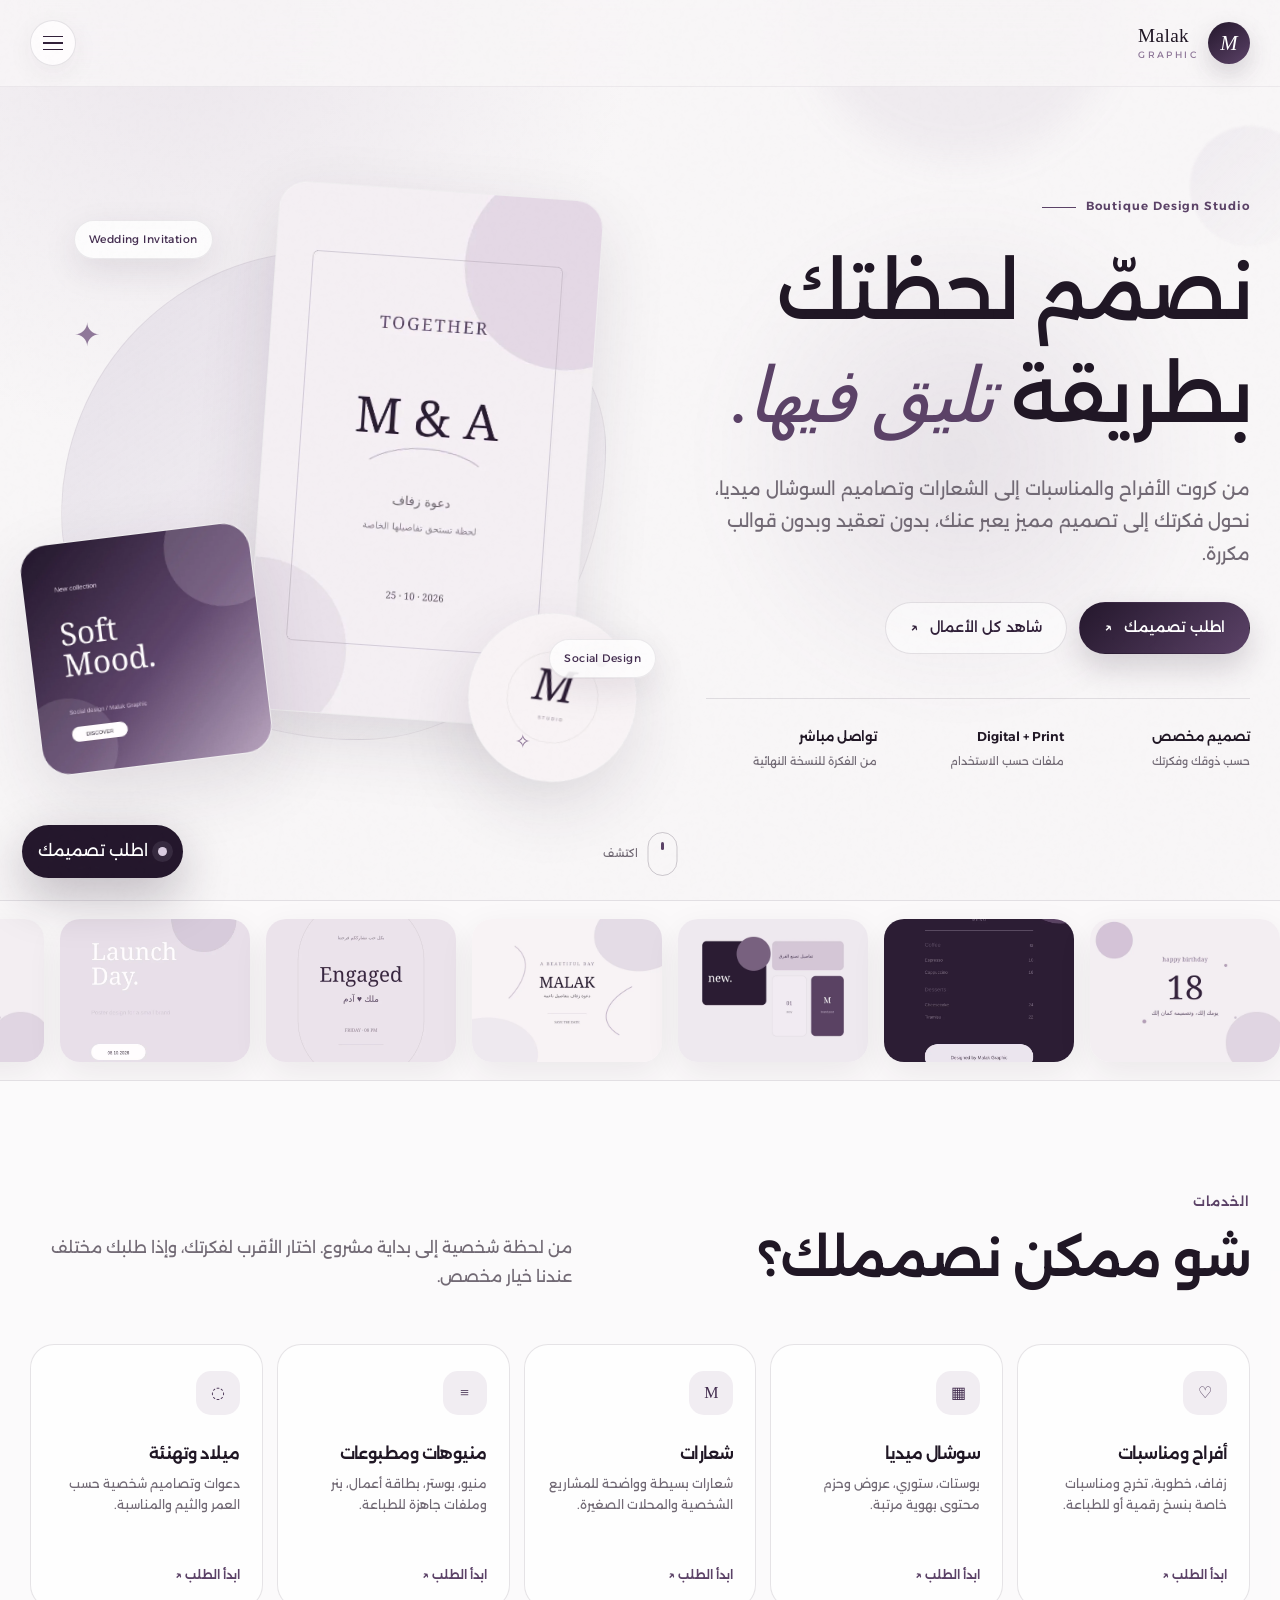
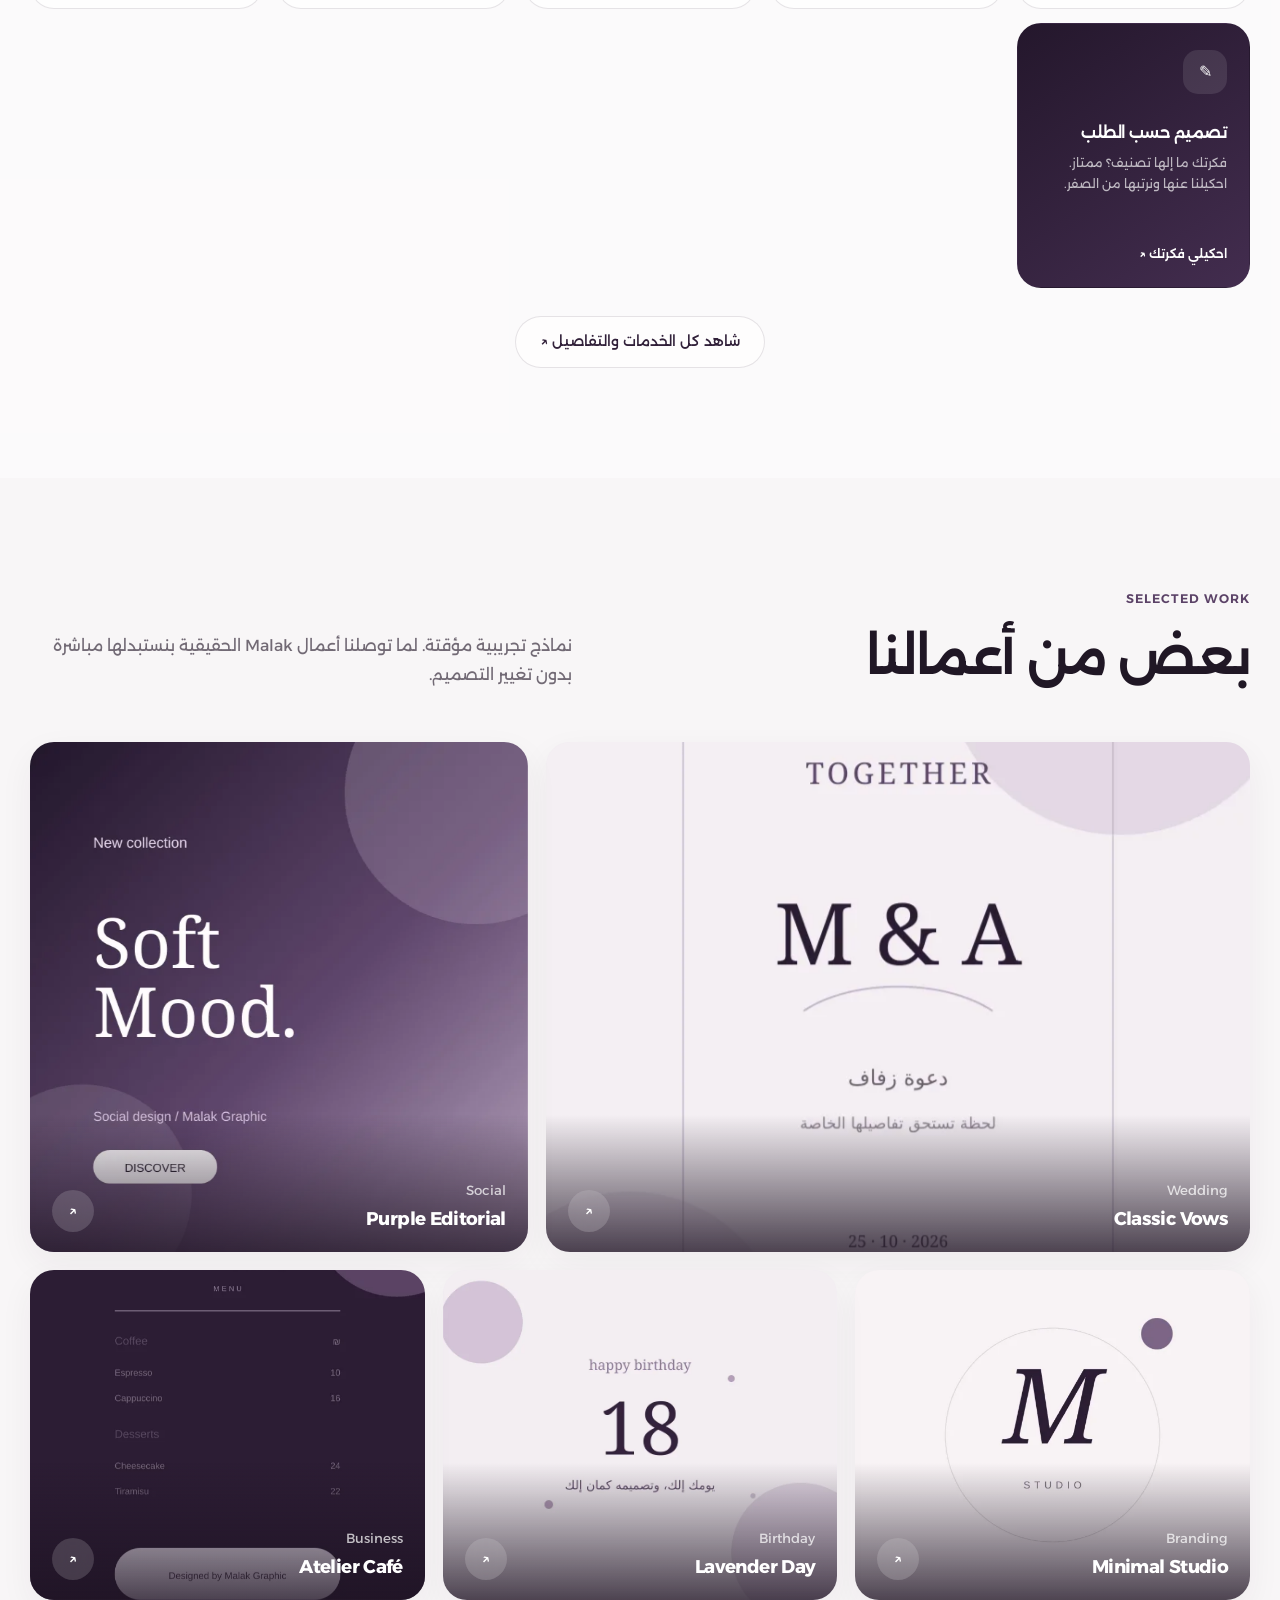
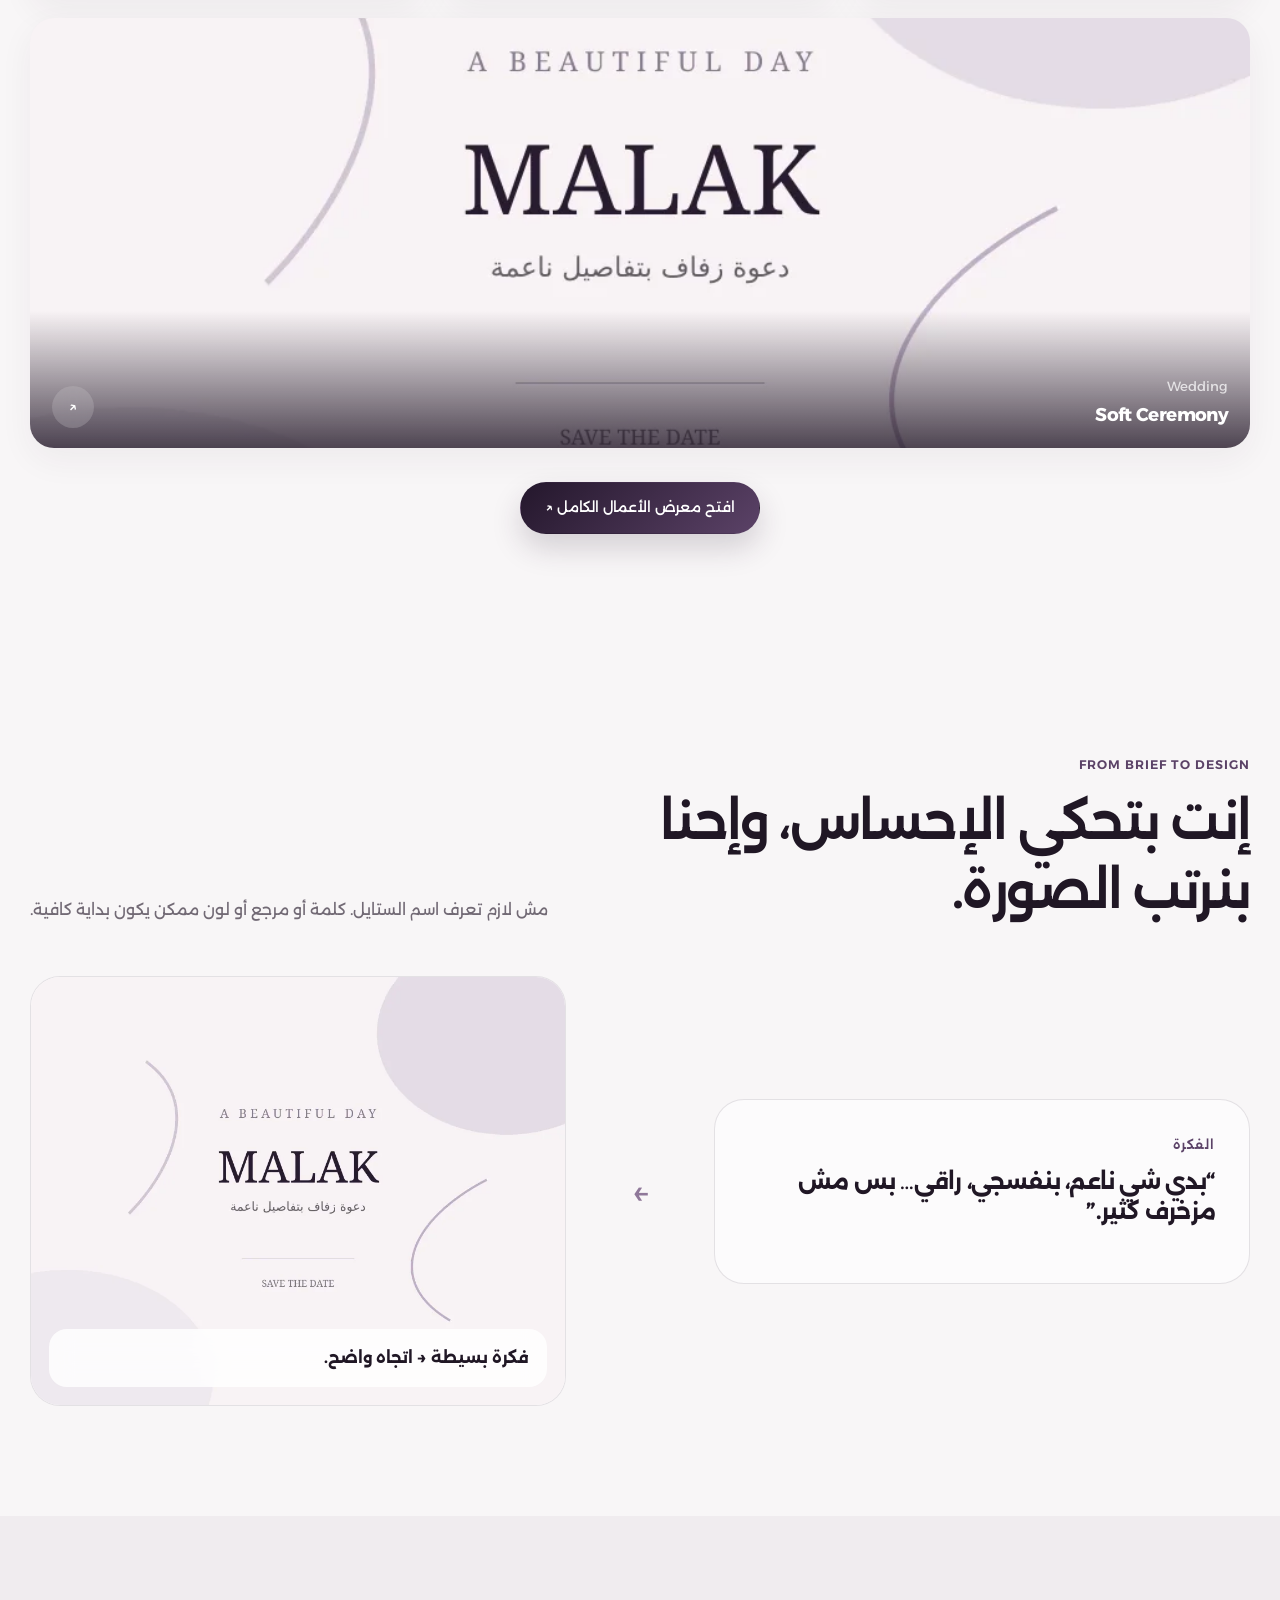
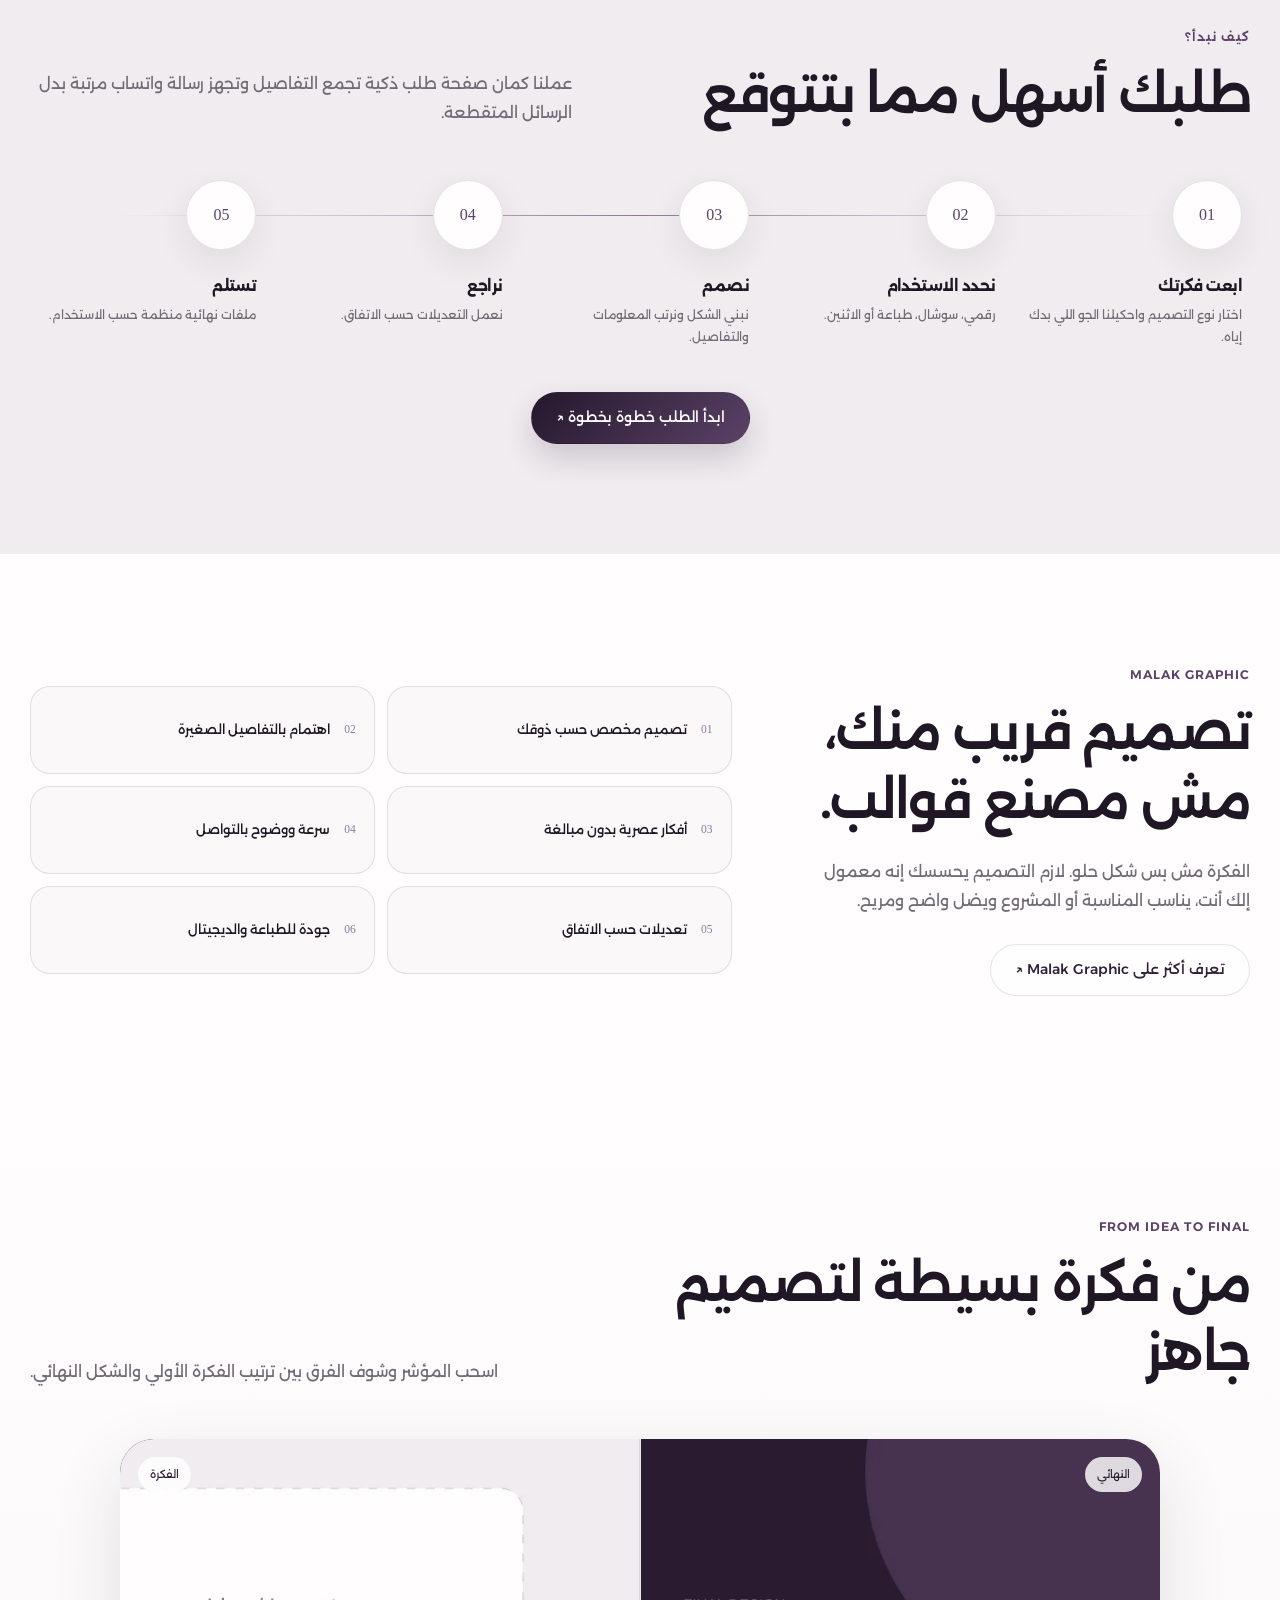
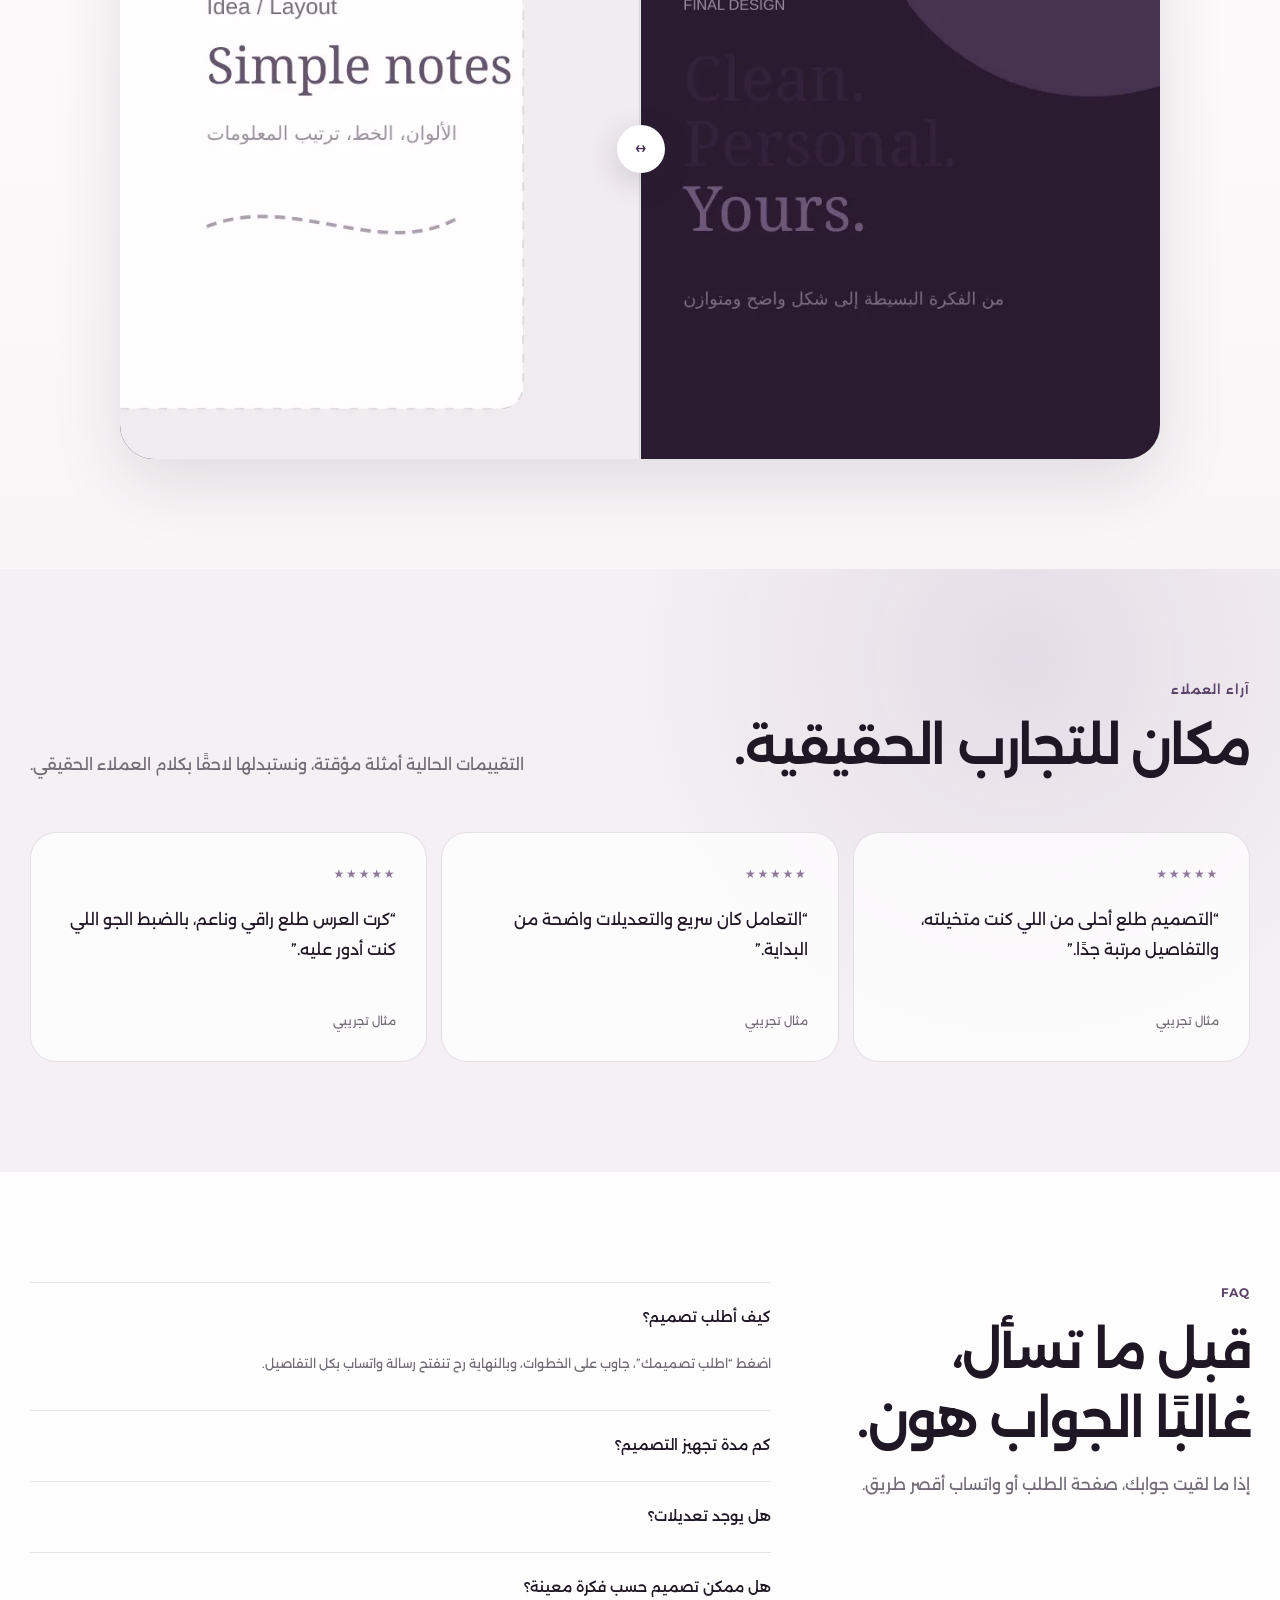
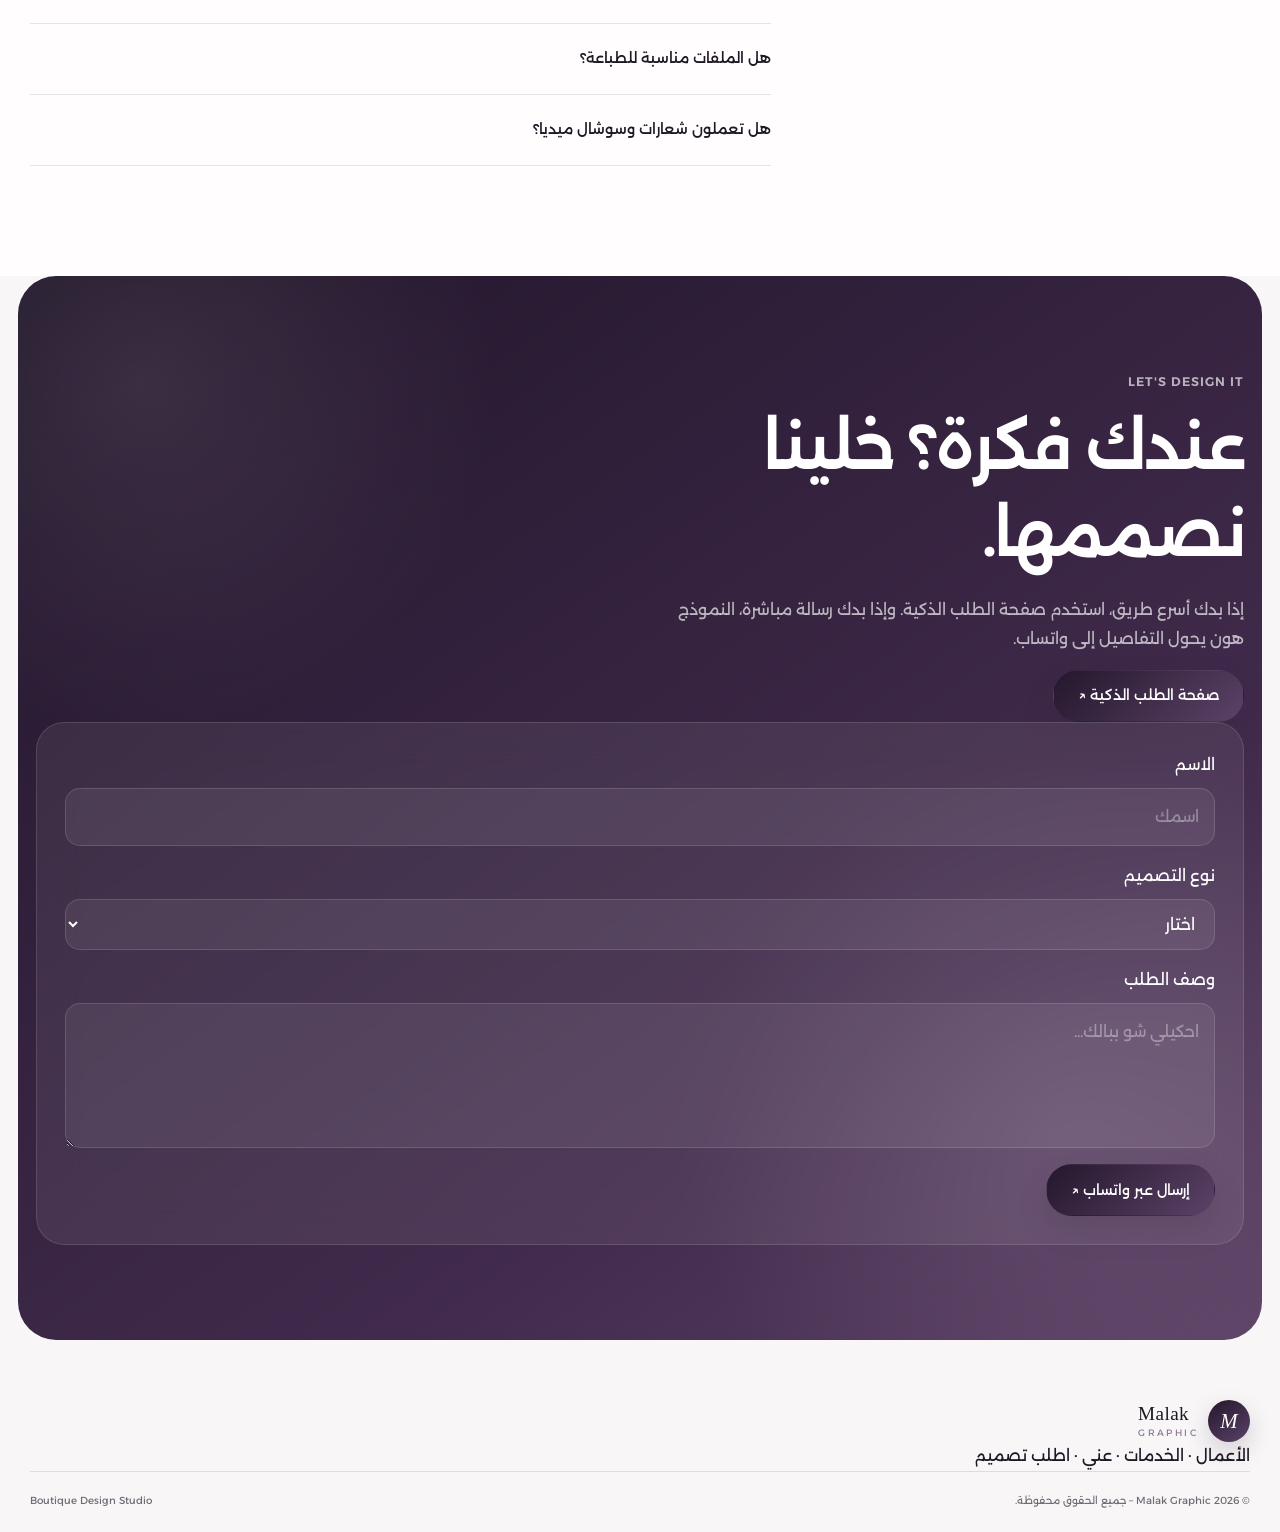
<file: index.html>
<!DOCTYPE html><html lang="ar" dir="rtl"><head><meta charset="UTF-8"><meta name="viewport" content="width=device-width,initial-scale=1"><meta name="theme-color" content="#f8f6f7"><title>Malak Graphic | تصميم كروت أفراح ومناسبات وتصاميم جرافيك</title><meta name="description" content="Malak Graphic لتصميم كروت الأفراح والمناسبات، الشعارات، تصاميم السوشال ميديا والتصاميم الشخصية حسب الطلب."><meta name="robots" content="index,follow"><link rel="canonical" href="https://malakgraphic.com/"><meta property="og:type" content="website"><meta property="og:locale" content="ar_AR"><meta property="og:title" content="Malak Graphic | تصميم يليق بلحظتك"><meta property="og:description" content="كروت أفراح، مناسبات، شعارات، سوشال ميديا وتصاميم مخصصة بطابع هادئ وراقي."><meta property="og:url" content="https://malakgraphic.com/"><meta property="og:image" content="assets/images/og-cover.webp"><meta name="twitter:card" content="summary_large_image"><meta name="twitter:title" content="Malak Graphic | تصميم يليق بلحظتك"><meta name="twitter:description" content="تصاميم شخصية ومناسبات وهوية بصرية بأسلوب راقٍ وقريب منك."><meta name="twitter:image" content="assets/images/og-cover.webp"><link rel="icon" href="assets/icons/favicon.svg" type="image/svg+xml"><link rel="preconnect" href="https://fonts.googleapis.com"><link rel="preconnect" href="https://fonts.gstatic.com" crossorigin><link href="https://fonts.googleapis.com/css2?family=Alexandria:wght@300;400;500;600;700&family=Noto+Kufi+Arabic:wght@400;500;600;700&display=swap" rel="stylesheet"><link rel="stylesheet" href="style.css"><link rel="stylesheet" href="pages.css"><script type="application/ld+json">{"@context":"https://schema.org","@type":"ProfessionalService","name":"Malak Graphic","url":"https://malakgraphic.com/","description":"استوديو تصميم جرافيك للأفراح والمناسبات والشعارات والسوشال ميديا والتصاميم المخصصة.","serviceType":"Graphic Design","areaServed":"Online"}</script></head><body><div class="page-noise" aria-hidden="true"></div><div class="cursor-glow" aria-hidden="true"></div><header class="site-header" id="top"><nav class="navbar container" aria-label="التنقل الرئيسي"><a class="brand" href="#home"><span class="brand-mark">M</span><span class="brand-text"><strong>Malak</strong><small>Graphic</small></span></a><button class="menu-toggle" aria-label="فتح القائمة" aria-expanded="false" aria-controls="nav-links"><span></span><span></span><span></span></button><div class="nav-panel" id="nav-links"><a href="#home">الرئيسية</a><a href="portfolio.html">الأعمال</a><a href="services.html">الخدمات</a><a href="about.html">عني</a><a href="#faq">الأسئلة الشائعة</a><a href="#contact">تواصل</a><a class="btn btn-sm btn-primary" href="order.html">اطلب تصميمك</a></div></nav></header><main><section class="hero section" id="home"><div class="hero-orb orb-one"></div><div class="hero-orb orb-two"></div><div class="container hero-grid"><div class="hero-copy reveal"><div class="eyebrow"><span></span> Boutique Design Studio</div><h1>نصمّم لحظتك بطريقة <em>تليق فيها.</em></h1><p class="hero-lead">من كروت الأفراح والمناسبات إلى الشعارات وتصاميم السوشال ميديا، نحول فكرتك إلى تصميم مميز يعبر عنك، بدون تعقيد وبدون قوالب مكررة.</p><div class="hero-actions"><a class="btn btn-primary" href="order.html">اطلب تصميمك <span>↗</span></a><a class="btn btn-ghost" href="portfolio.html">شاهد كل الأعمال <span>↗</span></a></div><div class="hero-trust"><div><strong>تصميم مخصص</strong><span>حسب ذوقك وفكرتك</span></div><div><strong>Digital + Print</strong><span>ملفات حسب الاستخدام</span></div><div><strong>تواصل مباشر</strong><span>من الفكرة للنسخة النهائية</span></div></div></div><div class="hero-visual reveal reveal-delay-1"><div class="mockup-stage" id="parallax-stage"><div class="floating-label label-one">Wedding Invitation</div><div class="floating-label label-two">Social Design</div><article class="mock-card card-main parallax-item" data-depth="18"><img src="assets/images/wedding-classic.webp" alt="نموذج دعوة زفاف من Malak Graphic" width="760" height="980" fetchpriority="high"></article><article class="mock-card card-side parallax-item" data-depth="-10"><img src="assets/images/social-purple.webp" alt="نموذج تصميم سوشال ميديا" width="700" height="700"></article><article class="mock-card card-logo parallax-item" data-depth="8"><img src="assets/images/logo-studio.webp" alt="نموذج شعار بسيط" width="700" height="700"></article><div class="spark spark-a">✦</div><div class="spark spark-b">✧</div></div></div></div><a class="scroll-cue" href="#services"><span></span> اكتشف</a></section><section class="marquee-shell" aria-label="عرض سريع للتصاميم"><div class="marquee-track"><div class="marquee-item"><img src="assets/images/wedding-soft.webp" alt="دعوة زفاف"></div><div class="marquee-item"><img src="assets/images/social-soft.webp" alt="تصميم سوشال"></div><div class="marquee-item"><img src="assets/images/menu.webp" alt="منيو"></div><div class="marquee-item"><img src="assets/images/birthday.webp" alt="عيد ميلاد"></div><div class="marquee-item"><img src="assets/images/poster.webp" alt="بوستر"></div><div class="marquee-item"><img src="assets/images/engagement.webp" alt="خطوبة"></div><div class="marquee-item"><img src="assets/images/wedding-soft.webp" alt="دعوة زفاف"></div><div class="marquee-item"><img src="assets/images/social-soft.webp" alt="تصميم سوشال"></div><div class="marquee-item"><img src="assets/images/menu.webp" alt="منيو"></div><div class="marquee-item"><img src="assets/images/birthday.webp" alt="عيد ميلاد"></div></div></section><section class="section services" id="services"><div class="container"><div class="section-head reveal"><div><span class="section-kicker">الخدمات</span><h2>شو ممكن نصمملك؟</h2></div><p>من لحظة شخصية إلى بداية مشروع. اختار الأقرب لفكرتك، وإذا طلبك مختلف عندنا خيار مخصص.</p></div><div class="services-grid stagger-group"><article class="service-card reveal" data-stagger><span class="service-icon">♡</span><h3>أفراح ومناسبات</h3><p>زفاف، خطوبة، تخرج ومناسبات خاصة بنسخ رقمية أو للطباعة.</p><a href="order.html" class="service-link">ابدأ الطلب ↗</a></article><article class="service-card reveal" data-stagger><span class="service-icon">▦</span><h3>سوشال ميديا</h3><p>بوستات، ستوري، عروض وحزم محتوى بهوية مرتبة.</p><a href="order.html" class="service-link">ابدأ الطلب ↗</a></article><article class="service-card reveal" data-stagger><span class="service-icon">M</span><h3>شعارات</h3><p>شعارات بسيطة وواضحة للمشاريع الشخصية والمحلات الصغيرة.</p><a href="order.html" class="service-link">ابدأ الطلب ↗</a></article><article class="service-card reveal" data-stagger><span class="service-icon">≡</span><h3>منيوهات ومطبوعات</h3><p>منيو، بوستر، بطاقة أعمال، بنر وملفات جاهزة للطباعة.</p><a href="order.html" class="service-link">ابدأ الطلب ↗</a></article><article class="service-card reveal" data-stagger><span class="service-icon">◌</span><h3>ميلاد وتهنئة</h3><p>دعوات وتصاميم شخصية حسب العمر والثيم والمناسبة.</p><a href="order.html" class="service-link">ابدأ الطلب ↗</a></article><article class="service-card reveal service-card-featured" data-stagger><span class="service-icon">✎</span><h3>تصميم حسب الطلب</h3><p>فكرتك ما إلها تصنيف؟ ممتاز. احكيلنا عنها ونرتبها من الصفر.</p><a href="order.html" class="service-link">احكيلي فكرتك ↗</a></article></div><div style="margin-top:28px;text-align:center"><a href="services.html" class="btn btn-ghost">شاهد كل الخدمات والتفاصيل ↗</a></div></div></section><section class="section" id="portfolio"><div class="container"><div class="section-head reveal"><div><span class="section-kicker">Selected work</span><h2>بعض من أعمالنا</h2></div><p>نماذج تجريبية مؤقتة. لما توصلنا أعمال Malak الحقيقية بنستبدلها مباشرة بدون تغيير التصميم.</p></div><div class="editorial-grid"><article class="editorial-card reveal" data-category="wedding"><img src="assets/images/wedding-classic.webp" alt="دعوة زفاف كلاسيكية" loading="lazy"><div class="editorial-overlay"><div><small>Wedding</small><h3>Classic Vows</h3></div><a href="project.html?p=wedding">↗</a></div></article><article class="editorial-card reveal" data-category="social"><img src="assets/images/social-purple.webp" alt="سوشال ميديا" loading="lazy"><div class="editorial-overlay"><div><small>Social</small><h3>Purple Editorial</h3></div><a href="project.html?p=social">↗</a></div></article><article class="editorial-card reveal" data-category="branding"><img src="assets/images/logo-studio.webp" alt="شعار" loading="lazy"><div class="editorial-overlay"><div><small>Branding</small><h3>Minimal Studio</h3></div><a href="project.html?p=logo">↗</a></div></article><article class="editorial-card reveal" data-category="birthday"><img src="assets/images/birthday.webp" alt="دعوة عيد ميلاد" loading="lazy"><div class="editorial-overlay"><div><small>Birthday</small><h3>Lavender Day</h3></div><a href="project.html?p=birthday">↗</a></div></article><article class="editorial-card reveal" data-category="business"><img src="assets/images/menu.webp" alt="منيو" loading="lazy"><div class="editorial-overlay"><div><small>Business</small><h3>Atelier Café</h3></div><a href="project.html?p=menu">↗</a></div></article><article class="editorial-card reveal" data-category="wedding"><img src="assets/images/wedding-soft.webp" alt="دعوة زفاف ناعمة" loading="lazy"><div class="editorial-overlay"><div><small>Wedding</small><h3>Soft Ceremony</h3></div><a href="project.html?p=wedding">↗</a></div></article></div><div style="margin-top:34px;text-align:center"><a href="portfolio.html" class="btn btn-primary">افتح معرض الأعمال الكامل ↗</a></div></div></section><section class="section"><div class="container"><div class="section-head reveal"><div><span class="section-kicker">From brief to design</span><h2>إنت بتحكي الإحساس، وإحنا بنرتب الصورة.</h2></div><p>مش لازم تعرف اسم الستايل. كلمة أو مرجع أو لون ممكن يكون بداية كافية.</p></div><div class="brief-transform"><article class="brief-card quote reveal"><span class="section-kicker">الفكرة</span><h3>“بدي شي ناعم، بنفسجي، راقي… بس مش مزخرف كثير.”</h3></article><div class="brief-arrow reveal">←</div><article class="brief-card brief-result reveal"><img src="assets/images/wedding-soft.webp" alt="النتيجة النهائية لفكرة ناعمة بنفسجية" loading="lazy"><div class="caption"><strong>فكرة بسيطة → اتجاه واضح.</strong></div></article></div></div></section><section class="section process-section"><div class="container"><div class="section-head reveal"><div><span class="section-kicker">كيف نبدأ؟</span><h2>طلبك أسهل مما بتتوقع</h2></div><p>عملنا كمان صفحة طلب ذكية تجمع التفاصيل وتجهز رسالة واتساب مرتبة بدل الرسائل المتقطعة.</p></div><div class="timeline"><article class="timeline-step reveal"><span>01</span><div><h3>ابعت فكرتك</h3><p>اختار نوع التصميم واحكيلنا الجو اللي بدك إياه.</p></div></article><article class="timeline-step reveal"><span>02</span><div><h3>نحدد الاستخدام</h3><p>رقمي، سوشال، طباعة أو الاثنين.</p></div></article><article class="timeline-step reveal"><span>03</span><div><h3>نصمم</h3><p>نبني الشكل ونرتب المعلومات والتفاصيل.</p></div></article><article class="timeline-step reveal"><span>04</span><div><h3>نراجع</h3><p>نعمل التعديلات حسب الاتفاق.</p></div></article><article class="timeline-step reveal"><span>05</span><div><h3>تستلم</h3><p>ملفات نهائية منظمة حسب الاستخدام.</p></div></article></div><div style="margin-top:32px;text-align:center"><a href="order.html" class="btn btn-primary">ابدأ الطلب خطوة بخطوة ↗</a></div></div></section><section class="section why-section" id="about"><div class="container why-grid"><div class="why-copy reveal"><span class="section-kicker">Malak Graphic</span><h2>تصميم قريب منك، مش مصنع قوالب.</h2><p>الفكرة مش بس شكل حلو. لازم التصميم يحسسك إنه معمول إلك أنت، يناسب المناسبة أو المشروع ويضل واضح ومريح.</p><a href="about.html" class="btn btn-ghost">تعرف أكثر على Malak Graphic ↗</a></div><div class="why-points stagger-group"><div class="why-card reveal" data-stagger><span>01</span><strong>تصميم مخصص حسب ذوقك</strong></div><div class="why-card reveal" data-stagger><span>02</span><strong>اهتمام بالتفاصيل الصغيرة</strong></div><div class="why-card reveal" data-stagger><span>03</span><strong>أفكار عصرية بدون مبالغة</strong></div><div class="why-card reveal" data-stagger><span>04</span><strong>سرعة ووضوح بالتواصل</strong></div><div class="why-card reveal" data-stagger><span>05</span><strong>تعديلات حسب الاتفاق</strong></div><div class="why-card reveal" data-stagger><span>06</span><strong>جودة للطباعة والديجيتال</strong></div></div></div></section><section class="section before-after-section"><div class="container"><div class="section-head reveal"><div><span class="section-kicker">From idea to final</span><h2>من فكرة بسيطة لتصميم جاهز</h2></div><p>اسحب المؤشر وشوف الفرق بين ترتيب الفكرة الأولي والشكل النهائي.</p></div><div class="comparison-wrap reveal"><div class="comparison" id="comparison"><img class="comparison-base" src="assets/images/final-design.webp" alt="التصميم النهائي" width="1200" height="760" loading="lazy"><div class="comparison-before" id="comparison-before"><img src="assets/images/sketch-design.webp" alt="المخطط الأولي" width="1200" height="760" loading="lazy"></div><div class="comparison-divider" id="comparison-divider"><span>↔</span></div><input id="comparison-range" type="range" min="0" max="100" value="50" aria-label="مقارنة قبل وبعد"><span class="compare-label before-label">الفكرة</span><span class="compare-label after-label">النهائي</span></div></div></div></section><section class="section testimonials-section"><div class="container"><div class="section-head reveal"><div><span class="section-kicker">آراء العملاء</span><h2>مكان للتجارب الحقيقية.</h2></div><p>التقييمات الحالية أمثلة مؤقتة، ونستبدلها لاحقًا بكلام العملاء الحقيقي.</p></div><div class="testimonials-grid stagger-group"><blockquote class="testimonial reveal" data-stagger><div class="stars">★★★★★</div><p>“التصميم طلع أحلى من اللي كنت متخيلته، والتفاصيل مرتبة جدًا.”</p><footer>مثال تجريبي</footer></blockquote><blockquote class="testimonial reveal" data-stagger><div class="stars">★★★★★</div><p>“التعامل كان سريع والتعديلات واضحة من البداية.”</p><footer>مثال تجريبي</footer></blockquote><blockquote class="testimonial reveal" data-stagger><div class="stars">★★★★★</div><p>“كرت العرس طلع راقي وناعم، بالضبط الجو اللي كنت أدور عليه.”</p><footer>مثال تجريبي</footer></blockquote></div></div></section><section class="section faq-section" id="faq"><div class="container faq-grid"><div class="faq-intro reveal"><span class="section-kicker">FAQ</span><h2>قبل ما تسأل، غالبًا الجواب هون.</h2><p>إذا ما لقيت جوابك، صفحة الطلب أو واتساب أقصر طريق.</p></div><div class="faq-list"><details class="faq-item reveal" open><summary>كيف أطلب تصميم؟</summary><p>اضغط “اطلب تصميمك”، جاوب على الخطوات، وبالنهاية رح تنفتح رسالة واتساب بكل التفاصيل.</p></details><details class="faq-item reveal"><summary>كم مدة تجهيز التصميم؟</summary><p>تعتمد على نوع التصميم وحجم الطلب. الموعد يتحدد بعد معرفة التفاصيل.</p></details><details class="faq-item reveal"><summary>هل يوجد تعديلات؟</summary><p>نعم، حسب الاتفاق قبل بداية العمل.</p></details><details class="faq-item reveal"><summary>هل ممكن تصميم حسب فكرة معينة؟</summary><p>أكيد. ابعت الفكرة أو المرجع، ونبني اتجاه مخصص بدون نسخ مباشر.</p></details><details class="faq-item reveal"><summary>هل الملفات مناسبة للطباعة؟</summary><p>إذا الطلب للطباعة، نجهز الملف بالمقاس والاستخدام المتفق عليه.</p></details><details class="faq-item reveal"><summary>هل تعملون شعارات وسوشال ميديا؟</summary><p>نعم، خصوصًا للمشاريع الشخصية والمحلات والبراندات الصغيرة.</p></details></div></div></section><section class="section contact-section" id="contact"><div class="container contact-card reveal"><div class="contact-copy"><span class="section-kicker light">Let's design it</span><h2>عندك فكرة؟ خلينا نصممها.</h2><p>إذا بدك أسرع طريق، استخدم صفحة الطلب الذكية. وإذا بدك رسالة مباشرة، النموذج هون يحول التفاصيل إلى واتساب.</p><a href="order.html" class="btn btn-primary">صفحة الطلب الذكية ↗</a></div><form class="contact-form" id="contact-form"><label>الاسم<input id="client-name" type="text" required placeholder="اسمك"></label><label>نوع التصميم<select id="design-type" required><option value="">اختار</option><option>كرت زفاف أو مناسبة</option><option>تصميم سوشال ميديا</option><option>شعار</option><option>منيو / مطبوعات</option><option>تصميم شخصي</option><option>تصميم مخصص</option></select></label><label>وصف الطلب<textarea id="request-details" rows="4" required placeholder="احكيلي شو ببالك..."></textarea></label><button class="btn btn-primary" type="submit">إرسال عبر واتساب ↗</button></form></div></section></main><a class="floating-order" href="order.html"><i></i> اطلب تصميمك</a><a class="mobile-cta" href="order.html">اطلب تصميمك الآن</a><footer class="footer"><div class="container"><div class="footer-main"><a class="brand" href="#top"><span class="brand-mark">M</span><span class="brand-text"><strong>Malak</strong><small>Graphic</small></span></a><div><a href="portfolio.html">الأعمال</a> · <a href="services.html">الخدمات</a> · <a href="about.html">عني</a> · <a href="order.html">اطلب تصميم</a></div></div><div class="footer-bottom"><span>© <span id="year"></span> Malak Graphic – جميع الحقوق محفوظة.</span><span>Boutique Design Studio</span></div></div></footer><div id="lightbox" aria-hidden="true"></div><script src="script.js"></script><script src="pages.js"></script></body></html>
</file>
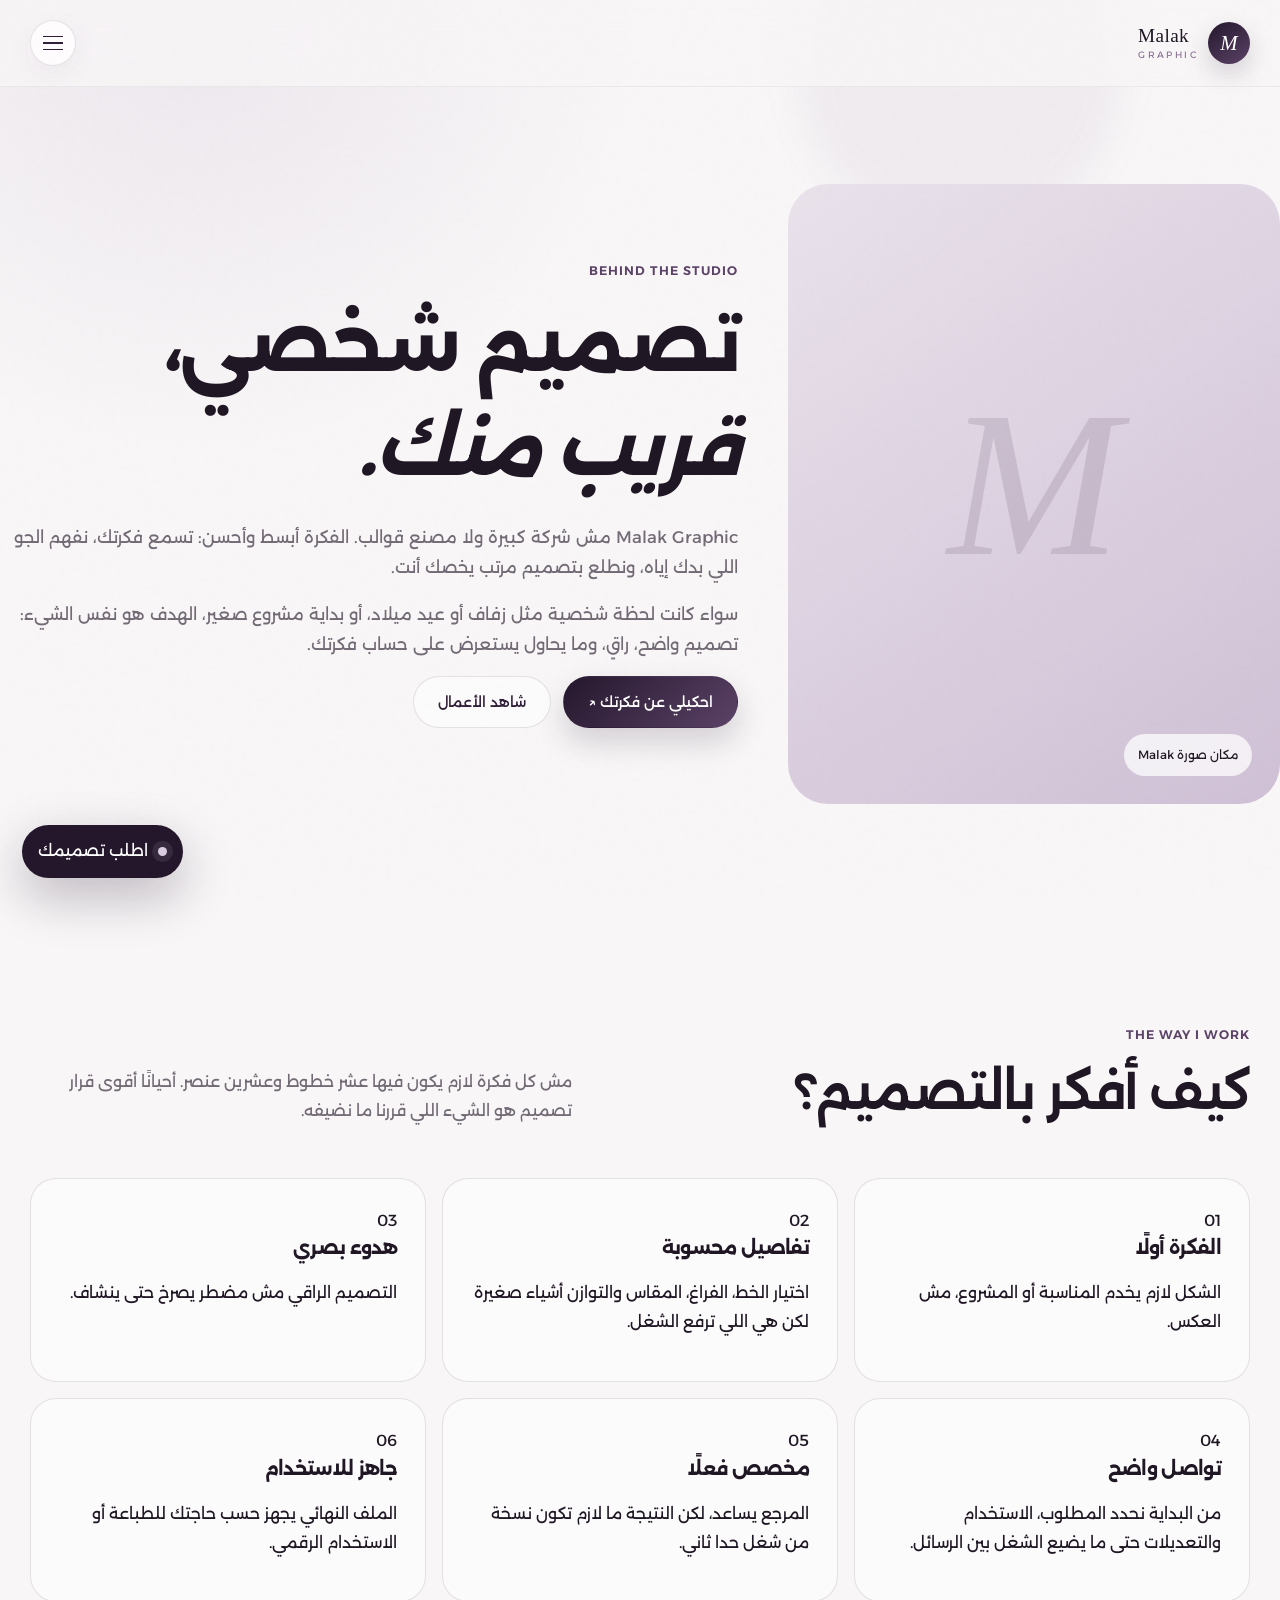
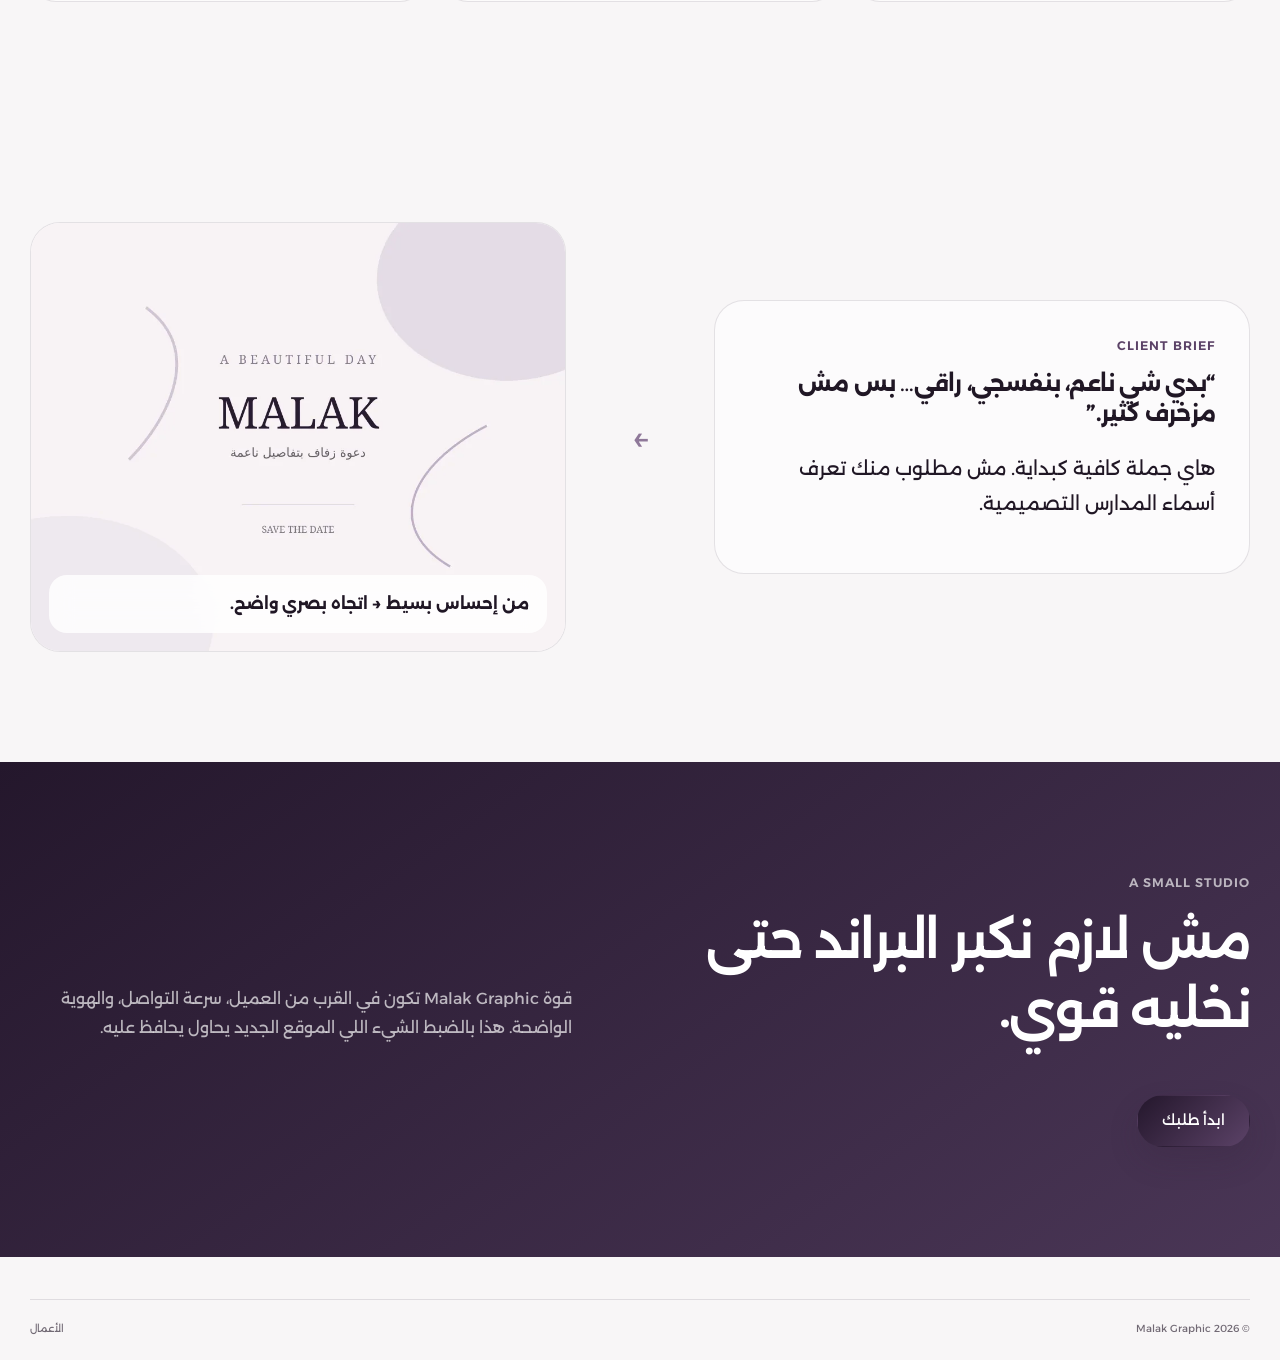
<file: about.html>
<!DOCTYPE html><html lang="ar" dir="rtl"><head><meta charset="UTF-8"><meta name="viewport" content="width=device-width,initial-scale=1"><title>عن Malak | Malak Graphic</title><meta name="description" content="تعرف على Malak Graphic، استوديو تصميم شخصي هادئ يهتم بالتفاصيل ويصمم للأفراد والمشاريع الصغيرة."><link rel="icon" href="assets/icons/favicon.svg"><link rel="preconnect" href="https://fonts.googleapis.com"><link rel="preconnect" href="https://fonts.gstatic.com" crossorigin><link href="https://fonts.googleapis.com/css2?family=Alexandria:wght@300;400;500;600;700&family=Noto+Kufi+Arabic:wght@400;500;600;700&display=swap" rel="stylesheet"><link rel="stylesheet" href="style.css"><link rel="stylesheet" href="pages.css"></head><body class="inner-page"><div class="page-noise"></div><div class="cursor-glow"></div><header class="site-header scrolled"><nav class="navbar container"><a class="brand" href="index.html"><span class="brand-mark">M</span><span class="brand-text"><strong>Malak</strong><small>Graphic</small></span></a><button class="menu-toggle" aria-label="فتح القائمة" aria-expanded="false"><span></span><span></span><span></span></button><div class="nav-panel"><a href="index.html" data-page="index.html">الرئيسية</a><a href="portfolio.html" data-page="portfolio.html">الأعمال</a><a href="services.html" data-page="services.html">الخدمات</a><a href="about.html" data-page="about.html">عني</a><a class="btn btn-sm btn-primary" href="order.html">اطلب تصميمك</a></div></nav></header><main><section class="section"><div class="container about-grid"><div class="portrait-placeholder reveal" aria-label="مكان مخصص لإضافة صورة Malak لاحقًا"></div><div class="about-copy reveal"><span class="section-kicker">Behind the studio</span><h1>تصميم شخصي، <em>قريب منك.</em></h1><p>Malak Graphic مش شركة كبيرة ولا مصنع قوالب. الفكرة أبسط وأحسن: تسمع فكرتك، نفهم الجو اللي بدك إياه، ونطلع بتصميم مرتب يخصك أنت.</p><p>سواء كانت لحظة شخصية مثل زفاف أو عيد ميلاد، أو بداية مشروع صغير، الهدف هو نفس الشيء: تصميم واضح، راقٍ، وما يحاول يستعرض على حساب فكرتك.</p><div class="hero-actions"><a class="btn btn-primary" href="order.html">احكيلي عن فكرتك ↗</a><a class="btn btn-ghost" href="portfolio.html">شاهد الأعمال</a></div></div></div></section><section class="section"><div class="container"><div class="section-head reveal"><div><span class="section-kicker">The way I work</span><h2>كيف أفكر بالتصميم؟</h2></div><p>مش كل فكرة لازم يكون فيها عشر خطوط وعشرين عنصر. أحيانًا أقوى قرار تصميم هو الشيء اللي قررنا ما نضيفه.</p></div><div class="values-grid"><article class="value-card reveal"><span>01</span><h3>الفكرة أولًا</h3><p>الشكل لازم يخدم المناسبة أو المشروع، مش العكس.</p></article><article class="value-card reveal"><span>02</span><h3>تفاصيل محسوبة</h3><p>اختيار الخط، الفراغ، المقاس والتوازن أشياء صغيرة لكن هي اللي ترفع الشغل.</p></article><article class="value-card reveal"><span>03</span><h3>هدوء بصري</h3><p>التصميم الراقي مش مضطر يصرخ حتى ينشاف.</p></article><article class="value-card reveal"><span>04</span><h3>تواصل واضح</h3><p>من البداية نحدد المطلوب، الاستخدام والتعديلات حتى ما يضيع الشغل بين الرسائل.</p></article><article class="value-card reveal"><span>05</span><h3>مخصص فعلًا</h3><p>المرجع يساعد، لكن النتيجة ما لازم تكون نسخة من شغل حدا ثاني.</p></article><article class="value-card reveal"><span>06</span><h3>جاهز للاستخدام</h3><p>الملف النهائي يجهز حسب حاجتك للطباعة أو الاستخدام الرقمي.</p></article></div></div></section><section class="section"><div class="container"><div class="brief-transform"><article class="brief-card quote reveal"><span class="section-kicker">Client brief</span><h3>“بدي شي ناعم، بنفسجي، راقي… بس مش مزخرف كثير.”</h3><p>هاي جملة كافية كبداية. مش مطلوب منك تعرف أسماء المدارس التصميمية.</p></article><div class="brief-arrow reveal">←</div><article class="brief-card brief-result reveal"><img src="assets/images/wedding-soft.webp" alt="مثال على تحويل وصف بسيط لتصميم نهائي" loading="lazy"><div class="caption"><strong>من إحساس بسيط → اتجاه بصري واضح.</strong></div></article></div></div></section><section class="section style-lab"><div class="container"><div class="section-head reveal"><div><span class="section-kicker light">A small studio</span><h2>مش لازم نكبر البراند حتى نخليه قوي.</h2></div><p>قوة Malak Graphic تكون في القرب من العميل، سرعة التواصل، والهوية الواضحة. هذا بالضبط الشيء اللي الموقع الجديد يحاول يحافظ عليه.</p></div><a class="btn btn-primary" href="order.html">ابدأ طلبك</a></div></section></main><a class="floating-order" href="order.html"><i></i> اطلب تصميمك</a><a class="mobile-cta" href="order.html">اطلب تصميمك الآن</a><footer class="footer"><div class="container"><div class="footer-bottom"><span>© <span id="year"></span> Malak Graphic</span><a href="portfolio.html">الأعمال</a></div></div></footer><div id="lightbox" aria-hidden="true"></div><script src="script.js"></script><script src="pages.js"></script></body></html>
</file>
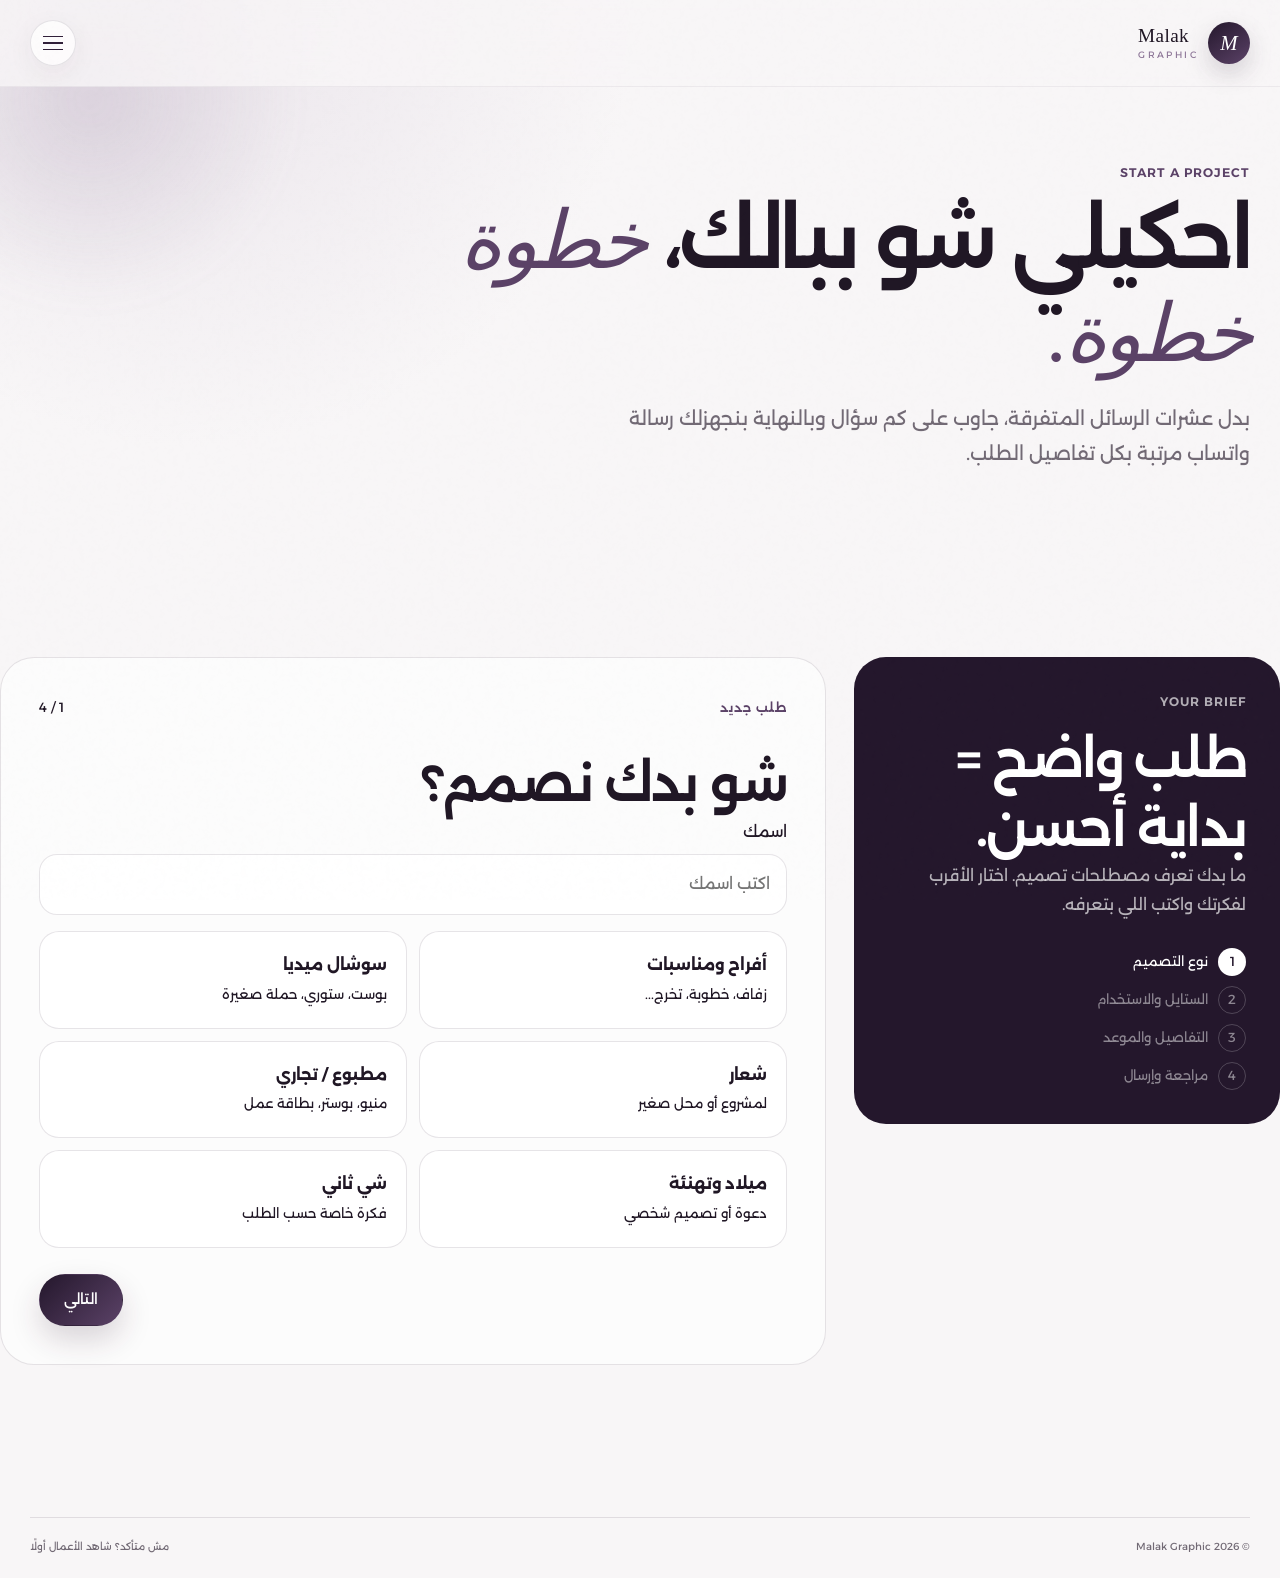
<file: order.html>
<!DOCTYPE html><html lang="ar" dir="rtl"><head><meta charset="UTF-8"><meta name="viewport" content="width=device-width,initial-scale=1"><title>اطلب تصميمك | Malak Graphic</title><meta name="description" content="ابدأ طلب تصميمك مع Malak Graphic بخطوات بسيطة وتنتهي برسالة واتساب مرتبة بكل التفاصيل."><link rel="icon" href="assets/icons/favicon.svg"><link rel="preconnect" href="https://fonts.googleapis.com"><link rel="preconnect" href="https://fonts.gstatic.com" crossorigin><link href="https://fonts.googleapis.com/css2?family=Alexandria:wght@300;400;500;600;700&family=Noto+Kufi+Arabic:wght@400;500;600;700&display=swap" rel="stylesheet"><link rel="stylesheet" href="style.css"><link rel="stylesheet" href="pages.css"></head><body class="inner-page"><div class="page-noise"></div><header class="site-header scrolled"><nav class="navbar container"><a class="brand" href="index.html"><span class="brand-mark">M</span><span class="brand-text"><strong>Malak</strong><small>Graphic</small></span></a><button class="menu-toggle" aria-label="فتح القائمة" aria-expanded="false"><span></span><span></span><span></span></button><div class="nav-panel"><a href="index.html">الرئيسية</a><a href="portfolio.html">الأعمال</a><a href="services.html">الخدمات</a><a href="about.html">عني</a><a class="btn btn-sm btn-primary" href="order.html">اطلب تصميمك</a></div></nav></header><main><section class="page-hero"><div class="page-orb"></div><div class="container reveal"><span class="section-kicker">Start a project</span><h1>احكيلي شو ببالك، <em>خطوة خطوة.</em></h1><p>بدل عشرات الرسائل المتفرقة، جاوب على كم سؤال وبالنهاية بنجهزلك رسالة واتساب مرتبة بكل تفاصيل الطلب.</p></div></section><section class="section"><div class="container order-layout"><aside class="order-aside reveal"><span class="section-kicker light">Your brief</span><h2>طلب واضح = بداية أحسن.</h2><p>ما بدك تعرف مصطلحات تصميم. اختار الأقرب لفكرتك واكتب اللي بتعرفه.</p><div class="order-progress"><div class="progress-item active" data-step="1"><span>1</span>نوع التصميم</div><div class="progress-item" data-step="2"><span>2</span>الستايل والاستخدام</div><div class="progress-item" data-step="3"><span>3</span>التفاصيل والموعد</div><div class="progress-item" data-step="4"><span>4</span>مراجعة وإرسال</div></div></aside><div class="order-form-shell reveal" id="order-wizard"><div style="display:flex;justify-content:space-between;gap:12px;align-items:center;margin-bottom:28px"><span class="section-kicker" style="margin:0">طلب جديد</span><small id="step-count">1 / 4</small></div><section class="form-step active" data-step="1"><h2>شو بدك نصمم؟</h2><div class="field"><label>اسمك</label><input name="clientName" type="text" placeholder="اكتب اسمك"></div><div class="choice-grid"><div class="choice"><input type="radio" name="designType" id="type-wedding" value="كرت زفاف أو مناسبة"><label for="type-wedding"><strong>أفراح ومناسبات</strong><br><small>زفاف، خطوبة، تخرج...</small></label></div><div class="choice"><input type="radio" name="designType" id="type-social" value="تصميم سوشال ميديا"><label for="type-social"><strong>سوشال ميديا</strong><br><small>بوست، ستوري، حملة صغيرة</small></label></div><div class="choice"><input type="radio" name="designType" id="type-logo" value="شعار أو هوية بسيطة"><label for="type-logo"><strong>شعار</strong><br><small>لمشروع أو محل صغير</small></label></div><div class="choice"><input type="radio" name="designType" id="type-print" value="تصميم مطبوع أو تجاري"><label for="type-print"><strong>مطبوع / تجاري</strong><br><small>منيو، بوستر، بطاقة عمل</small></label></div><div class="choice"><input type="radio" name="designType" id="type-birthday" value="عيد ميلاد أو تهنئة"><label for="type-birthday"><strong>ميلاد وتهنئة</strong><br><small>دعوة أو تصميم شخصي</small></label></div><div class="choice"><input type="radio" name="designType" id="type-custom" value="تصميم مخصص"><label for="type-custom"><strong>شي ثاني</strong><br><small>فكرة خاصة حسب الطلب</small></label></div></div></section><section class="form-step" data-step="2"><h2>أي إحساس أقرب إلك؟</h2><div class="choice-grid"><div class="choice"><input type="radio" name="designStyle" id="s1" value="Minimal وهادئ"><label for="s1">Minimal وهادئ</label></div><div class="choice"><input type="radio" name="designStyle" id="s2" value="Classic وراقي"><label for="s2">Classic وراقي</label></div><div class="choice"><input type="radio" name="designStyle" id="s3" value="Romantic وناعم"><label for="s3">Romantic وناعم</label></div><div class="choice"><input type="radio" name="designStyle" id="s4" value="Modern وعصري"><label for="s4">Modern وعصري</label></div></div><div class="field" style="margin-top:20px"><label>وين رح تستخدم التصميم؟</label><select name="usage"><option value="">اختار الاستخدام</option><option>واتساب / استخدام رقمي</option><option>Instagram / Social media</option><option>طباعة</option><option>طباعة + رقمي</option><option>مش متأكد</option></select></div></section><section class="form-step" data-step="3"><h2>التفاصيل اللي بتعرفها</h2><div class="field"><label>الموعد المطلوب</label><input name="deadline" type="date"></div><div class="field"><label>احكي عن فكرتك</label><textarea name="details" rows="7" placeholder="مثال: كرت خطوبة، بحب الأوف وايت والبنفسجي، بدي شي ناعم بدون زحمة..."></textarea></div><p style="color:var(--muted);font-size:.85rem">لاحقًا ممكن نضيف رفع ملفات إذا انتقلنا لحل يدعم تخزين، لكن النسخة الحالية Frontend فقط كما طلبت.</p></section><section class="form-step" data-step="4"><h2>راجع طلبك</h2><p>هاي الرسالة رح تنفتح بواتساب. بتقدر تعدل عليها هناك قبل الإرسال.</p><div class="summary-box" id="order-summary"></div></section><div class="form-nav"><button class="btn btn-ghost" type="button" id="prev-step">السابق</button><button class="btn btn-primary" type="button" id="next-step">التالي</button></div></div></div></section></main><footer class="footer"><div class="container"><div class="footer-bottom"><span>© <span id="year"></span> Malak Graphic</span><a href="portfolio.html">مش متأكد؟ شاهد الأعمال أولًا</a></div></div></footer><div id="lightbox" aria-hidden="true"></div><script src="script.js"></script><script src="pages.js"></script></body></html>
</file>
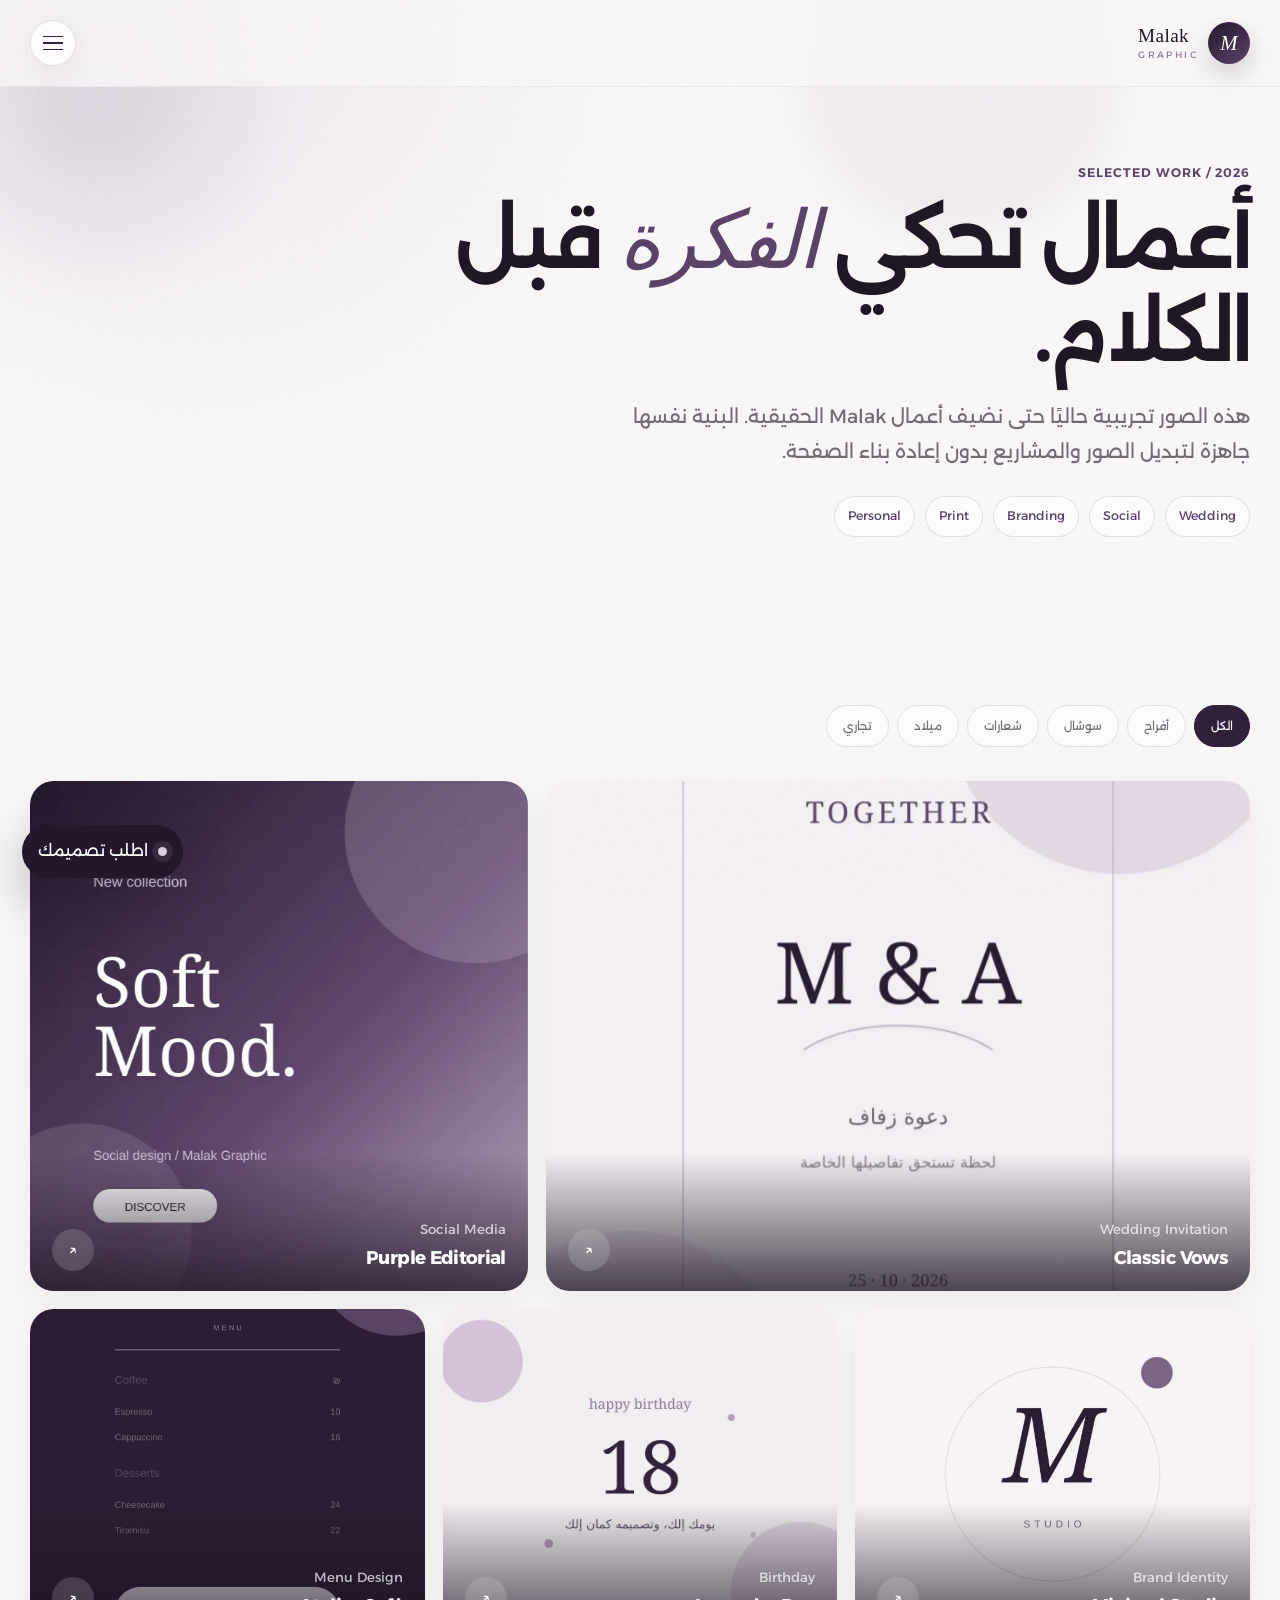
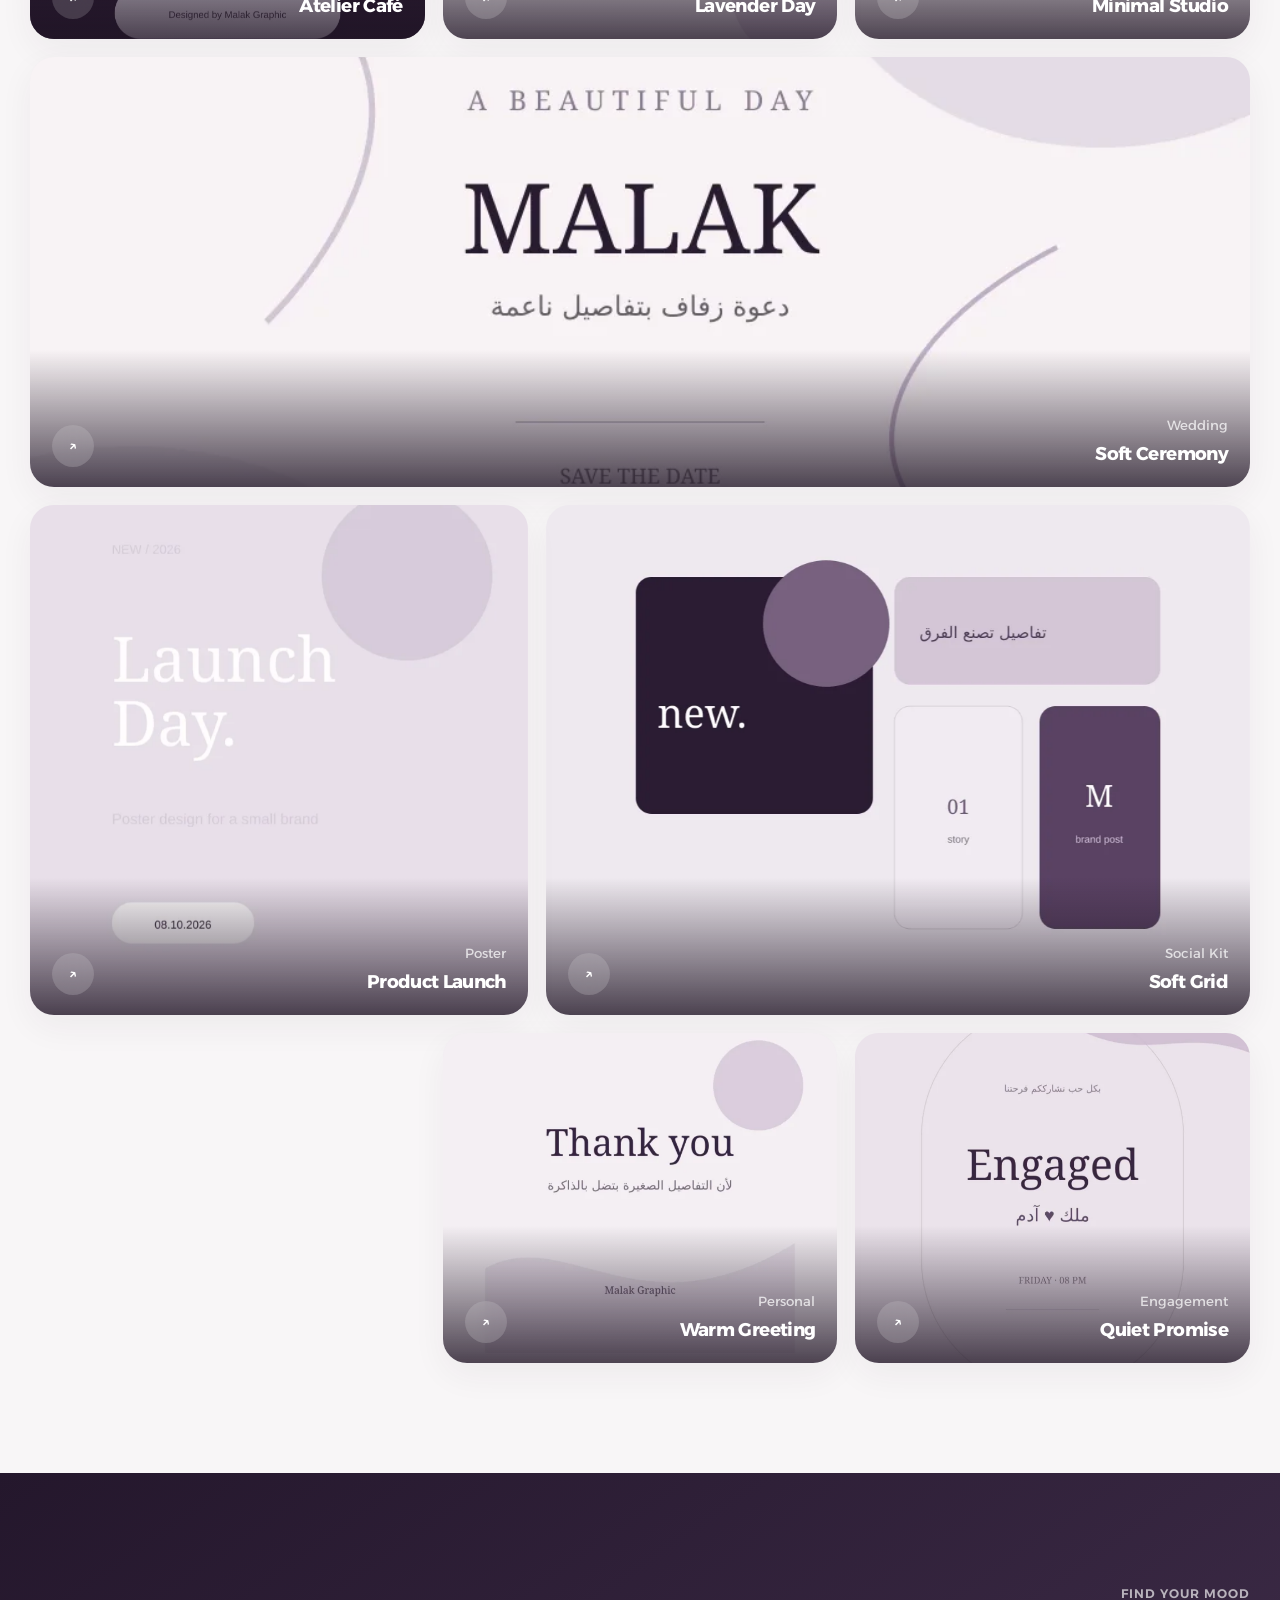
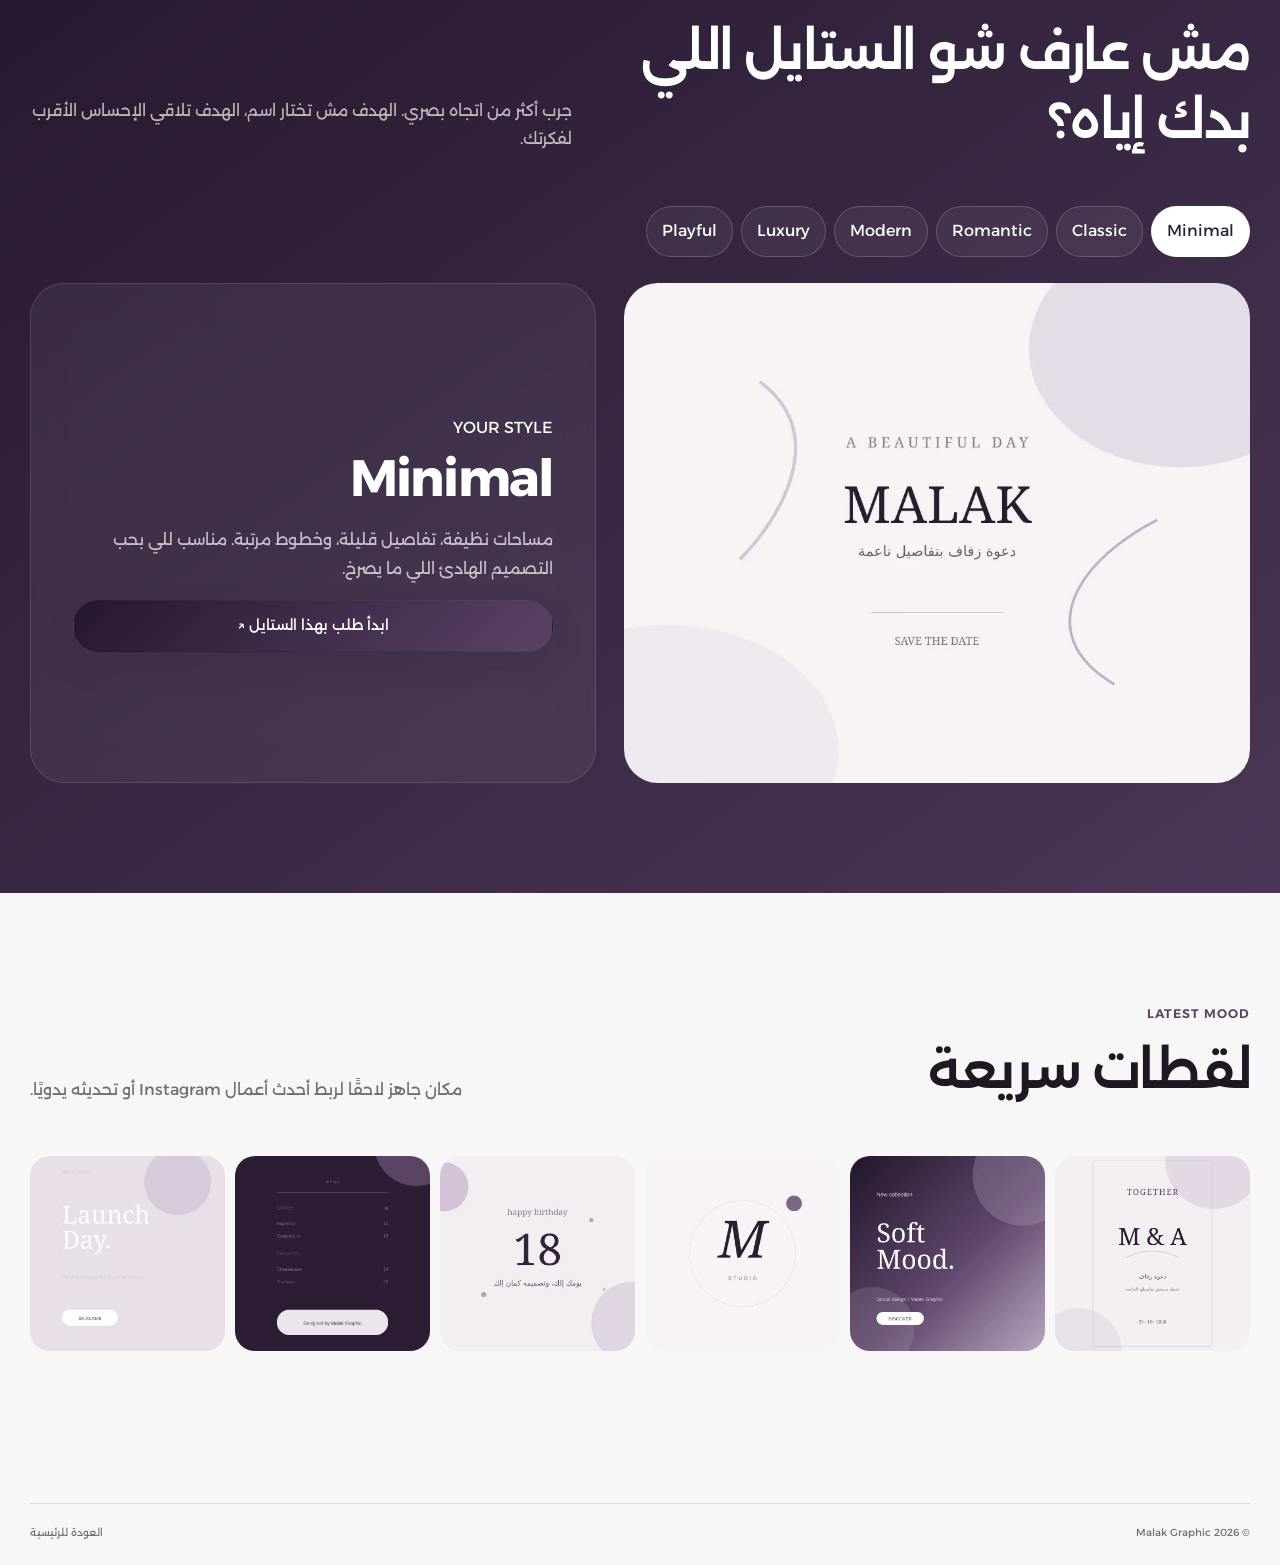
<file: portfolio.html>
<!DOCTYPE html><html lang="ar" dir="rtl"><head><meta charset="UTF-8"><meta name="viewport" content="width=device-width,initial-scale=1"><title>الأعمال | Malak Graphic</title><meta name="description" content="معرض أعمال Malak Graphic في كروت الأفراح والمناسبات والشعارات والسوشال ميديا والتصاميم التجارية."><link rel="icon" href="assets/icons/favicon.svg"><link rel="preconnect" href="https://fonts.googleapis.com"><link rel="preconnect" href="https://fonts.gstatic.com" crossorigin><link href="https://fonts.googleapis.com/css2?family=Alexandria:wght@300;400;500;600;700&family=Noto+Kufi+Arabic:wght@400;500;600;700&display=swap" rel="stylesheet"><link rel="stylesheet" href="style.css"><link rel="stylesheet" href="pages.css"></head><body class="inner-page"><div class="page-noise"></div><div class="cursor-glow"></div><header class="site-header scrolled"><nav class="navbar container"><a class="brand" href="index.html"><span class="brand-mark">M</span><span class="brand-text"><strong>Malak</strong><small>Graphic</small></span></a><button class="menu-toggle" aria-label="فتح القائمة" aria-expanded="false"><span></span><span></span><span></span></button><div class="nav-panel"><a href="index.html" data-page="index.html">الرئيسية</a><a href="portfolio.html" data-page="portfolio.html">الأعمال</a><a href="services.html" data-page="services.html">الخدمات</a><a href="about.html" data-page="about.html">عني</a><a class="btn btn-sm btn-primary" href="order.html">اطلب تصميمك</a></div></nav></header><main><section class="page-hero"><div class="page-orb"></div><div class="container reveal"><span class="section-kicker">Selected work / 2026</span><h1>أعمال تحكي <em>الفكرة</em> قبل الكلام.</h1><p>هذه الصور تجريبية حاليًا حتى نضيف أعمال Malak الحقيقية. البنية نفسها جاهزة لتبديل الصور والمشاريع بدون إعادة بناء الصفحة.</p><div class="hero-meta"><span>Wedding</span><span>Social</span><span>Branding</span><span>Print</span><span>Personal</span></div></div></section><section class="section"><div class="container"><div class="filter-bar reveal"><button class="filter-btn active" data-filter="all">الكل</button><button class="filter-btn" data-filter="wedding">أفراح</button><button class="filter-btn" data-filter="social">سوشال</button><button class="filter-btn" data-filter="branding">شعارات</button><button class="filter-btn" data-filter="birthday">ميلاد</button><button class="filter-btn" data-filter="business">تجاري</button></div><div class="editorial-grid">
<article class="editorial-card reveal" data-category="wedding"><img src="assets/images/wedding-classic.webp" alt="دعوة زفاف كلاسيكية" loading="lazy"><div class="editorial-overlay"><div><small>Wedding Invitation</small><h3>Classic Vows</h3></div><a href="project.html?p=wedding" aria-label="مشاهدة المشروع">↗</a></div></article>
<article class="editorial-card reveal" data-category="social"><img src="assets/images/social-purple.webp" alt="هوية سوشال ميديا" loading="lazy"><div class="editorial-overlay"><div><small>Social Media</small><h3>Purple Editorial</h3></div><a href="project.html?p=social">↗</a></div></article>
<article class="editorial-card reveal" data-category="branding"><img src="assets/images/logo-studio.webp" alt="شعار ستوديو بسيط" loading="lazy"><div class="editorial-overlay"><div><small>Brand Identity</small><h3>Minimal Studio</h3></div><a href="project.html?p=logo">↗</a></div></article>
<article class="editorial-card reveal" data-category="birthday"><img src="assets/images/birthday.webp" alt="دعوة عيد ميلاد" loading="lazy"><div class="editorial-overlay"><div><small>Birthday</small><h3>Lavender Day</h3></div><a href="project.html?p=birthday">↗</a></div></article>
<article class="editorial-card reveal" data-category="business"><img src="assets/images/menu.webp" alt="تصميم منيو" loading="lazy"><div class="editorial-overlay"><div><small>Menu Design</small><h3>Atelier Café</h3></div><a href="project.html?p=menu">↗</a></div></article>
<article class="editorial-card reveal" data-category="wedding"><img src="assets/images/wedding-soft.webp" alt="دعوة زفاف ناعمة" loading="lazy"><div class="editorial-overlay"><div><small>Wedding</small><h3>Soft Ceremony</h3></div><a href="project.html?p=wedding">↗</a></div></article>
<article class="editorial-card reveal" data-category="social"><img src="assets/images/social-soft.webp" alt="تصاميم سوشال ناعمة" loading="lazy"><div class="editorial-overlay"><div><small>Social Kit</small><h3>Soft Grid</h3></div><a href="project.html?p=social">↗</a></div></article>
<article class="editorial-card reveal" data-category="business"><img src="assets/images/poster.webp" alt="بوستر تجاري" loading="lazy"><div class="editorial-overlay"><div><small>Poster</small><h3>Product Launch</h3></div><a href="project.html?p=menu">↗</a></div></article>
<article class="editorial-card reveal" data-category="wedding"><img src="assets/images/engagement.webp" alt="دعوة خطوبة" loading="lazy"><div class="editorial-overlay"><div><small>Engagement</small><h3>Quiet Promise</h3></div><a href="project.html?p=wedding">↗</a></div></article>
<article class="editorial-card reveal" data-category="birthday"><img src="assets/images/greeting.webp" alt="بطاقة تهنئة" loading="lazy"><div class="editorial-overlay"><div><small>Personal</small><h3>Warm Greeting</h3></div><a href="project.html?p=birthday">↗</a></div></article>
</div></div></section><section class="section style-lab"><div class="container"><div class="section-head reveal"><div><span class="section-kicker light">Find your mood</span><h2>مش عارف شو الستايل اللي بدك إياه؟</h2></div><p>جرب أكثر من اتجاه بصري. الهدف مش تختار اسم، الهدف تلاقي الإحساس الأقرب لفكرتك.</p></div><div class="style-tabs reveal"><button class="style-tab active" data-style="minimal">Minimal</button><button class="style-tab" data-style="classic">Classic</button><button class="style-tab" data-style="romantic">Romantic</button><button class="style-tab" data-style="modern">Modern</button><button class="style-tab" data-style="luxury">Luxury</button><button class="style-tab" data-style="playful">Playful</button></div><div class="style-preview reveal"><div class="style-preview-media"><img id="style-preview-img" src="assets/images/wedding-soft.webp" alt="نموذج ستايل Minimal"></div><div class="style-preview-copy"><span>YOUR STYLE</span><h3 id="style-preview-title">Minimal</h3><p id="style-preview-desc">مساحات نظيفة، تفاصيل قليلة، وخطوط مرتبة. مناسب للي بحب التصميم الهادئ اللي ما يصرخ.</p><a href="order.html" class="btn btn-primary">ابدأ طلب بهذا الستايل ↗</a></div></div></div></section><section class="section"><div class="container"><div class="section-head reveal"><div><span class="section-kicker">Latest mood</span><h2>لقطات سريعة</h2></div><p>مكان جاهز لاحقًا لربط أحدث أعمال Instagram أو تحديثه يدويًا.</p></div><div class="instagram-grid"><a class="insta-tile" href="#"><img src="assets/images/wedding-classic.webp" alt="عمل تجريبي 1" loading="lazy"></a><a class="insta-tile" href="#"><img src="assets/images/social-purple.webp" alt="عمل تجريبي 2" loading="lazy"></a><a class="insta-tile" href="#"><img src="assets/images/logo-studio.webp" alt="عمل تجريبي 3" loading="lazy"></a><a class="insta-tile" href="#"><img src="assets/images/birthday.webp" alt="عمل تجريبي 4" loading="lazy"></a><a class="insta-tile" href="#"><img src="assets/images/menu.webp" alt="عمل تجريبي 5" loading="lazy"></a><a class="insta-tile" href="#"><img src="assets/images/poster.webp" alt="عمل تجريبي 6" loading="lazy"></a></div></div></section></main><a class="floating-order" href="order.html"><i></i> اطلب تصميمك</a><a class="mobile-cta" href="order.html">اطلب تصميمك الآن</a><footer class="footer"><div class="container"><div class="footer-bottom"><span>© <span id="year"></span> Malak Graphic</span><a href="index.html">العودة للرئيسية</a></div></div></footer><div id="lightbox" aria-hidden="true"></div><script src="script.js"></script><script src="pages.js"></script></body></html>
</file>
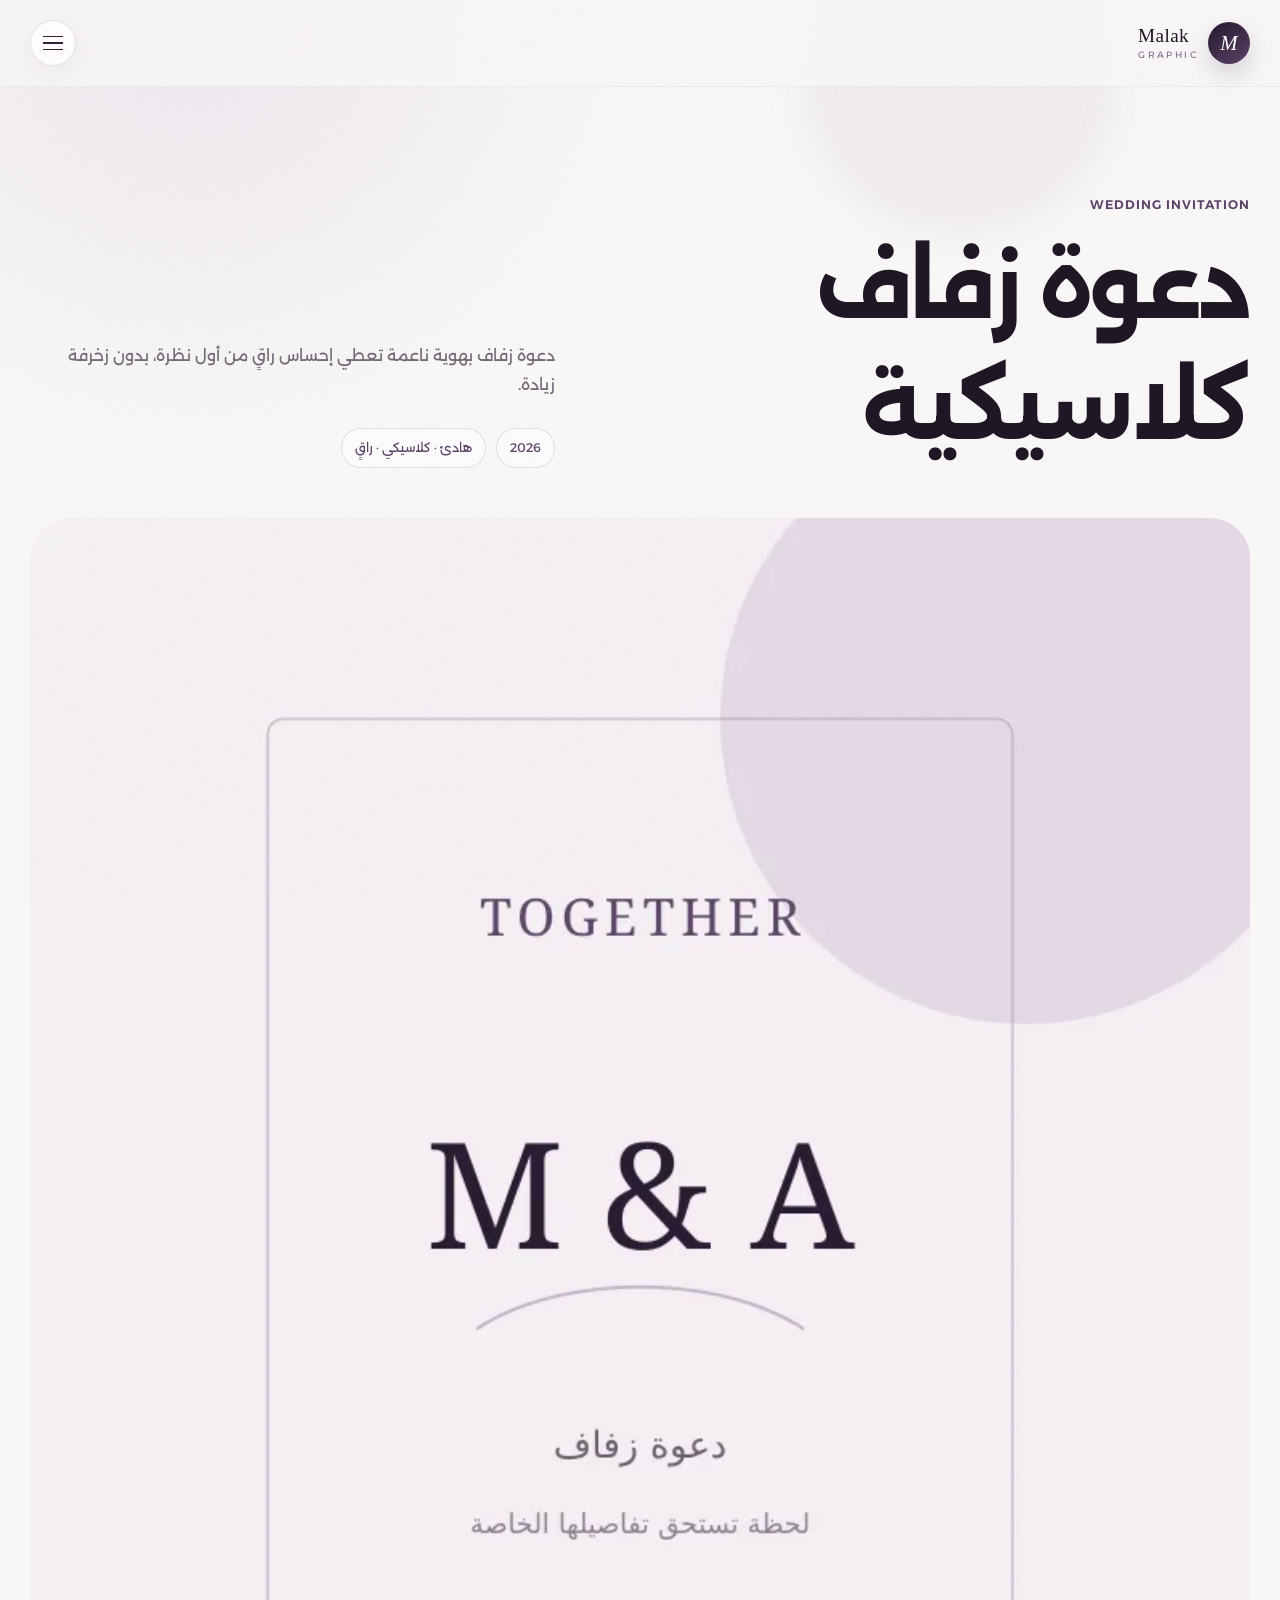
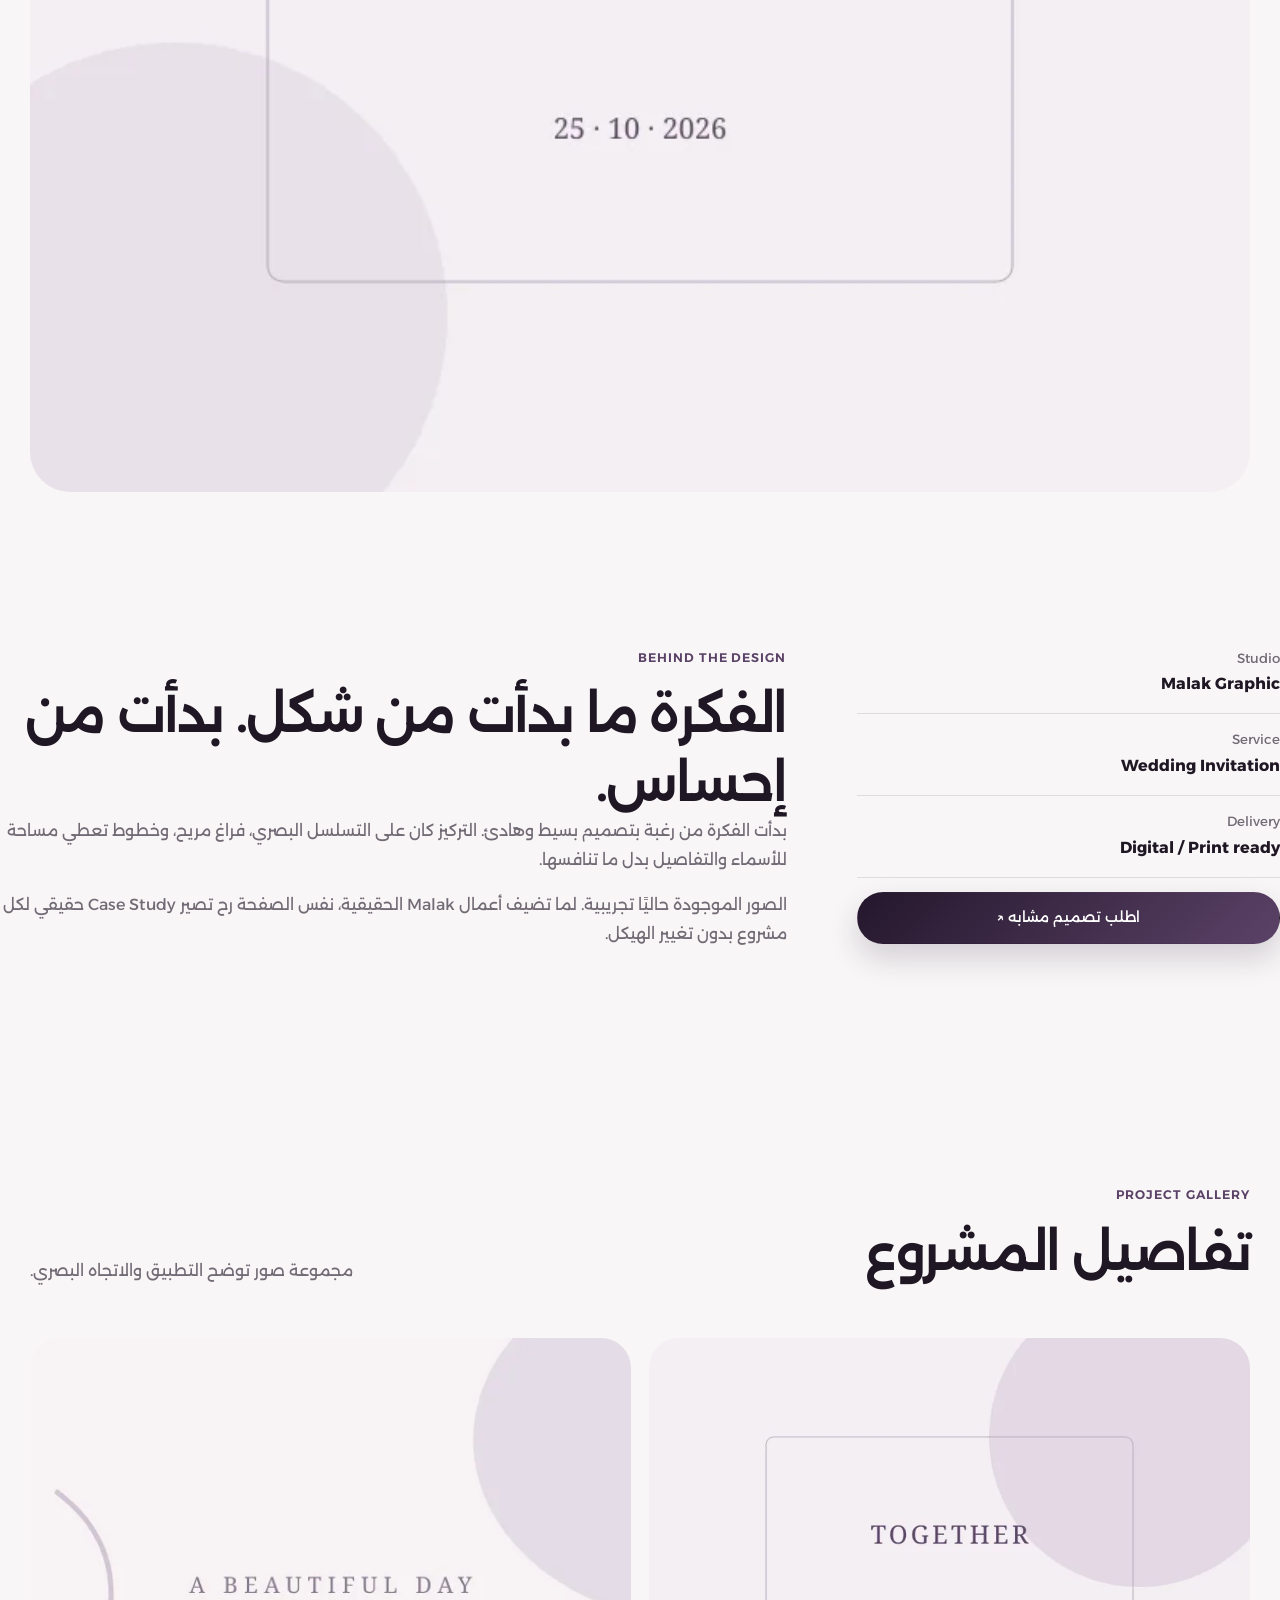
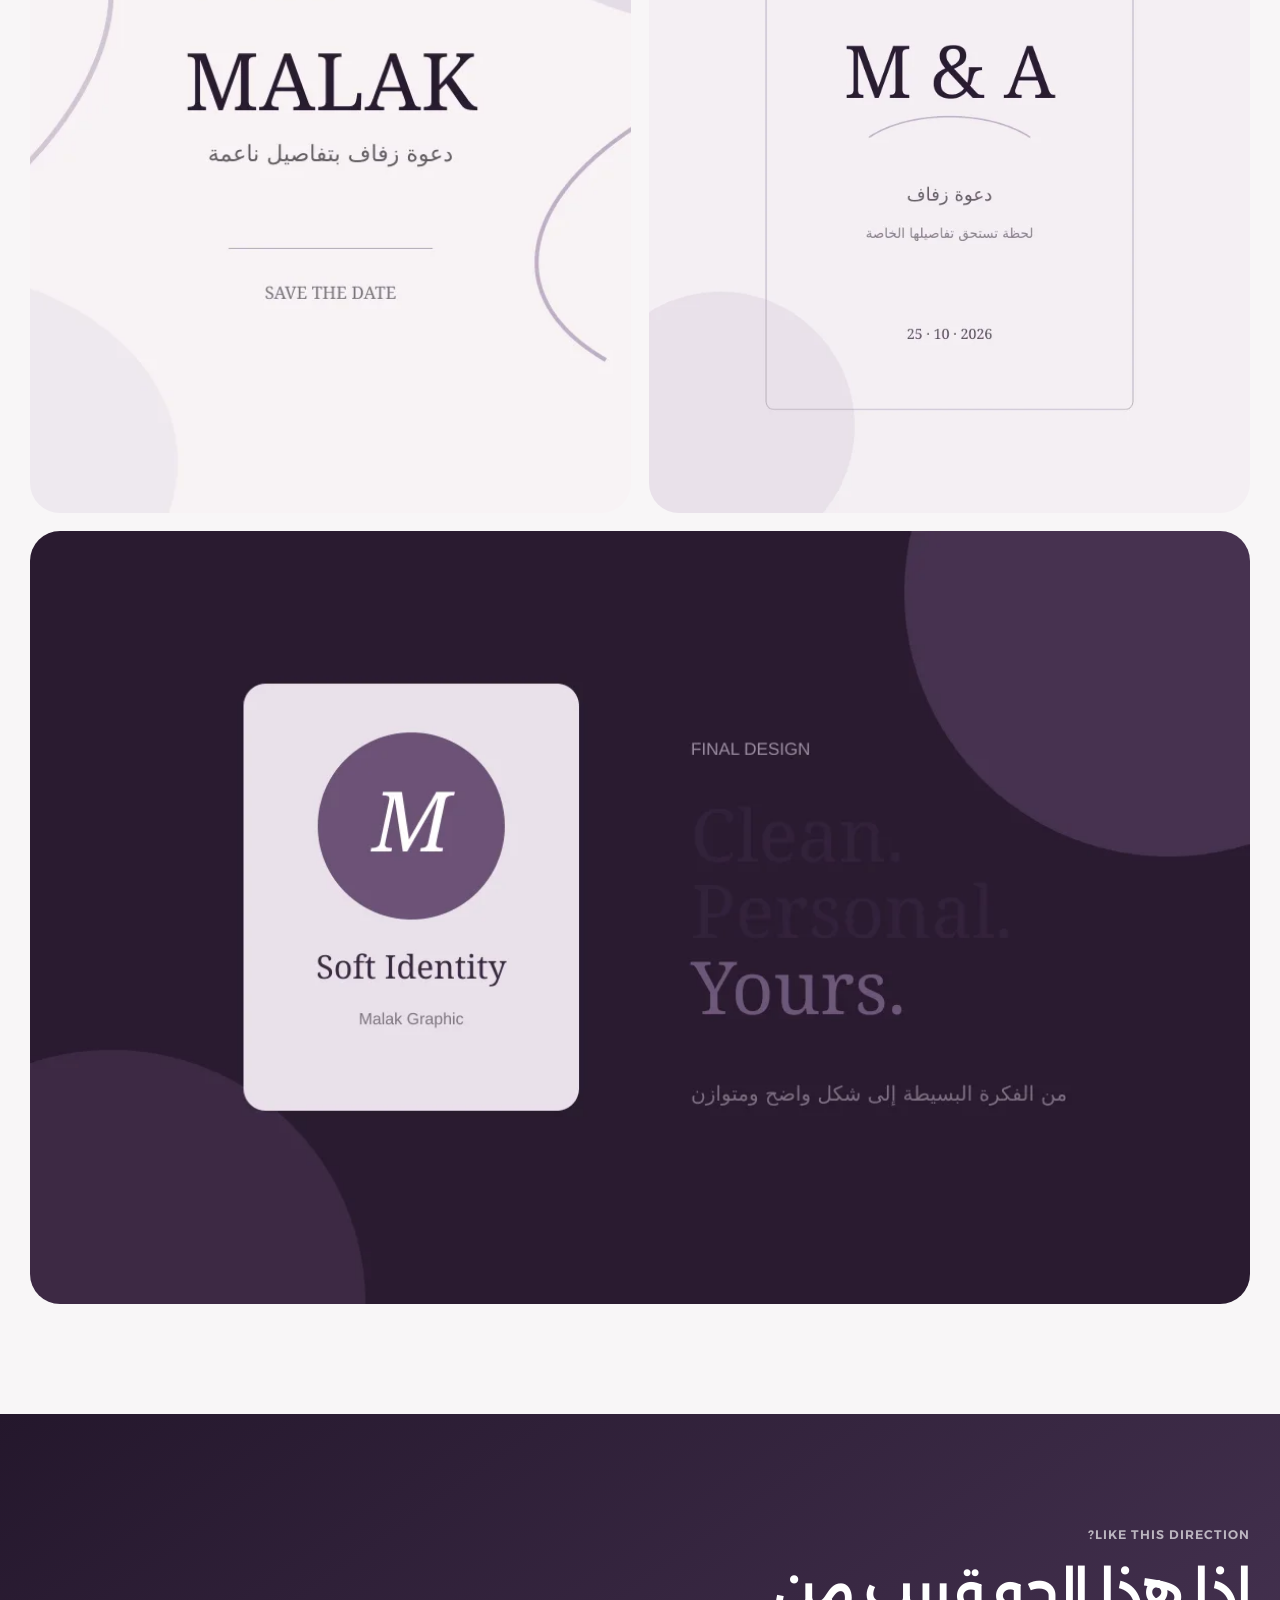
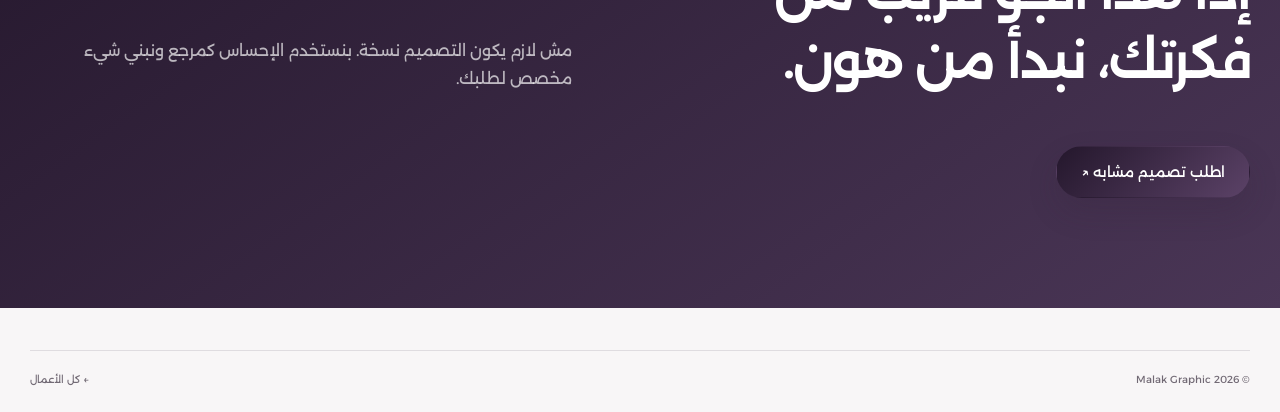
<file: project.html>
<!DOCTYPE html><html lang="ar" dir="rtl"><head><meta charset="UTF-8"><meta name="viewport" content="width=device-width,initial-scale=1"><title>مشروع | Malak Graphic</title><meta name="description" content="Case study لمشروع تصميم من Malak Graphic."><link rel="icon" href="assets/icons/favicon.svg"><link rel="preconnect" href="https://fonts.googleapis.com"><link rel="preconnect" href="https://fonts.gstatic.com" crossorigin><link href="https://fonts.googleapis.com/css2?family=Alexandria:wght@300;400;500;600;700&family=Noto+Kufi+Arabic:wght@400;500;600;700&display=swap" rel="stylesheet"><link rel="stylesheet" href="style.css"><link rel="stylesheet" href="pages.css"></head><body class="inner-page"><div class="page-noise"></div><div class="cursor-glow"></div><header class="site-header scrolled"><nav class="navbar container"><a class="brand" href="index.html"><span class="brand-mark">M</span><span class="brand-text"><strong>Malak</strong><small>Graphic</small></span></a><button class="menu-toggle" aria-label="فتح القائمة" aria-expanded="false"><span></span><span></span><span></span></button><div class="nav-panel"><a href="index.html">الرئيسية</a><a href="portfolio.html">الأعمال</a><a href="services.html">الخدمات</a><a href="about.html">عني</a><a class="btn btn-sm btn-primary" href="order.html">اطلب تصميمك</a></div></nav></header><main id="project-root"><section class="project-hero"><div class="container"><div class="project-hero-grid reveal"><div><span class="section-kicker" id="project-type">Project</span><h1 id="project-title">مشروع تصميم</h1></div><div><p id="project-brief">وصف المشروع.</p><div class="hero-meta"><span id="project-year">2026</span><span id="project-mood">Minimal</span></div></div></div><div class="project-cover reveal"><img id="project-cover-img" src="assets/images/wedding-classic.webp" alt="غلاف المشروع"></div></div></section><section class="section"><div class="container project-story"><aside class="project-facts reveal"><div class="fact"><small>Studio</small><strong>Malak Graphic</strong></div><div class="fact"><small>Service</small><strong id="project-type-2">Graphic Design</strong></div><div class="fact"><small>Delivery</small><strong>Digital / Print ready</strong></div><a class="btn btn-primary project-order js-wa" href="#" data-message="مرحبا Malak Graphic، بدي تصميم مشابه.">اطلب تصميم مشابه ↗</a></aside><article class="project-copy reveal"><span class="section-kicker">Behind the design</span><h2>الفكرة ما بدأت من شكل. بدأت من إحساس.</h2><p id="project-story">تفاصيل قصة المشروع واتجاهه البصري.</p><p>الصور الموجودة حاليًا تجريبية. لما تضيف أعمال Malak الحقيقية، نفس الصفحة رح تصير Case Study حقيقي لكل مشروع بدون تغيير الهيكل.</p></article></div></section><section class="section"><div class="container"><div class="section-head reveal"><div><span class="section-kicker">Project gallery</span><h2>تفاصيل المشروع</h2></div><p>مجموعة صور توضح التطبيق والاتجاه البصري.</p></div><div class="project-gallery" id="project-gallery"></div></div></section><section class="section style-lab"><div class="container"><div class="section-head reveal"><div><span class="section-kicker light">Like this direction?</span><h2>إذا هذا الجو قريب من فكرتك، نبدأ من هون.</h2></div><p>مش لازم يكون التصميم نسخة. بنستخدم الإحساس كمرجع ونبني شيء مخصص لطلبك.</p></div><a class="btn btn-primary project-order js-wa" href="#" data-message="مرحبا Malak Graphic، عجبني هذا الاتجاه وبدي تصميم مشابه.">اطلب تصميم مشابه ↗</a></div></section></main><footer class="footer"><div class="container"><div class="footer-bottom"><span>© <span id="year"></span> Malak Graphic</span><a href="portfolio.html">← كل الأعمال</a></div></div></footer><div id="lightbox" aria-hidden="true"></div><script src="script.js"></script><script src="pages.js"></script></body></html>
</file>
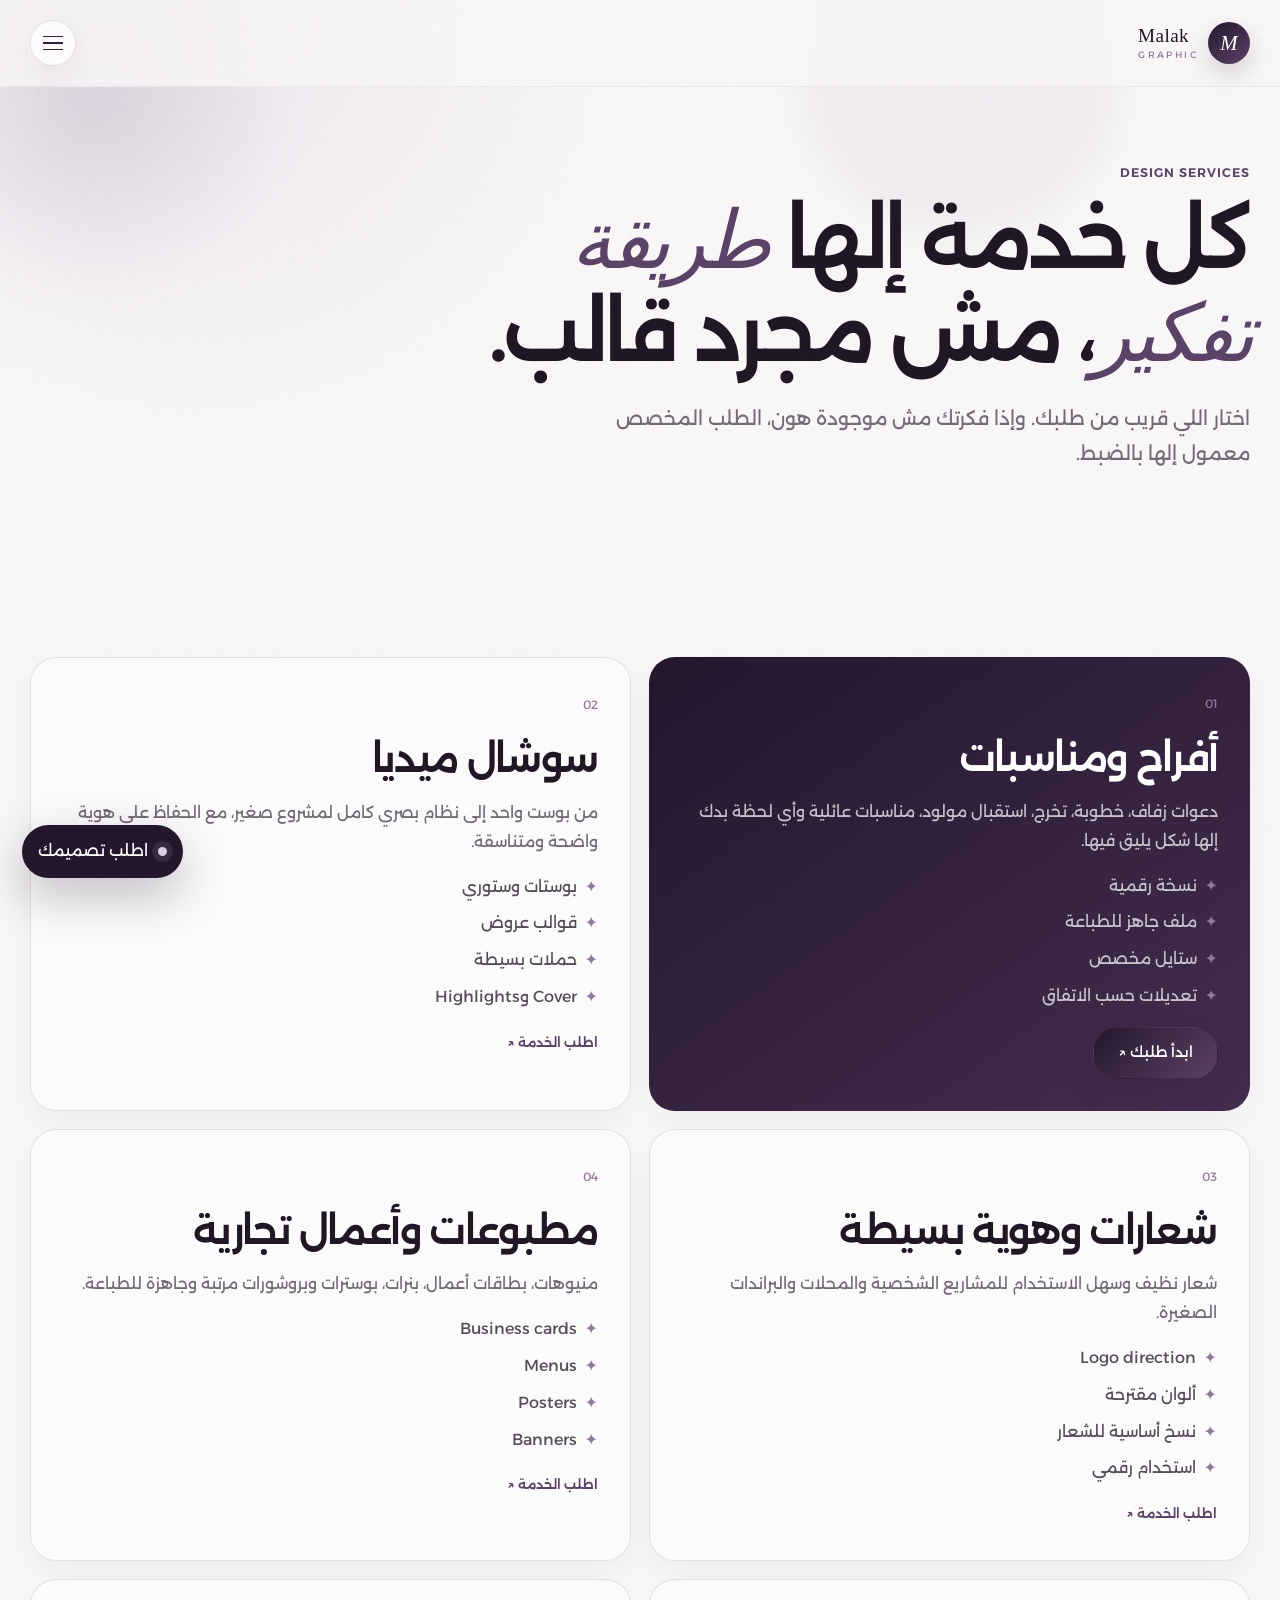
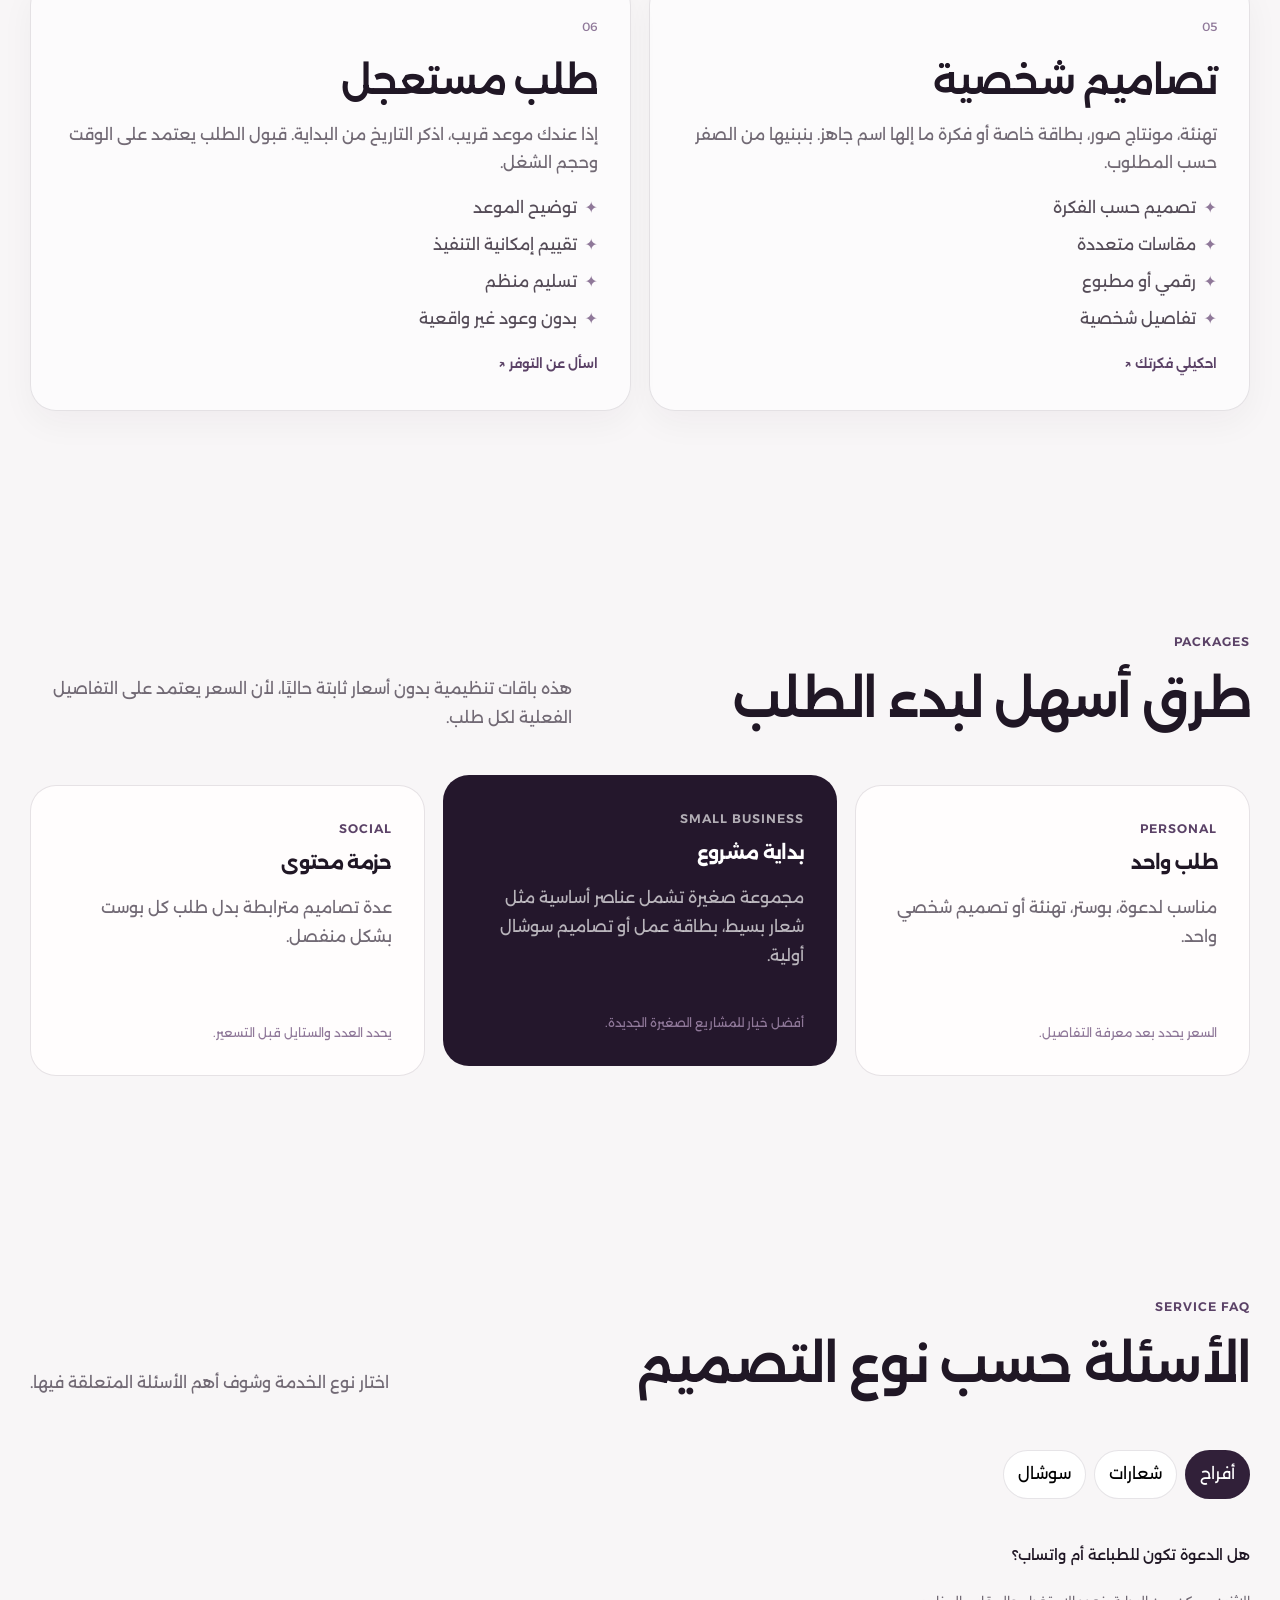
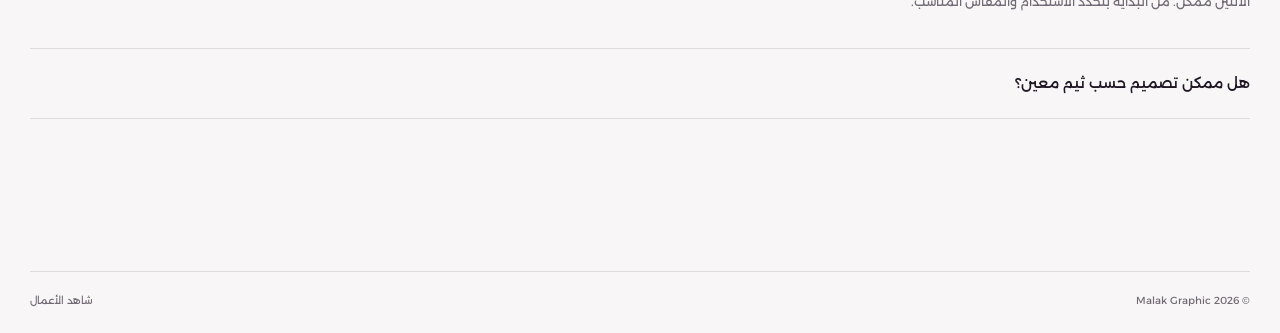
<file: services.html>
<!DOCTYPE html><html lang="ar" dir="rtl"><head><meta charset="UTF-8"><meta name="viewport" content="width=device-width,initial-scale=1"><title>الخدمات | Malak Graphic</title><meta name="description" content="خدمات Malak Graphic لتصميم الأفراح والمناسبات والشعارات والسوشال ميديا والمطبوعات والمشاريع الصغيرة."><link rel="icon" href="assets/icons/favicon.svg"><link rel="preconnect" href="https://fonts.googleapis.com"><link rel="preconnect" href="https://fonts.gstatic.com" crossorigin><link href="https://fonts.googleapis.com/css2?family=Alexandria:wght@300;400;500;600;700&family=Noto+Kufi+Arabic:wght@400;500;600;700&display=swap" rel="stylesheet"><link rel="stylesheet" href="style.css"><link rel="stylesheet" href="pages.css"></head><body class="inner-page"><div class="page-noise"></div><div class="cursor-glow"></div><header class="site-header scrolled"><nav class="navbar container"><a class="brand" href="index.html"><span class="brand-mark">M</span><span class="brand-text"><strong>Malak</strong><small>Graphic</small></span></a><button class="menu-toggle" aria-label="فتح القائمة" aria-expanded="false"><span></span><span></span><span></span></button><div class="nav-panel"><a href="index.html" data-page="index.html">الرئيسية</a><a href="portfolio.html" data-page="portfolio.html">الأعمال</a><a href="services.html" data-page="services.html">الخدمات</a><a href="about.html" data-page="about.html">عني</a><a class="btn btn-sm btn-primary" href="order.html">اطلب تصميمك</a></div></nav></header><main><section class="page-hero"><div class="page-orb"></div><div class="container reveal"><span class="section-kicker">Design services</span><h1>كل خدمة إلها <em>طريقة تفكير</em>، مش مجرد قالب.</h1><p>اختار اللي قريب من طلبك. وإذا فكرتك مش موجودة هون، الطلب المخصص معمول إلها بالضبط.</p></div></section><section class="section"><div class="container"><div class="service-showcase"><article class="service-panel featured-service reveal"><span class="num">01</span><h2>أفراح ومناسبات</h2><p>دعوات زفاف، خطوبة، تخرج، استقبال مولود، مناسبات عائلية وأي لحظة بدك إلها شكل يليق فيها.</p><ul><li>نسخة رقمية</li><li>ملف جاهز للطباعة</li><li>ستايل مخصص</li><li>تعديلات حسب الاتفاق</li></ul><a href="order.html" class="btn btn-primary">ابدأ طلبك ↗</a></article><article class="service-panel reveal"><span class="num">02</span><h2>سوشال ميديا</h2><p>من بوست واحد إلى نظام بصري كامل لمشروع صغير، مع الحفاظ على هوية واضحة ومتناسقة.</p><ul><li>بوستات وستوري</li><li>قوالب عروض</li><li>حملات بسيطة</li><li>Cover وHighlights</li></ul><a href="order.html" class="text-link">اطلب الخدمة ↗</a></article><article class="service-panel reveal"><span class="num">03</span><h2>شعارات وهوية بسيطة</h2><p>شعار نظيف وسهل الاستخدام للمشاريع الشخصية والمحلات والبراندات الصغيرة.</p><ul><li>Logo direction</li><li>ألوان مقترحة</li><li>نسخ أساسية للشعار</li><li>استخدام رقمي</li></ul><a href="order.html" class="text-link">اطلب الخدمة ↗</a></article><article class="service-panel reveal"><span class="num">04</span><h2>مطبوعات وأعمال تجارية</h2><p>منيوهات، بطاقات أعمال، بنرات، بوسترات وبروشورات مرتبة وجاهزة للطباعة.</p><ul><li>Business cards</li><li>Menus</li><li>Posters</li><li>Banners</li></ul><a href="order.html" class="text-link">اطلب الخدمة ↗</a></article><article class="service-panel reveal"><span class="num">05</span><h2>تصاميم شخصية</h2><p>تهنئة، مونتاج صور، بطاقة خاصة أو فكرة ما إلها اسم جاهز. بنبنيها من الصفر حسب المطلوب.</p><ul><li>تصميم حسب الفكرة</li><li>مقاسات متعددة</li><li>رقمي أو مطبوع</li><li>تفاصيل شخصية</li></ul><a href="order.html" class="text-link">احكيلي فكرتك ↗</a></article><article class="service-panel reveal"><span class="num">06</span><h2>طلب مستعجل</h2><p>إذا عندك موعد قريب، اذكر التاريخ من البداية. قبول الطلب يعتمد على الوقت وحجم الشغل.</p><ul><li>توضيح الموعد</li><li>تقييم إمكانية التنفيذ</li><li>تسليم منظم</li><li>بدون وعود غير واقعية</li></ul><a href="order.html" class="text-link">اسأل عن التوفر ↗</a></article></div></div></section><section class="section"><div class="container"><div class="section-head reveal"><div><span class="section-kicker">Packages</span><h2>طرق أسهل لبدء الطلب</h2></div><p>هذه باقات تنظيمية بدون أسعار ثابتة حاليًا، لأن السعر يعتمد على التفاصيل الفعلية لكل طلب.</p></div><div class="package-grid"><article class="package reveal"><span class="section-kicker">Personal</span><h3>طلب واحد</h3><p>مناسب لدعوة، بوستر، تهنئة أو تصميم شخصي واحد.</p><div class="price-note">السعر يحدد بعد معرفة التفاصيل.</div></article><article class="package featured reveal"><span class="section-kicker light">Small business</span><h3>بداية مشروع</h3><p>مجموعة صغيرة تشمل عناصر أساسية مثل شعار بسيط، بطاقة عمل أو تصاميم سوشال أولية.</p><div class="price-note">أفضل خيار للمشاريع الصغيرة الجديدة.</div></article><article class="package reveal"><span class="section-kicker">Social</span><h3>حزمة محتوى</h3><p>عدة تصاميم مترابطة بدل طلب كل بوست بشكل منفصل.</p><div class="price-note">يحدد العدد والستايل قبل التسعير.</div></article></div></div></section><section class="section"><div class="container"><div class="section-head reveal"><div><span class="section-kicker">Service FAQ</span><h2>الأسئلة حسب نوع التصميم</h2></div><p>اختار نوع الخدمة وشوف أهم الأسئلة المتعلقة فيها.</p></div><div class="smart-faq-tabs"><button class="faq-mode active" data-mode="wedding">أفراح</button><button class="faq-mode" data-mode="branding">شعارات</button><button class="faq-mode" data-mode="social">سوشال</button></div><div class="smart-faq-panel active" data-mode="wedding"><details class="faq-item" open><summary>هل الدعوة تكون للطباعة أم واتساب؟</summary><p>الاثنين ممكن. من البداية بنحدد الاستخدام والمقاس المناسب.</p></details><details class="faq-item"><summary>هل ممكن تصميم حسب ثيم معين؟</summary><p>نعم، ابعت اللون أو المرجع أو الجو اللي بتحبه ونبني الاتجاه حوله.</p></details></div><div class="smart-faq-panel" data-mode="branding"><details class="faq-item"><summary>هل الشعار مناسب لمشروع صغير؟</summary><p>نعم. الخدمة موجهة للشعارات البسيطة والواضحة، مش مشاريع Branding ضخمة ومعقدة.</p></details><details class="faq-item"><summary>هل بستلم أكثر من نسخة؟</summary><p>حسب الاتفاق، ممكن تجهيز نسخ أساسية تناسب خلفيات واستخدامات مختلفة.</p></details></div><div class="smart-faq-panel" data-mode="social"><details class="faq-item"><summary>هل ممكن نعمل مجموعة بوستات بنفس الهوية؟</summary><p>نعم، وهذا أفضل من تصميم كل بوست بمعزل عن الثاني.</p></details><details class="faq-item"><summary>هل التصميم يشمل كتابة المحتوى؟</summary><p>المحتوى والنصوص يتم الاتفاق عليهم حسب نوع الطلب. التصميم يركز على البناء البصري.</p></details></div></div></section></main><a class="floating-order" href="order.html"><i></i> اطلب تصميمك</a><a class="mobile-cta" href="order.html">اطلب تصميمك الآن</a><footer class="footer"><div class="container"><div class="footer-bottom"><span>© <span id="year"></span> Malak Graphic</span><a href="portfolio.html">شاهد الأعمال</a></div></div></footer><div id="lightbox" aria-hidden="true"></div><script src="script.js"></script><script src="pages.js"></script></body></html>
</file>
<file: style.css>
/* =========================================================
   Malak Graphic
   Boutique graphic design studio website
   ---------------------------------------------------------
   QUICK EDIT:
   1) Colors live in :root
   2) Contact/social links live in script.js
   3) Portfolio images live in assets/images
   ========================================================= */

:root {
  --bg: #f8f6f7;
  --paper: #fffdfd;
  --paper-2: #f1edf2;
  --ink: #201725;
  --muted: #726a75;
  --purple-950: #24172c;
  --purple-900: #312039;
  --purple-800: #432d4f;
  --purple-700: #5b4267;
  --purple-500: #8f7899;
  --lavender: #c9bbcF;
  --lavender-2: #e5dfe8;
  --line: rgba(49,32,57,.12);
  --shadow: 0 24px 70px rgba(49,32,57,.12);
  --radius-lg: 32px;
  --radius-md: 24px;
  --radius-sm: 18px;
  --container: 1220px;
  --ease: cubic-bezier(.2,.75,.25,1);
}

* { box-sizing: border-box; }
html { scroll-behavior: smooth; }
body {
  margin: 0;
  background:
    radial-gradient(circle at 15% 0%, rgba(202,188,207,.28), transparent 28rem),
    var(--bg);
  color: var(--ink);
  font-family: "Alexandria", "Noto Kufi Arabic", system-ui, sans-serif;
  font-weight: 400;
  line-height: 1.8;
  overflow-x: hidden;
}

body.menu-open, body.lightbox-open { overflow: hidden; }
img { display: block; max-width: 100%; }
a { color: inherit; text-decoration: none; }
button, input, textarea, select { font: inherit; }
button { cursor: pointer; }
::selection { background: var(--purple-800); color: white; }

.page-noise {
  position: fixed;
  inset: 0;
  pointer-events: none;
  z-index: 1000;
  opacity: .025;
  background-image: url("data:image/svg+xml,%3Csvg viewBox='0 0 160 160' xmlns='http://www.w3.org/2000/svg'%3E%3Cfilter id='n'%3E%3CfeTurbulence type='fractalNoise' baseFrequency='.9' numOctaves='3' stitchTiles='stitch'/%3E%3C/filter%3E%3Crect width='100%25' height='100%25' filter='url(%23n)' opacity='.4'/%3E%3C/svg%3E");
}

.cursor-glow {
  position: fixed;
  width: 320px;
  height: 320px;
  border-radius: 50%;
  pointer-events: none;
  z-index: -1;
  background: rgba(137,113,151,.08);
  filter: blur(18px);
  transform: translate(-50%,-50%);
  transition: opacity .3s ease;
}

.container {
  width: min(calc(100% - 36px), var(--container));
  margin-inline: auto;
}

.section {
  position: relative;
  padding: 110px 0;
}

.section-head {
  display: grid;
  grid-template-columns: 1fr .85fr;
  align-items: end;
  gap: 40px;
  margin-bottom: 52px;
}

.section-kicker {
  display: block;
  margin-bottom: 10px;
  color: var(--purple-700);
  font-size: .78rem;
  font-weight: 600;
  letter-spacing: .08em;
  text-transform: uppercase;
}

.section-kicker.light { color: rgba(255,255,255,.65); }

h1,h2,h3,p { margin-top: 0; }
h1,h2,h3 { line-height: 1.35; letter-spacing: -.035em; }

h2 {
  margin-bottom: 0;
  font-size: clamp(2rem, 4vw, 4rem);
  font-weight: 600;
}

.section-head p {
  margin-bottom: 0;
  color: var(--muted);
  max-width: 580px;
  justify-self: end;
}

/* NAV */
.site-header {
  position: fixed;
  inset: 0 0 auto;
  z-index: 80;
  padding: 16px 0;
  transition: padding .4s var(--ease), background .4s var(--ease), box-shadow .4s var(--ease), backdrop-filter .4s var(--ease);
}

.site-header.scrolled {
  padding: 9px 0;
  background: rgba(250,247,249,.78);
  backdrop-filter: blur(20px) saturate(1.3);
  box-shadow: 0 8px 35px rgba(49,32,57,.06);
  border-bottom: 1px solid rgba(49,32,57,.06);
}

.navbar {
  display: flex;
  align-items: center;
  justify-content: space-between;
  min-height: 54px;
}

.brand {
  display: inline-flex;
  align-items: center;
  gap: 10px;
}

.brand-mark {
  display: grid;
  place-items: center;
  width: 42px;
  aspect-ratio: 1;
  border-radius: 50%;
  background: linear-gradient(145deg, var(--purple-950), var(--purple-700));
  color: white;
  font-family: Georgia, serif;
  font-size: 1.3rem;
  font-style: italic;
  box-shadow: 0 10px 24px rgba(49,32,57,.18);
}

.brand-text {
  display: flex;
  flex-direction: column;
  line-height: 1.05;
  text-align: left;
  direction: ltr;
}
.brand-text strong {
  font-family: Georgia, serif;
  font-size: 1.2rem;
  font-weight: 500;
  letter-spacing: .02em;
}
.brand-text small {
  margin-top: 4px;
  color: var(--purple-500);
  font-size: .58rem;
  letter-spacing: .26em;
  text-transform: uppercase;
}

.nav-panel {
  display: flex;
  align-items: center;
  gap: clamp(16px, 2vw, 30px);
}
.nav-panel > a:not(.btn) {
  position: relative;
  font-size: .84rem;
  color: #504754;
}
.nav-panel > a:not(.btn)::after {
  content: "";
  position: absolute;
  inset: auto 0 -7px;
  height: 1px;
  background: var(--purple-700);
  transform: scaleX(0);
  transform-origin: right;
  transition: transform .3s var(--ease);
}
.nav-panel > a:not(.btn):hover::after { transform: scaleX(1); }
.menu-toggle { display: none; }

/* BUTTONS */
.btn {
  display: inline-flex;
  align-items: center;
  justify-content: center;
  gap: 12px;
  min-height: 52px;
  padding: 0 24px;
  border: 1px solid transparent;
  border-radius: 999px;
  font-size: .88rem;
  font-weight: 500;
  transition: transform .35s var(--ease), box-shadow .35s var(--ease), background .35s var(--ease), color .35s var(--ease), border .35s var(--ease);
  overflow: hidden;
}
.btn span { transition: transform .3s var(--ease); }
.btn:hover span { transform: translate(-3px, -2px); }
.btn:hover { transform: translateY(-3px); }

.btn-sm { min-height: 44px; padding-inline: 19px; }
.btn-primary {
  color: white;
  background: linear-gradient(135deg, var(--purple-950), var(--purple-700));
  box-shadow: 0 14px 30px rgba(49,32,57,.18);
}
.btn-primary:hover { box-shadow: 0 18px 42px rgba(49,32,57,.27); }
.btn-ghost {
  background: rgba(255,255,255,.55);
  border-color: var(--line);
  color: var(--purple-900);
}
.btn-ghost:hover { background: white; border-color: rgba(49,32,57,.22); }
.btn-light { background: white; color: var(--purple-950); }
.btn-light:hover { box-shadow: 0 16px 34px rgba(0,0,0,.18); }
.btn-full { width: 100%; }

/* HERO */
.hero {
  min-height: 100vh;
  display: grid;
  align-items: center;
  padding-top: 130px;
  padding-bottom: 70px;
  overflow: hidden;
}

.hero::before {
  content: "";
  position: absolute;
  inset: 18% auto auto 52%;
  width: 46vw;
  height: 46vw;
  border-radius: 50%;
  background: radial-gradient(circle, rgba(111,84,125,.12), transparent 62%);
  filter: blur(20px);
  animation: pulseGradient 8s ease-in-out infinite alternate;
}

.hero-grid {
  position: relative;
  z-index: 2;
  display: grid;
  grid-template-columns: .93fr 1.07fr;
  align-items: center;
  gap: 50px;
}

.eyebrow {
  display: inline-flex;
  align-items: center;
  gap: 10px;
  margin-bottom: 22px;
  color: var(--purple-700);
  font-size: .74rem;
  font-weight: 600;
  letter-spacing: .08em;
  direction: ltr;
}
.eyebrow span {
  width: 34px;
  height: 1px;
  background: currentColor;
}

.hero h1 {
  max-width: 700px;
  margin-bottom: 24px;
  font-size: clamp(3rem, 6vw, 6.5rem);
  font-weight: 500;
}
.hero h1 em {
  display: inline;
  color: var(--purple-700);
  font-family: Georgia, "Times New Roman", serif;
  font-weight: 400;
  font-style: italic;
}

.hero-lead {
  max-width: 660px;
  margin-bottom: 32px;
  color: var(--muted);
  font-size: clamp(1rem, 1.4vw, 1.16rem);
}

.hero-actions { display: flex; flex-wrap: wrap; gap: 12px; }

.hero-trust {
  display: grid;
  grid-template-columns: repeat(3,1fr);
  gap: 15px;
  margin-top: 44px;
  padding-top: 26px;
  border-top: 1px solid var(--line);
}
.hero-trust div { display: flex; flex-direction: column; gap: 4px; }
.hero-trust strong { font-size: .8rem; font-weight: 600; }
.hero-trust span { color: var(--muted); font-size: .68rem; }

.hero-visual { min-height: 620px; }
.mockup-stage {
  position: relative;
  width: 100%;
  height: 620px;
  transform-style: preserve-3d;
}

.mockup-stage::before {
  content: "";
  position: absolute;
  inset: 13% 8% 8% 5%;
  border-radius: 48% 52% 45% 55% / 54% 40% 60% 46%;
  background: linear-gradient(145deg, rgba(229,223,232,.95), rgba(248,246,247,.55));
  border: 1px solid rgba(49,32,57,.06);
  animation: morph 12s ease-in-out infinite alternate;
}

.mock-card {
  position: absolute;
  overflow: hidden;
  background: white;
  border: 1px solid rgba(49,32,57,.08);
  border-radius: 28px;
  box-shadow: var(--shadow);
  will-change: transform;
}
.mock-card img { width: 100%; height: 100%; object-fit: cover; }
.card-main {
  top: 20px;
  right: 11%;
  width: 52%;
  height: 530px;
  transform: rotate(4deg);
  animation: floatMain 7s ease-in-out infinite;
}
.card-side {
  left: 0;
  bottom: 25px;
  width: 37%;
  aspect-ratio: 1;
  transform: rotate(-7deg);
  animation: floatSide 8s ease-in-out infinite .4s;
}
.card-logo {
  right: 3%;
  bottom: 8px;
  width: 27%;
  aspect-ratio: 1;
  border-radius: 50%;
  transform: rotate(7deg);
  animation: floatLogo 7.5s ease-in-out infinite .8s;
}

.floating-label {
  position: absolute;
  z-index: 5;
  padding: 9px 14px;
  border-radius: 999px;
  background: rgba(255,255,255,.78);
  backdrop-filter: blur(15px);
  border: 1px solid rgba(49,32,57,.09);
  color: var(--purple-800);
  font-size: .68rem;
  letter-spacing: .04em;
  box-shadow: 0 12px 35px rgba(49,32,57,.1);
  direction: ltr;
}
.label-one { top: 8%; left: 7%; animation: floatTag 6s ease-in-out infinite; }
.label-two { bottom: 18%; right: 0; animation: floatTag 7s ease-in-out infinite reverse; }

.spark {
  position: absolute;
  z-index: 4;
  color: var(--purple-500);
  font-size: 2rem;
  animation: spinSoft 9s linear infinite;
}
.spark-a { top: 22%; left: 7%; }
.spark-b { right: 20%; bottom: 5%; font-size: 1.2rem; }

.hero-orb {
  position: absolute;
  border-radius: 50%;
  filter: blur(1px);
  opacity: .45;
}
.orb-one {
  width: 120px; height: 120px;
  top: 14%; right: -30px;
  background: linear-gradient(135deg, var(--lavender-2), transparent);
  animation: drift 8s ease-in-out infinite alternate;
}
.orb-two {
  width: 70px; height: 70px;
  bottom: 15%; left: 4%;
  border: 1px solid var(--lavender);
  animation: drift 10s ease-in-out infinite alternate-reverse;
}

.scroll-cue {
  position: absolute;
  bottom: 24px;
  left: 50%;
  display: flex;
  align-items: center;
  gap: 10px;
  transform: translateX(-50%);
  color: var(--muted);
  font-size: .68rem;
}
.scroll-cue span {
  width: 30px;
  height: 44px;
  border: 1px solid rgba(49,32,57,.22);
  border-radius: 999px;
  position: relative;
}
.scroll-cue span::before {
  content: "";
  position: absolute;
  top: 9px; left: 50%;
  width: 3px; height: 8px;
  border-radius: 999px;
  background: var(--purple-700);
  transform: translateX(-50%);
  animation: scrollDot 2s ease-in-out infinite;
}

/* SERVICES */
.services { background: rgba(255,255,255,.45); }
.services-grid {
  display: grid;
  grid-template-columns: repeat(5,1fr);
  gap: 14px;
}

.service-card {
  min-height: 265px;
  display: flex;
  flex-direction: column;
  padding: 26px 22px 22px;
  background: rgba(255,255,255,.72);
  border: 1px solid var(--line);
  border-radius: var(--radius-md);
  transition: transform .45s var(--ease), box-shadow .45s var(--ease), background .45s var(--ease), border-color .45s var(--ease);
}
.service-card:hover {
  transform: translateY(-9px);
  background: white;
  border-color: rgba(91,66,103,.2);
  box-shadow: 0 22px 55px rgba(49,32,57,.11);
}
.service-icon {
  display: grid;
  place-items: center;
  width: 44px;
  aspect-ratio: 1;
  margin-bottom: 28px;
  border-radius: 15px;
  background: var(--paper-2);
  color: var(--purple-800);
  font-family: Georgia, serif;
  font-size: 1rem;
  transition: transform .45s var(--ease), border-radius .45s var(--ease);
}
.service-card:hover .service-icon { transform: rotate(-7deg) scale(1.07); border-radius: 50%; }
.service-card h3 { margin-bottom: 8px; font-size: 1rem; font-weight: 600; }
.service-card p { margin-bottom: 18px; color: var(--muted); font-size: .76rem; line-height: 1.75; }
.service-link {
  margin-top: auto;
  display: flex;
  justify-content: space-between;
  align-items: center;
  color: var(--purple-700);
  font-size: .74rem;
  font-weight: 600;
}
.service-link span { transition: transform .3s var(--ease); }
.service-card:hover .service-link span { transform: translate(-4px,-3px); }
.service-card-featured {
  color: white;
  background: linear-gradient(145deg, var(--purple-950), var(--purple-800));
  border-color: transparent;
}
.service-card-featured:hover { background: linear-gradient(145deg, #211429, #5a3d68); }
.service-card-featured .service-icon { background: rgba(255,255,255,.1); color: white; }
.service-card-featured p { color: rgba(255,255,255,.68); }
.service-card-featured .service-link { color: white; }

/* PORTFOLIO */
.portfolio-section {
  background: var(--purple-950);
  color: white;
  overflow: hidden;
}
.portfolio-section::before {
  content: "";
  position: absolute;
  top: -15vw; left: -8vw;
  width: 40vw; height: 40vw;
  border-radius: 50%;
  background: rgba(121,91,137,.22);
  filter: blur(100px);
}
.portfolio-section .section-kicker { color: #c7b7cd; }
.portfolio-section .section-head p { color: rgba(255,255,255,.62); }

.portfolio-filters {
  display: flex;
  flex-wrap: wrap;
  gap: 8px;
  margin-bottom: 34px;
}
.filter-btn {
  min-height: 40px;
  padding: 0 16px;
  border: 1px solid rgba(255,255,255,.12);
  border-radius: 999px;
  background: rgba(255,255,255,.03);
  color: rgba(255,255,255,.65);
  font-size: .72rem;
  transition: all .3s var(--ease);
}
.filter-btn:hover,
.filter-btn.active {
  background: white;
  color: var(--purple-950);
  border-color: white;
}

.portfolio-grid {
  display: grid;
  grid-template-columns: repeat(4, 1fr);
  grid-auto-rows: 255px;
  gap: 14px;
}
.portfolio-card {
  position: relative;
  overflow: hidden;
  border-radius: 25px;
  background: #38283f;
  transition: opacity .35s ease, transform .45s var(--ease);
}
.portfolio-card.hidden {
  opacity: 0;
  transform: scale(.96);
  pointer-events: none;
  display: none;
}
.portfolio-card.large { grid-column: span 2; grid-row: span 2; }
.portfolio-card.tall { grid-row: span 2; }
.portfolio-card.wide { grid-column: span 2; }
.portfolio-card img {
  width: 100%;
  height: 100%;
  object-fit: cover;
  transition: transform .8s var(--ease), filter .8s var(--ease);
}
.portfolio-card:hover img { transform: scale(1.055); filter: saturate(.9); }
.portfolio-overlay {
  position: absolute;
  inset: 0;
  display: flex;
  align-items: end;
  justify-content: space-between;
  gap: 20px;
  padding: 22px;
  background: linear-gradient(to top, rgba(32,19,40,.88), rgba(65,42,77,.05) 65%);
  opacity: 0;
  transform: translateY(7px);
  transition: opacity .45s var(--ease), transform .45s var(--ease);
}
.portfolio-card:hover .portfolio-overlay { opacity: 1; transform: translateY(0); }
.portfolio-overlay span { color: rgba(255,255,255,.62); font-size: .66rem; }
.portfolio-overlay h3 { margin: 3px 0 0; font-size: .98rem; }
.view-project {
  flex: 0 0 auto;
  min-width: 70px;
  min-height: 38px;
  padding: 0 12px;
  border: 1px solid rgba(255,255,255,.28);
  border-radius: 999px;
  background: rgba(255,255,255,.1);
  color: white;
  font-size: .68rem;
  backdrop-filter: blur(10px);
}

/* FEATURED */
.featured-section { overflow: hidden; }
.featured-list { display: grid; gap: 72px; }
.featured-item {
  display: grid;
  grid-template-columns: 1.25fr .75fr;
  gap: clamp(28px, 6vw, 90px);
  align-items: center;
}
.featured-reverse { grid-template-columns: .75fr 1.25fr; }
.featured-reverse .featured-image { order: 2; }
.featured-image {
  position: relative;
  overflow: hidden;
  min-height: 520px;
  border-radius: 34px;
  background: var(--paper-2);
  box-shadow: 0 30px 80px rgba(49,32,57,.09);
}
.featured-image::after {
  content: "";
  position: absolute;
  inset: 0;
  border: 1px solid rgba(255,255,255,.4);
  border-radius: inherit;
  pointer-events: none;
}
.featured-image img { width: 100%; height: 100%; min-height: inherit; object-fit: cover; transition: transform 1s var(--ease); }
.featured-item:hover .featured-image img { transform: scale(1.025); }
.featured-copy > span {
  display: block;
  margin-bottom: 18px;
  color: var(--purple-500);
  font-family: Georgia, serif;
  font-size: .86rem;
  direction: ltr;
  text-align: right;
}
.featured-copy h3 { margin-bottom: 18px; font-size: clamp(1.8rem, 3vw, 3.2rem); font-weight: 500; }
.featured-copy p { margin-bottom: 28px; color: var(--muted); }
.text-link {
  display: inline-flex;
  gap: 10px;
  align-items: center;
  color: var(--purple-700);
  font-weight: 600;
  font-size: .8rem;
}
.text-link span { transition: transform .3s var(--ease); }
.text-link:hover span { transform: translate(-4px,-3px); }

/* PROCESS */
.process-section { background: #f0ecef; }
.timeline {
  position: relative;
  display: grid;
  grid-template-columns: repeat(5,1fr);
  gap: 12px;
}
.timeline::before {
  content: "";
  position: absolute;
  top: 35px;
  left: 7%;
  right: 7%;
  height: 1px;
  background: linear-gradient(to left, transparent, var(--lavender), var(--purple-500), var(--lavender), transparent);
}
.timeline-step {
  position: relative;
  z-index: 2;
  padding: 0 8px;
}
.timeline-step > span {
  display: grid;
  place-items: center;
  width: 70px;
  aspect-ratio: 1;
  margin-bottom: 26px;
  border-radius: 50%;
  background: var(--paper);
  border: 1px solid var(--line);
  color: var(--purple-700);
  font-family: Georgia, serif;
  box-shadow: 0 12px 35px rgba(49,32,57,.08);
}
.timeline-step h3 { margin-bottom: 8px; font-size: .95rem; }
.timeline-step p { color: var(--muted); font-size: .75rem; }

/* WHY */
.why-section { background: var(--paper); }
.why-grid {
  display: grid;
  grid-template-columns: .78fr 1.22fr;
  gap: 70px;
  align-items: center;
}
.why-copy h2 { margin-bottom: 24px; }
.why-copy p { margin-bottom: 28px; color: var(--muted); }
.why-points {
  display: grid;
  grid-template-columns: repeat(2,1fr);
  gap: 12px;
}
.why-card {
  display: flex;
  align-items: center;
  gap: 14px;
  min-height: 88px;
  padding: 16px 18px;
  border: 1px solid var(--line);
  border-radius: 20px;
  background: rgba(248,246,247,.75);
  transition: transform .35s var(--ease), background .35s var(--ease);
}
.why-card:hover { transform: translateX(-5px); background: white; }
.why-card span { color: var(--purple-500); font-family: Georgia, serif; font-size: .72rem; }
.why-card strong { font-size: .8rem; font-weight: 500; }

/* BEFORE AFTER */
.before-after-section {
  background: linear-gradient(180deg, var(--paper), var(--bg));
}
.comparison-wrap { max-width: 1040px; margin-inline: auto; }
.comparison {
  position: relative;
  height: min(68vw, 620px);
  min-height: 390px;
  overflow: hidden;
  border-radius: 34px;
  box-shadow: var(--shadow);
  background: var(--paper-2);
  user-select: none;
}
.comparison img {
  width: 100%;
  height: 100%;
  object-fit: cover;
}
.comparison-before {
  position: absolute;
  inset: 0 auto 0 0;
  width: 50%;
  overflow: hidden;
}
.comparison-before img {
  width: 1040px;
  max-width: none;
  height: 100%;
  object-fit: cover;
  object-position: left center;
}
.comparison-divider {
  position: absolute;
  top: 0; bottom: 0; left: 50%;
  width: 1px;
  background: rgba(255,255,255,.9);
  box-shadow: 0 0 0 1px rgba(49,32,57,.1);
  pointer-events: none;
}
.comparison-divider span {
  position: absolute;
  top: 50%; left: 50%;
  display: grid;
  place-items: center;
  width: 48px; height: 48px;
  border-radius: 50%;
  background: white;
  color: var(--purple-800);
  transform: translate(-50%,-50%);
  box-shadow: 0 8px 30px rgba(49,32,57,.18);
}
#comparison-range {
  position: absolute;
  inset: 0;
  width: 100%;
  height: 100%;
  opacity: 0;
  cursor: ew-resize;
}
.compare-label {
  position: absolute;
  top: 18px;
  z-index: 4;
  padding: 8px 12px;
  border-radius: 999px;
  background: rgba(255,255,255,.82);
  backdrop-filter: blur(10px);
  color: var(--purple-900);
  font-size: .68rem;
}
.before-label { left: 18px; }
.after-label { right: 18px; }

/* TESTIMONIALS */
.testimonials-section {
  background:
    radial-gradient(circle at 80% 15%, rgba(205,190,211,.38), transparent 24rem),
    #f4f0f3;
}
.testimonials-grid { display: grid; grid-template-columns: repeat(3,1fr); gap: 14px; }
.testimonial {
  margin: 0;
  padding: 30px;
  border-radius: 26px;
  background: rgba(255,255,255,.76);
  border: 1px solid var(--line);
}
.stars { margin-bottom: 20px; color: var(--purple-500); letter-spacing: .15em; font-size: .75rem; }
.testimonial p { min-height: 90px; font-size: 1rem; line-height: 1.9; }
.testimonial footer { color: var(--muted); font-size: .72rem; }

/* FAQ */
.faq-section { background: var(--paper); }
.faq-grid {
  display: grid;
  grid-template-columns: .7fr 1.3fr;
  gap: 80px;
  align-items: start;
}
.faq-intro { position: sticky; top: 120px; }
.faq-intro h2 { margin-bottom: 18px; }
.faq-intro p { color: var(--muted); margin-bottom: 20px; }
.faq-list { border-top: 1px solid var(--line); }
.faq-item { border-bottom: 1px solid var(--line); }
.faq-item summary {
  list-style: none;
  display: flex;
  justify-content: space-between;
  gap: 20px;
  align-items: center;
  padding: 22px 0;
  cursor: pointer;
  font-size: .9rem;
  font-weight: 500;
}
.faq-item summary::-webkit-details-marker { display: none; }
.faq-item summary span {
  display: grid;
  place-items: center;
  width: 30px; height: 30px;
  border-radius: 50%;
  background: var(--paper-2);
  transition: transform .3s var(--ease);
}
.faq-item[open] summary span { transform: rotate(45deg); }
.faq-item p {
  max-width: 760px;
  padding-bottom: 22px;
  color: var(--muted);
  font-size: .78rem;
  animation: faqOpen .35s var(--ease);
}

/* CONTACT */
.contact-section {
  margin: 0 18px 18px;
  padding: 95px 0;
  overflow: hidden;
  border-radius: 38px;
  background: linear-gradient(145deg, #21162a, #422b4d 70%, #5b4164);
  color: white;
}
.contact-section::before {
  content: "";
  position: absolute;
  inset: 0;
  background:
    radial-gradient(circle at 10% 10%, rgba(255,255,255,.09), transparent 22rem),
    radial-gradient(circle at 84% 80%, rgba(203,181,211,.14), transparent 24rem);
}
.contact-grid {
  position: relative;
  z-index: 2;
  display: grid;
  grid-template-columns: .85fr 1.15fr;
  gap: 70px;
  align-items: center;
}
.contact-copy h2 { max-width: 650px; margin-bottom: 20px; font-size: clamp(2.6rem, 5vw, 5.2rem); }
.contact-copy > p { color: rgba(255,255,255,.67); max-width: 580px; }
.contact-links {
  display: flex;
  flex-wrap: wrap;
  gap: 10px 18px;
  margin-top: 36px;
}
.contact-links a {
  display: inline-flex;
  align-items: center;
  gap: 8px;
  color: rgba(255,255,255,.8);
  font-size: .72rem;
}
.contact-links a span {
  display: grid;
  place-items: center;
  min-width: 28px; height: 28px;
  padding: 0 6px;
  border: 1px solid rgba(255,255,255,.18);
  border-radius: 9px;
  font-size: .62rem;
}
.contact-form {
  padding: 28px;
  border: 1px solid rgba(255,255,255,.12);
  border-radius: 28px;
  background: rgba(255,255,255,.075);
  backdrop-filter: blur(20px);
}
.contact-form label { display: grid; gap: 8px; margin-bottom: 16px; }
.contact-form label > span { color: rgba(255,255,255,.75); font-size: .7rem; }
.contact-form input,
.contact-form select,
.contact-form textarea {
  width: 100%;
  border: 1px solid rgba(255,255,255,.13);
  border-radius: 15px;
  outline: none;
  background: rgba(255,255,255,.07);
  color: white;
  padding: 14px 15px;
  transition: border .3s ease, background .3s ease;
}
.contact-form input::placeholder,
.contact-form textarea::placeholder { color: rgba(255,255,255,.36); }
.contact-form select option { color: var(--ink); background: white; }
.contact-form input:focus,
.contact-form select:focus,
.contact-form textarea:focus {
  border-color: rgba(255,255,255,.36);
  background: rgba(255,255,255,.1);
}
.contact-form textarea { resize: vertical; min-height: 130px; }
.contact-form small {
  display: block;
  margin-top: 12px;
  color: rgba(255,255,255,.4);
  font-size: .62rem;
}

/* FOOTER */
.footer { padding: 42px 0 22px; }
.footer-grid {
  display: grid;
  grid-template-columns: 1.4fr .8fr .8fr;
  gap: 35px;
  align-items: start;
  padding-bottom: 32px;
}
.footer-brand { margin-bottom: 12px; }
.footer-grid p { color: var(--muted); font-size: .72rem; }
.footer-links, .footer-social { display: grid; gap: 8px; }
.footer-links a, .footer-social a { color: var(--muted); font-size: .72rem; }
.footer-links a:hover, .footer-social a:hover { color: var(--purple-800); }
.footer-bottom {
  display: flex;
  justify-content: space-between;
  gap: 20px;
  padding-top: 20px;
  border-top: 1px solid var(--line);
  color: var(--muted);
  font-size: .64rem;
}

/* LIGHTBOX */
.lightbox {
  position: fixed;
  inset: 0;
  z-index: 120;
  display: grid;
  place-items: center;
  padding: 60px 70px;
  background: rgba(24,15,29,.92);
  backdrop-filter: blur(22px);
  opacity: 0;
  visibility: hidden;
  transition: opacity .35s ease, visibility .35s ease;
}
.lightbox.open { opacity: 1; visibility: visible; }
.lightbox-content {
  width: min(100%, 980px);
  max-height: 82vh;
  display: grid;
  grid-template-columns: 1fr 280px;
  overflow: hidden;
  border-radius: 26px;
  background: var(--paper);
  box-shadow: 0 30px 100px rgba(0,0,0,.35);
  transform: translateY(16px) scale(.98);
  transition: transform .4s var(--ease);
}
.lightbox.open .lightbox-content { transform: translateY(0) scale(1); }
.lightbox-content > img {
  width: 100%;
  height: 82vh;
  max-height: 720px;
  object-fit: contain;
  background: #ede8ed;
}
.lightbox-meta {
  display: flex;
  flex-direction: column;
  align-items: flex-start;
  justify-content: end;
  padding: 28px;
}
.lightbox-meta span { color: var(--purple-500); font-size: .7rem; }
.lightbox-meta h3 { margin: 6px 0 22px; font-size: 1.45rem; }
.lightbox-close,
.lightbox-nav {
  position: absolute;
  z-index: 3;
  border: 0;
  color: white;
  background: rgba(255,255,255,.08);
  backdrop-filter: blur(10px);
}
.lightbox-close {
  top: 18px; left: 22px;
  width: 42px; height: 42px;
  border-radius: 50%;
  font-size: 1.6rem;
}
.lightbox-nav {
  top: 50%;
  width: 46px; height: 62px;
  border-radius: 14px;
  transform: translateY(-50%);
  font-size: 2rem;
}
.lightbox-nav.prev { right: 16px; }
.lightbox-nav.next { left: 16px; }

/* REVEALS */
.reveal {
  opacity: 0;
  transform: translateY(28px);
  transition: opacity .85s var(--ease), transform .85s var(--ease);
}
.reveal.in-view { opacity: 1; transform: translateY(0); }
.reveal-delay-1 { transition-delay: .14s; }

/* ANIMATIONS */
@keyframes pulseGradient { to { transform: scale(1.14) translate3d(4%, -3%, 0); opacity: .72; } }
@keyframes morph {
  0% { border-radius: 48% 52% 45% 55% / 54% 40% 60% 46%; transform: rotate(0deg); }
  100% { border-radius: 55% 45% 58% 42% / 43% 55% 45% 57%; transform: rotate(4deg); }
}
@keyframes floatMain { 0%,100% { transform: translateY(0) rotate(4deg); } 50% { transform: translateY(-14px) rotate(2.5deg); } }
@keyframes floatSide { 0%,100% { transform: translateY(0) rotate(-7deg); } 50% { transform: translateY(12px) rotate(-5deg); } }
@keyframes floatLogo { 0%,100% { transform: translateY(0) rotate(7deg); } 50% { transform: translateY(-12px) rotate(10deg); } }
@keyframes floatTag { 0%,100% { transform: translateY(0); } 50% { transform: translateY(-8px); } }
@keyframes spinSoft { to { transform: rotate(360deg); } }
@keyframes drift { to { transform: translate3d(40px, 25px, 0) scale(1.1); } }
@keyframes scrollDot { 0%,100% { transform: translate(-50%,0); opacity: .25; } 50% { transform: translate(-50%,13px); opacity: 1; } }
@keyframes faqOpen { from { opacity: 0; transform: translateY(-5px); } }
@media (prefers-reduced-motion: reduce) {
  *, *::before, *::after { scroll-behavior: auto !important; animation-duration: .01ms !important; animation-iteration-count: 1 !important; transition-duration: .01ms !important; }
  .reveal { opacity: 1; transform: none; }
}

/* TABLET */
@media (max-width: 1050px) {
  .services-grid { grid-template-columns: repeat(3,1fr); }
  .hero-grid { grid-template-columns: 1fr 1fr; gap: 20px; }
  .hero-visual, .mockup-stage { min-height: 540px; height: 540px; }
  .card-main { height: 455px; }
  .portfolio-grid { grid-template-columns: repeat(3,1fr); }
  .why-grid, .faq-grid, .contact-grid { gap: 44px; }
  .timeline { grid-template-columns: repeat(3,1fr); row-gap: 32px; }
  .timeline::before { display: none; }
  .lightbox-content { grid-template-columns: 1fr; overflow-y: auto; }
  .lightbox-content > img { height: 58vh; }
}

/* MOBILE NAV */
@media (max-width: 820px) {
  .section { padding: 82px 0; }
  .section-head { grid-template-columns: 1fr; gap: 14px; margin-bottom: 34px; }
  .section-head p { justify-self: start; }

  .menu-toggle {
    display: grid;
    width: 46px;
    height: 46px;
    padding: 12px;
    place-content: center;
    gap: 5px;
    border: 1px solid var(--line);
    border-radius: 50%;
    background: rgba(255,255,255,.55);
  }
  .menu-toggle span {
    display: block;
    width: 20px;
    height: 1.5px;
    background: var(--purple-900);
    transition: transform .35s var(--ease), opacity .3s ease;
  }
  .menu-toggle.active span:nth-child(1) { transform: translateY(6.5px) rotate(45deg); }
  .menu-toggle.active span:nth-child(2) { opacity: 0; }
  .menu-toggle.active span:nth-child(3) { transform: translateY(-6.5px) rotate(-45deg); }

  .nav-panel {
    position: fixed;
    top: 78px;
    right: 18px;
    left: 18px;
    display: grid;
    gap: 0;
    padding: 14px;
    border: 1px solid rgba(49,32,57,.08);
    border-radius: 24px;
    background: rgba(250,247,249,.95);
    backdrop-filter: blur(24px);
    box-shadow: 0 22px 60px rgba(49,32,57,.15);
    opacity: 0;
    transform: translateY(-12px) scale(.98);
    visibility: hidden;
    transition: .35s var(--ease);
  }
  .nav-panel.open { opacity: 1; transform: translateY(0) scale(1); visibility: visible; }
  .nav-panel > a:not(.btn) { padding: 13px 10px; border-bottom: 1px solid var(--line); }
  .nav-panel > a:not(.btn)::after { display: none; }
  .nav-cta { margin-top: 10px; }

  .hero { min-height: auto; padding-top: 130px; padding-bottom: 82px; }
  .hero-grid { grid-template-columns: 1fr; }
  .hero h1 { max-width: 600px; }
  .hero-visual { min-height: 570px; }
  .mockup-stage { width: min(100%, 560px); height: 570px; margin-inline: auto; }
  .card-main { width: 52%; height: 470px; right: 16%; }
  .card-side { width: 38%; }
  .hero-trust { grid-template-columns: 1fr; }
  .scroll-cue { display: none; }

  .services-grid { grid-template-columns: repeat(2,1fr); }
  .portfolio-grid { grid-template-columns: repeat(2,1fr); grid-auto-rows: 230px; }
  .portfolio-card.large { grid-column: span 2; }
  .portfolio-card.tall { grid-row: span 2; }
  .portfolio-card.wide { grid-column: span 2; }
  .portfolio-overlay { opacity: 1; transform: none; background: linear-gradient(to top, rgba(32,19,40,.8), transparent 62%); }

  .featured-item,
  .featured-reverse { grid-template-columns: 1fr; gap: 24px; }
  .featured-reverse .featured-image { order: 0; }
  .featured-image { min-height: 440px; }

  .why-grid, .faq-grid, .contact-grid { grid-template-columns: 1fr; }
  .why-points { grid-template-columns: repeat(2,1fr); }
  .faq-intro { position: static; }
  .timeline { grid-template-columns: repeat(2,1fr); }

  .testimonials-grid { grid-template-columns: 1fr; }
  .contact-section { margin-inline: 10px; border-radius: 30px; }
  .footer-grid { grid-template-columns: 1fr 1fr; }
  .footer-grid > div:first-child { grid-column: 1 / -1; }
  .lightbox { padding: 56px 12px 18px; }
  .lightbox-nav { top: auto; bottom: 24px; }
  .lightbox-nav.prev { right: 16px; }
  .lightbox-nav.next { left: 16px; }
}

/* SMALL MOBILE */
@media (max-width: 560px) {
  .container { width: min(calc(100% - 24px), var(--container)); }
  .section { padding: 70px 0; }
  h2 { font-size: 2.05rem; }
  .site-header { padding-top: 10px; }
  .hero { padding-top: 108px; }
  .hero h1 { font-size: clamp(2.65rem, 13vw, 4.3rem); }
  .hero-lead { font-size: .92rem; }
  .hero-actions { display: grid; grid-template-columns: 1fr 1fr; }
  .btn { padding-inline: 18px; }

  .hero-visual { min-height: 450px; }
  .mockup-stage { height: 450px; }
  .card-main { width: 58%; height: 380px; right: 18%; border-radius: 21px; }
  .card-side { width: 36%; bottom: 6px; border-radius: 18px; }
  .card-logo { width: 27%; }
  .label-one { top: 4%; left: 1%; }
  .label-two { right: 1%; bottom: 14%; }

  .services-grid { grid-template-columns: 1fr; }
  .service-card { min-height: 220px; }

  .portfolio-filters {
    flex-wrap: nowrap;
    overflow-x: auto;
    margin-inline: -12px;
    padding: 0 12px 8px;
    scrollbar-width: none;
  }
  .portfolio-filters::-webkit-scrollbar { display: none; }
  .filter-btn { flex: 0 0 auto; }
  .portfolio-grid { grid-template-columns: 1fr; grid-auto-rows: 330px; }
  .portfolio-card.large,
  .portfolio-card.tall,
  .portfolio-card.wide { grid-column: span 1; grid-row: span 1; }
  .portfolio-card:nth-child(1),
  .portfolio-card:nth-child(3) { min-height: 440px; }

  .featured-list { gap: 50px; }
  .featured-image { min-height: 360px; border-radius: 25px; }

  .timeline { grid-template-columns: 1fr; }
  .timeline-step {
    display: grid;
    grid-template-columns: 58px 1fr;
    gap: 14px;
    align-items: start;
  }
  .timeline-step > span { width: 58px; margin-bottom: 0; }

  .why-points { grid-template-columns: 1fr; }
  .comparison { min-height: 330px; border-radius: 24px; }

  .contact-section { padding: 72px 0; margin-inline: 6px; }
  .contact-form { padding: 20px; }
  .footer-grid { grid-template-columns: 1fr; }
  .footer-grid > div:first-child { grid-column: auto; }
  .footer-bottom { flex-direction: column; }
  .lightbox-content > img { height: 48vh; }
  .lightbox-meta { padding: 20px 20px 75px; }
}

@media (hover: none) {
  .cursor-glow { display: none; }
}
</file>
<file: pages.css>
/* Malak Graphic — V2 pages & enhancements */
:root{--glass:rgba(255,253,253,.72);--glass-strong:rgba(255,253,253,.9);--soft-purple:#7b6687;--soft-lilac:#ebe5ee}
body.inner-page{padding-top:86px}
.nav-panel a.active{color:var(--purple-900);font-weight:600}.nav-panel a.active::after{transform:scaleX(1)!important}
.page-hero{padding:120px 0 70px;overflow:hidden}.page-hero .container{position:relative}.page-hero h1{font-size:clamp(3rem,8vw,7.5rem);max-width:900px;margin:0 0 22px;font-weight:600;letter-spacing:-.055em}.page-hero h1 em{font-family:Georgia,serif;font-weight:400;color:var(--purple-700)}.page-hero p{max-width:700px;color:var(--muted);font-size:clamp(1rem,1.5vw,1.2rem)}
.hero-meta{display:flex;flex-wrap:wrap;gap:10px;margin-top:28px}.hero-meta span{padding:8px 13px;border:1px solid var(--line);border-radius:999px;background:rgba(255,255,255,.5);font-size:.78rem;color:var(--purple-700)}
.page-orb{position:absolute;width:420px;height:420px;border-radius:50%;filter:blur(18px);background:radial-gradient(circle,rgba(143,120,153,.22),transparent 68%);top:-110px;left:-120px;animation:orbFloat 12s ease-in-out infinite alternate}@keyframes orbFloat{to{transform:translate(45px,40px) scale(1.08)}}
.marquee-shell{overflow:hidden;border-block:1px solid var(--line);background:rgba(255,255,255,.4);padding:18px 0}.marquee-track{display:flex;gap:16px;width:max-content;animation:marquee 38s linear infinite}.marquee-shell:hover .marquee-track{animation-play-state:paused}.marquee-item{width:190px;aspect-ratio:4/3;border-radius:20px;overflow:hidden;box-shadow:0 12px 35px rgba(49,32,57,.08)}.marquee-item img{width:100%;height:100%;object-fit:cover;transition:transform .7s var(--ease)}.marquee-item:hover img{transform:scale(1.06)}@keyframes marquee{to{transform:translateX(50%)}}
.editorial-grid{display:grid;grid-template-columns:repeat(12,1fr);gap:18px}.editorial-card{position:relative;overflow:hidden;border-radius:28px;min-height:330px;background:var(--paper-2);isolation:isolate}.editorial-card:nth-child(6n+1){grid-column:span 7;min-height:560px}.editorial-card:nth-child(6n+2){grid-column:span 5;min-height:560px}.editorial-card:nth-child(6n+3){grid-column:span 4}.editorial-card:nth-child(6n+4){grid-column:span 4}.editorial-card:nth-child(6n+5){grid-column:span 4}.editorial-card:nth-child(6n+6){grid-column:span 12;min-height:470px}.editorial-card.hidden{display:none}.editorial-card img{width:100%;height:100%;object-fit:cover;position:absolute;inset:0;transition:transform .9s var(--ease),filter .6s ease}.editorial-card:hover img{transform:scale(1.045);filter:saturate(.92)}.editorial-overlay{position:absolute;inset:auto 0 0;padding:72px 25px 24px;color:#fff;background:linear-gradient(transparent,rgba(30,19,35,.78));display:flex;justify-content:space-between;align-items:end;gap:14px}.editorial-overlay small{display:block;opacity:.72;margin-bottom:4px}.editorial-overlay h3{margin:0;font-size:1.15rem}.editorial-overlay a{width:42px;height:42px;border-radius:50%;display:grid;place-items:center;background:rgba(255,255,255,.16);backdrop-filter:blur(8px);transition:.3s}.editorial-overlay a:hover{background:#fff;color:var(--purple-900);transform:rotate(-8deg)}
.filter-bar{display:flex;gap:8px;flex-wrap:wrap;margin-bottom:34px}.filter-btn{border:1px solid var(--line);background:rgba(255,255,255,.5);padding:10px 16px;border-radius:999px;color:var(--muted);transition:.3s}.filter-btn:hover,.filter-btn.active{background:var(--purple-900);color:#fff;border-color:var(--purple-900)}
.style-lab{background:linear-gradient(145deg,#24172c,#4a3656);color:#fff;overflow:hidden}.style-lab .section-head p{color:rgba(255,255,255,.68)}.style-tabs{display:flex;gap:8px;flex-wrap:wrap;margin-bottom:26px}.style-tab{border:1px solid rgba(255,255,255,.18);background:rgba(255,255,255,.06);color:#fff;padding:10px 15px;border-radius:999px}.style-tab.active{background:#fff;color:var(--purple-900)}.style-preview{display:grid;grid-template-columns:1.05fr .95fr;gap:28px;align-items:stretch}.style-preview-media{min-height:500px;border-radius:34px;overflow:hidden;background:#eee}.style-preview-media img{width:100%;height:100%;object-fit:cover;transition:opacity .35s,transform .7s var(--ease)}.style-preview-copy{border:1px solid rgba(255,255,255,.12);border-radius:34px;padding:42px;background:rgba(255,255,255,.06);backdrop-filter:blur(18px);display:flex;flex-direction:column;justify-content:center}.style-preview-copy h3{font-size:clamp(2rem,4vw,4rem);margin-bottom:14px}.style-preview-copy p{color:rgba(255,255,255,.7)}
.brief-transform{display:grid;grid-template-columns:1fr 100px 1fr;align-items:center;gap:24px}.brief-card{padding:34px;border:1px solid var(--line);border-radius:30px;background:rgba(255,255,255,.56)}.brief-card.quote{font-size:1.2rem}.brief-arrow{font-size:2rem;text-align:center;color:var(--purple-500)}.brief-result{position:relative;min-height:430px;overflow:hidden}.brief-result img{position:absolute;inset:0;width:100%;height:100%;object-fit:cover}.brief-result .caption{position:absolute;inset:auto 18px 18px;background:rgba(255,255,255,.82);backdrop-filter:blur(12px);padding:15px 18px;border-radius:18px}
.instagram-grid{display:grid;grid-template-columns:repeat(6,1fr);gap:10px}.insta-tile{aspect-ratio:1;border-radius:20px;overflow:hidden;position:relative}.insta-tile img{width:100%;height:100%;object-fit:cover;transition:.6s var(--ease)}.insta-tile::after{content:'↗';position:absolute;inset:12px 12px auto auto;width:34px;height:34px;border-radius:50%;display:grid;place-items:center;background:rgba(255,255,255,.78);opacity:0;transform:translateY(5px);transition:.3s}.insta-tile:hover img{transform:scale(1.06)}.insta-tile:hover::after{opacity:1;transform:none}
.floating-order{position:fixed;z-index:70;left:22px;bottom:22px;display:flex;align-items:center;gap:10px;padding:12px 16px;border-radius:999px;background:var(--purple-950);color:#fff;box-shadow:0 18px 50px rgba(36,23,44,.28);transition:.3s}.floating-order:hover{transform:translateY(-4px)}.floating-order i{width:9px;height:9px;border-radius:50%;background:#d9cce0;box-shadow:0 0 0 6px rgba(217,204,224,.1)}
.service-showcase{display:grid;grid-template-columns:repeat(2,1fr);gap:18px}.service-panel{padding:34px;border-radius:30px;border:1px solid var(--line);background:rgba(255,255,255,.58);position:relative;overflow:hidden}.service-panel .num{color:var(--purple-500);font-size:.75rem}.service-panel h2{font-size:clamp(1.7rem,3vw,3rem);margin:14px 0}.service-panel p{color:var(--muted)}.service-panel ul{padding:0;list-style:none;display:grid;gap:8px;color:#554c58}.service-panel li::before{content:'✦';color:var(--purple-500);margin-left:8px}.service-panel.featured-service{background:linear-gradient(145deg,var(--purple-950),var(--purple-800));color:#fff;border:0}.service-panel.featured-service p,.service-panel.featured-service ul{color:rgba(255,255,255,.72)}
.package-grid{display:grid;grid-template-columns:repeat(3,1fr);gap:18px}.package{padding:32px;border-radius:30px;background:var(--paper);border:1px solid var(--line);display:flex;flex-direction:column}.package.featured{background:var(--purple-950);color:#fff;transform:translateY(-10px)}.package p{color:var(--muted)}.package.featured p{color:rgba(255,255,255,.68)}.package .price-note{font-size:.75rem;color:var(--purple-500);margin-top:auto;padding-top:25px}
.about-grid{display:grid;grid-template-columns:.8fr 1.2fr;gap:50px;align-items:center}.portrait-placeholder{min-height:620px;border-radius:40px;background:linear-gradient(145deg,#e9e2eb,#cfc0d5);position:relative;overflow:hidden}.portrait-placeholder::before{content:'M';position:absolute;inset:50% auto auto 50%;transform:translate(-50%,-55%);font:italic 13rem/1 Georgia,serif;color:rgba(49,32,57,.12)}.portrait-placeholder::after{content:'مكان صورة Malak';position:absolute;bottom:28px;right:28px;background:rgba(255,255,255,.74);padding:10px 14px;border-radius:999px;font-size:.75rem}.about-copy h1{font-size:clamp(2.8rem,6vw,6rem);margin-bottom:22px}.about-copy p{color:var(--muted);font-size:1.05rem}.values-grid{display:grid;grid-template-columns:repeat(3,1fr);gap:16px}.value-card{padding:28px;border-radius:26px;border:1px solid var(--line);background:rgba(255,255,255,.5)}
.order-layout{display:grid;grid-template-columns:.68fr 1.32fr;gap:28px;align-items:start}.order-aside{position:sticky;top:120px;padding:34px;border-radius:32px;background:var(--purple-950);color:#fff}.order-aside p{color:rgba(255,255,255,.67)}.order-progress{display:grid;gap:10px;margin-top:28px}.progress-item{display:flex;gap:10px;align-items:center;color:rgba(255,255,255,.48);font-size:.82rem}.progress-item.active{color:#fff}.progress-item span{width:28px;height:28px;border-radius:50%;display:grid;place-items:center;border:1px solid rgba(255,255,255,.2)}.progress-item.active span{background:#fff;color:var(--purple-950)}.order-form-shell{padding:38px;border-radius:34px;border:1px solid var(--line);background:rgba(255,255,255,.62)}.form-step{display:none}.form-step.active{display:block;animation:stepIn .45s var(--ease)}@keyframes stepIn{from{opacity:0;transform:translateY(14px)}to{opacity:1;transform:none}}.choice-grid{display:grid;grid-template-columns:repeat(2,1fr);gap:12px}.choice{position:relative}.choice input{position:absolute;opacity:0}.choice label{display:block;padding:19px;border:1px solid var(--line);border-radius:20px;background:#fff;cursor:pointer;transition:.25s}.choice input:checked+label{border-color:var(--purple-700);box-shadow:0 0 0 3px rgba(91,66,103,.08);background:#f6f1f7}.field{display:grid;gap:8px;margin-bottom:16px}.field input,.field textarea,.field select{width:100%;border:1px solid var(--line);background:#fff;border-radius:18px;padding:15px 16px;outline:none}.field input:focus,.field textarea:focus,.field select:focus{border-color:var(--purple-500);box-shadow:0 0 0 4px rgba(143,120,153,.08)}.form-nav{display:flex;justify-content:space-between;gap:12px;margin-top:26px}.summary-box{padding:22px;border-radius:22px;background:var(--paper-2);white-space:pre-line;color:#514754}
.project-hero{padding:120px 0 45px}.project-hero-grid{display:grid;grid-template-columns:1fr .8fr;gap:38px;align-items:end}.project-hero h1{font-size:clamp(3rem,7vw,7rem);margin:0}.project-hero p{color:var(--muted);max-width:560px}.project-cover{margin-top:50px;border-radius:40px;overflow:hidden;min-height:68vh;background:var(--paper-2)}.project-cover img{width:100%;height:100%;object-fit:cover;min-height:68vh}.project-story{display:grid;grid-template-columns:.7fr 1.3fr;gap:70px}.project-facts{display:grid;gap:14px;align-content:start}.fact{padding-bottom:14px;border-bottom:1px solid var(--line)}.fact small{display:block;color:var(--muted)}.project-copy h2{font-size:clamp(2.2rem,4vw,4rem)}.project-copy p{color:var(--muted)}.project-gallery{display:grid;grid-template-columns:repeat(2,1fr);gap:18px}.project-gallery figure{margin:0;border-radius:30px;overflow:hidden;min-height:420px;background:var(--paper-2)}.project-gallery figure:nth-child(3n){grid-column:span 2;min-height:560px}.project-gallery img{width:100%;height:100%;object-fit:cover}
.smart-faq-tabs{display:flex;flex-wrap:wrap;gap:8px;margin-bottom:22px}.faq-mode{border:1px solid var(--line);background:#fff;padding:9px 14px;border-radius:999px}.faq-mode.active{background:var(--purple-900);color:#fff}.smart-faq-panel{display:none}.smart-faq-panel.active{display:block}
.mobile-cta{display:none}
@media(max-width:900px){.editorial-grid{grid-template-columns:1fr 1fr}.editorial-card,.editorial-card:nth-child(n){grid-column:span 1;min-height:360px}.editorial-card:nth-child(4n+1){grid-column:span 2;min-height:470px}.style-preview,.about-grid,.order-layout,.project-hero-grid,.project-story{grid-template-columns:1fr}.order-aside{position:relative;top:auto}.service-showcase,.package-grid{grid-template-columns:1fr 1fr}.package.featured{transform:none}.instagram-grid{grid-template-columns:repeat(3,1fr)}.brief-transform{grid-template-columns:1fr}.brief-arrow{transform:rotate(90deg)}.values-grid{grid-template-columns:1fr 1fr}.project-cover,.project-cover img{min-height:50vh}}
@media(max-width:640px){body.inner-page{padding-top:72px}.page-hero{padding-top:75px}.page-hero h1{font-size:clamp(2.7rem,14vw,4.4rem)}.editorial-grid{display:grid;grid-template-columns:1fr}.editorial-card,.editorial-card:nth-child(n){grid-column:1;min-height:390px}.style-preview-media{min-height:360px}.style-preview-copy{padding:28px}.service-showcase,.package-grid,.values-grid,.choice-grid,.project-gallery{grid-template-columns:1fr}.project-gallery figure:nth-child(n){grid-column:1;min-height:380px}.instagram-grid{grid-template-columns:repeat(2,1fr)}.floating-order{display:none}.mobile-cta{display:flex;position:fixed;z-index:75;bottom:12px;left:12px;right:12px;min-height:54px;border-radius:18px;background:var(--purple-950);color:#fff;align-items:center;justify-content:center;box-shadow:0 14px 35px rgba(36,23,44,.28)}.order-form-shell{padding:24px}.portrait-placeholder{min-height:440px}.marquee-item{width:145px}}
@media(prefers-reduced-motion:reduce){.marquee-track,.page-orb{animation:none!important}.editorial-card img,.style-preview-media img{transition:none!important}}
</file>
